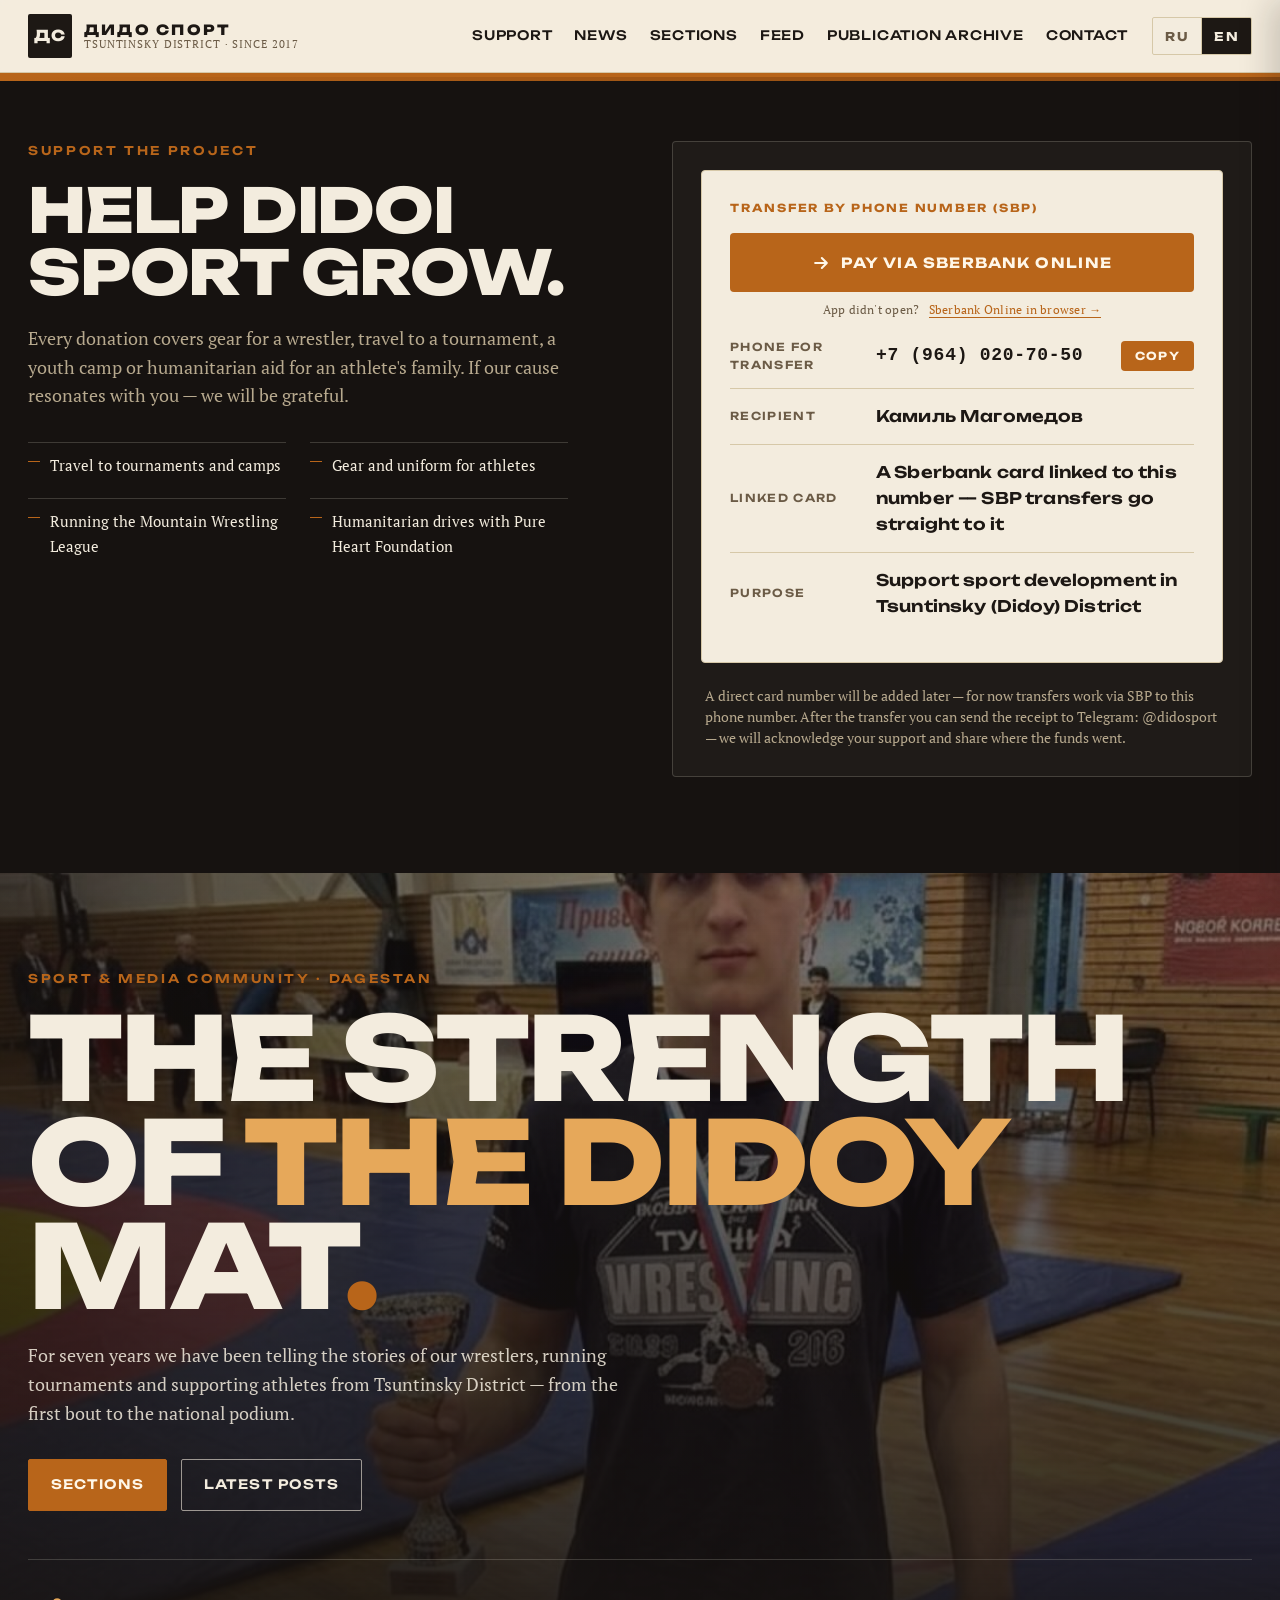
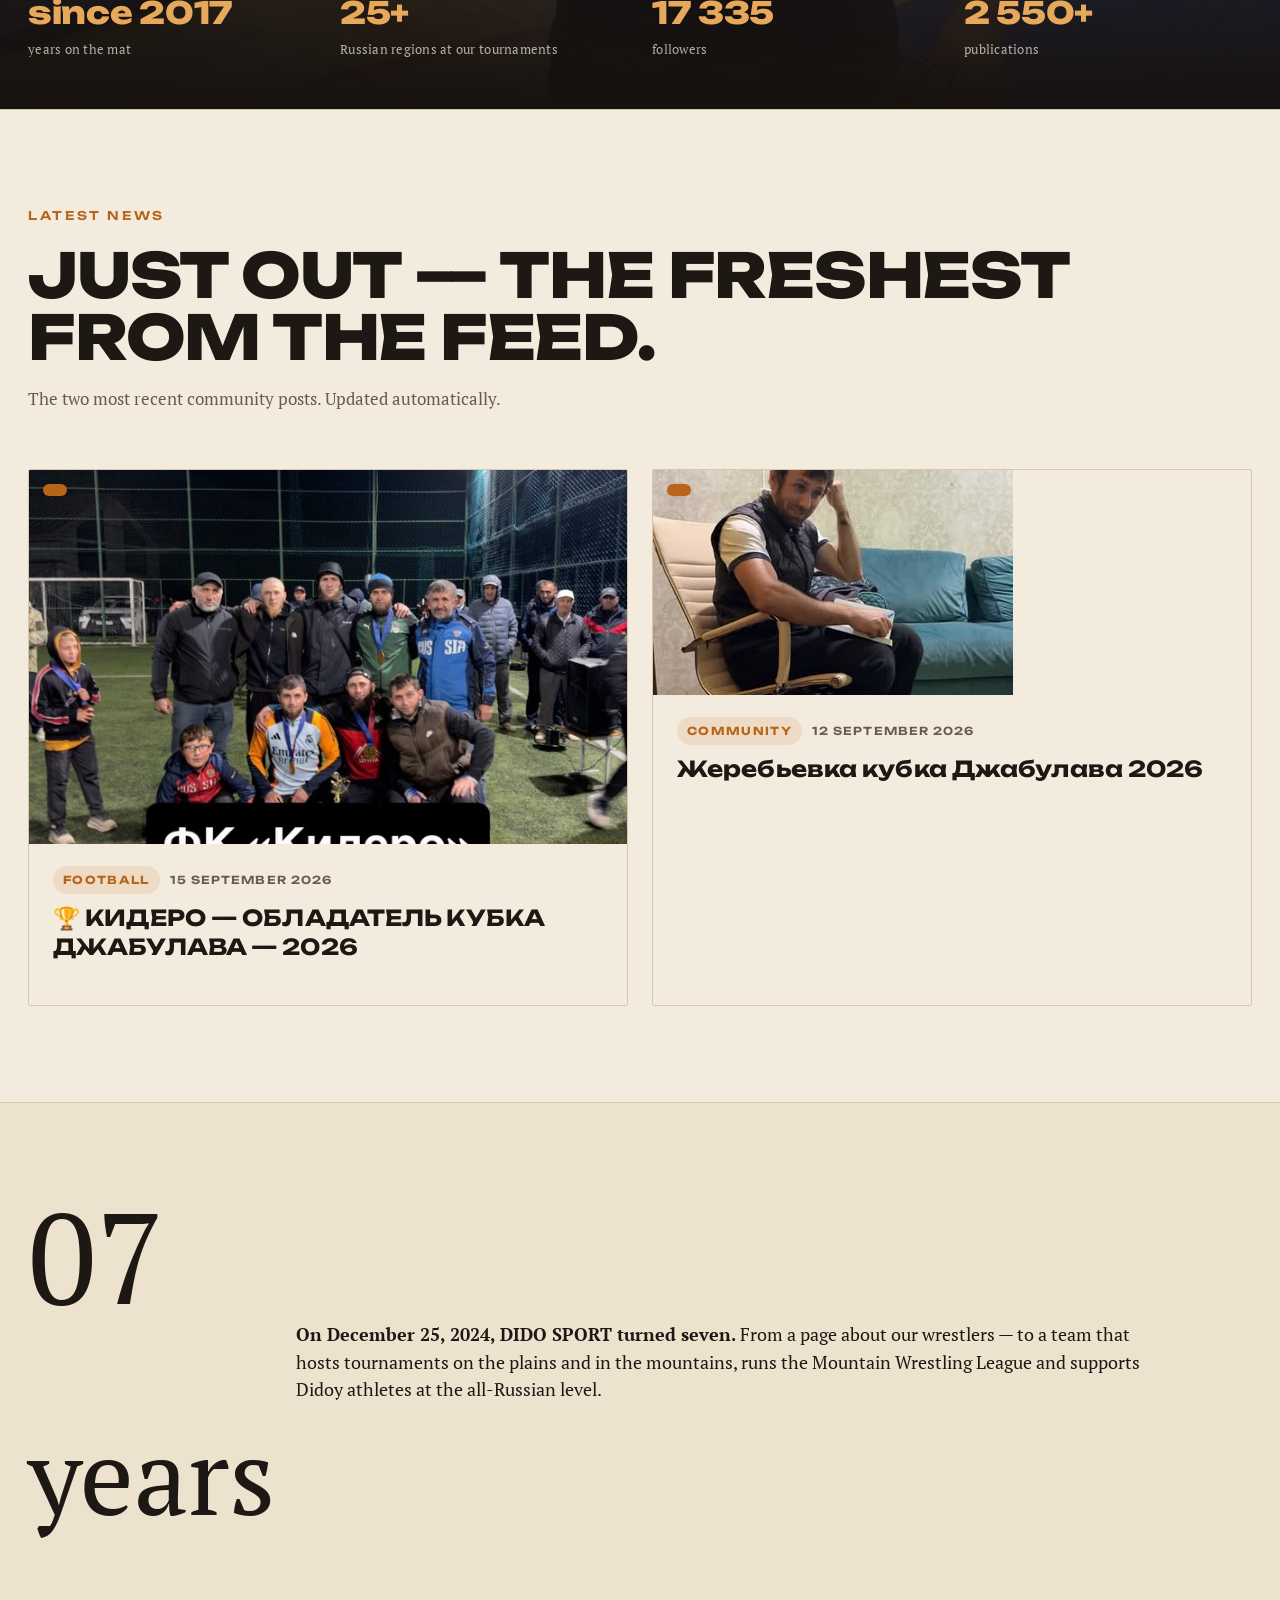
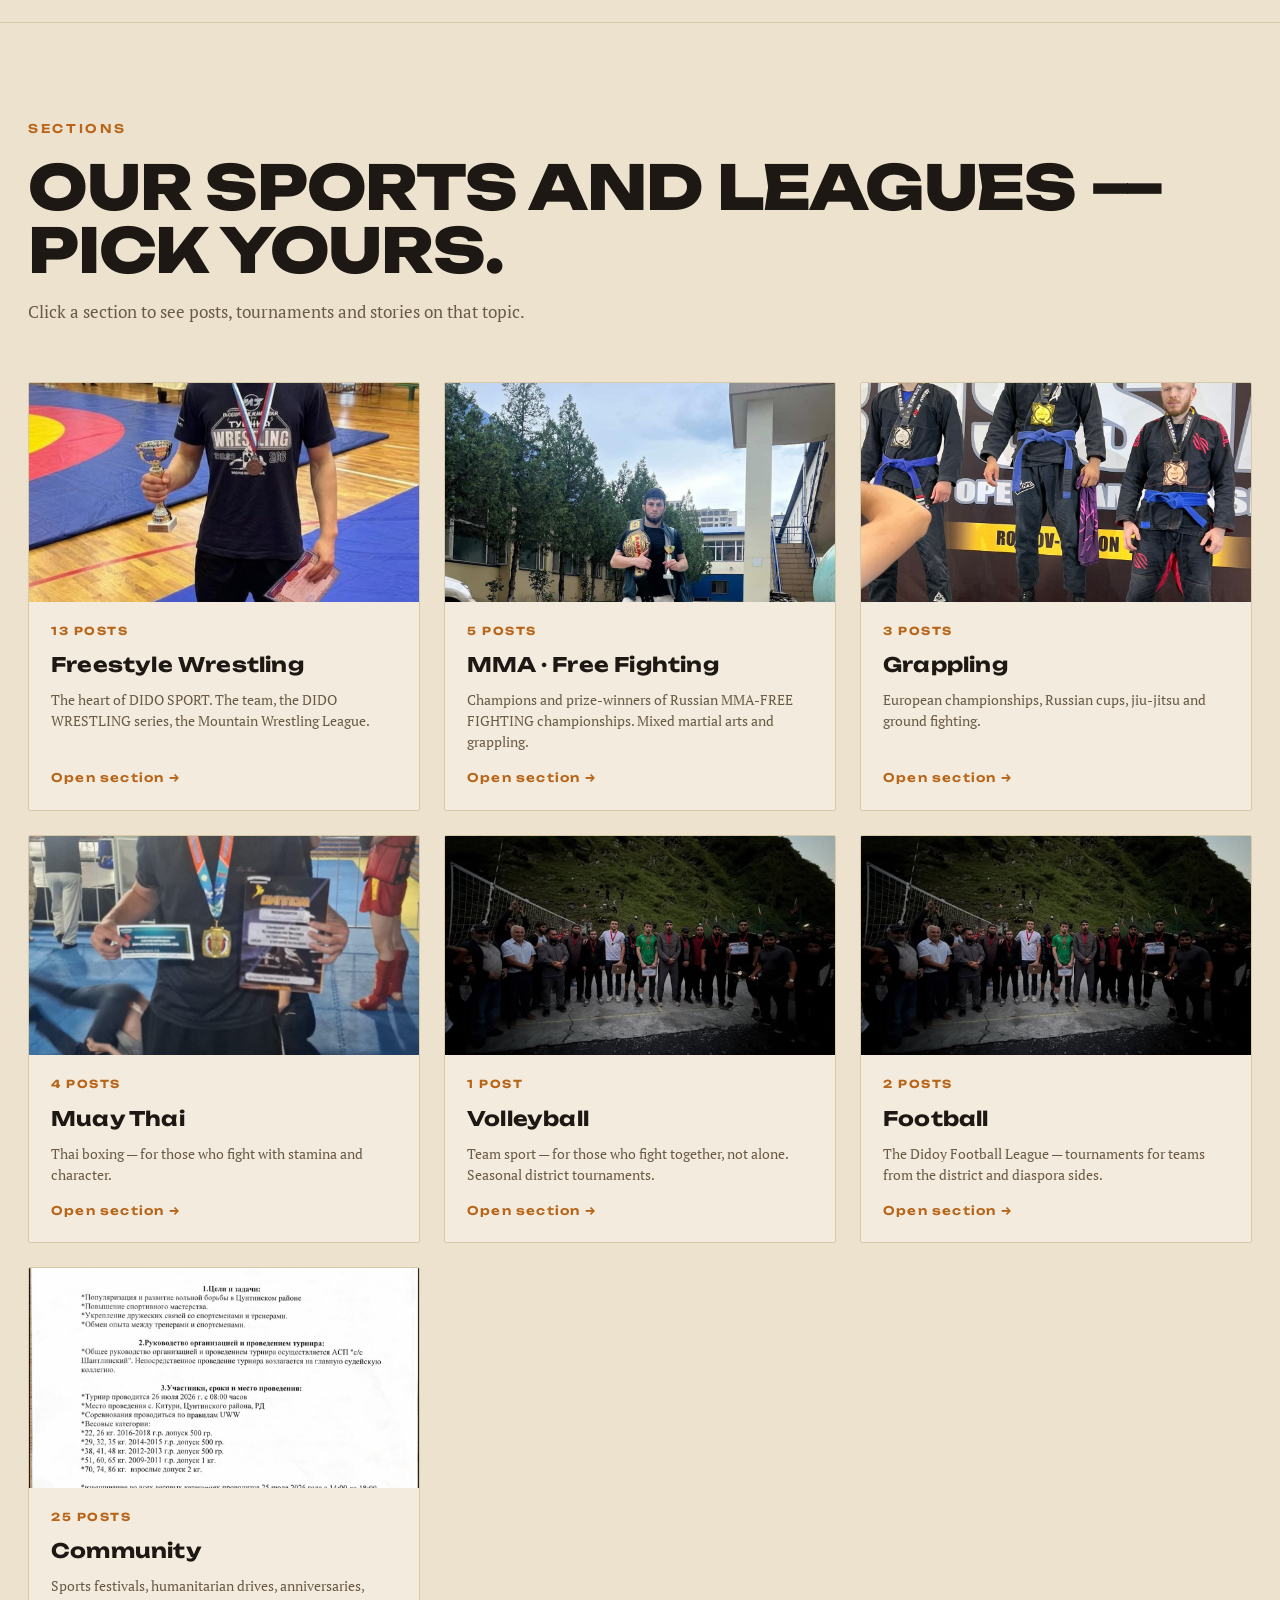
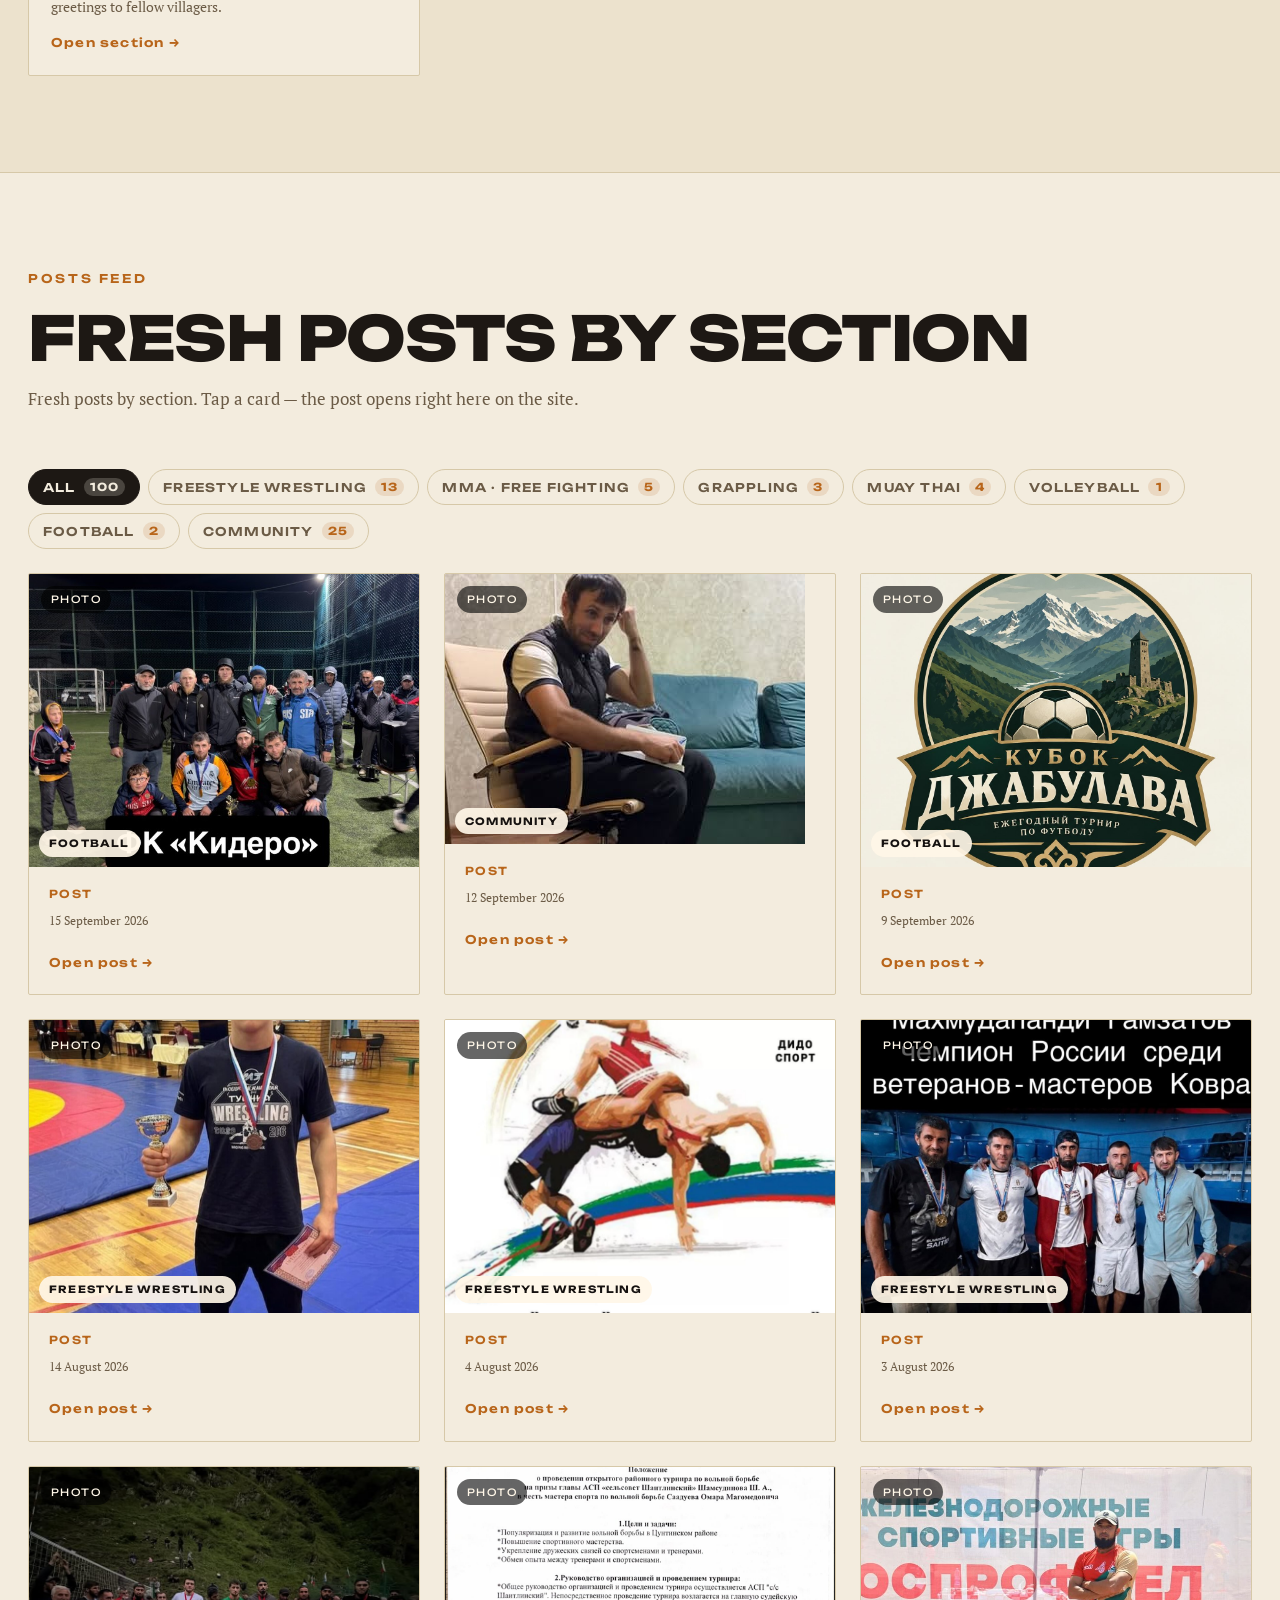
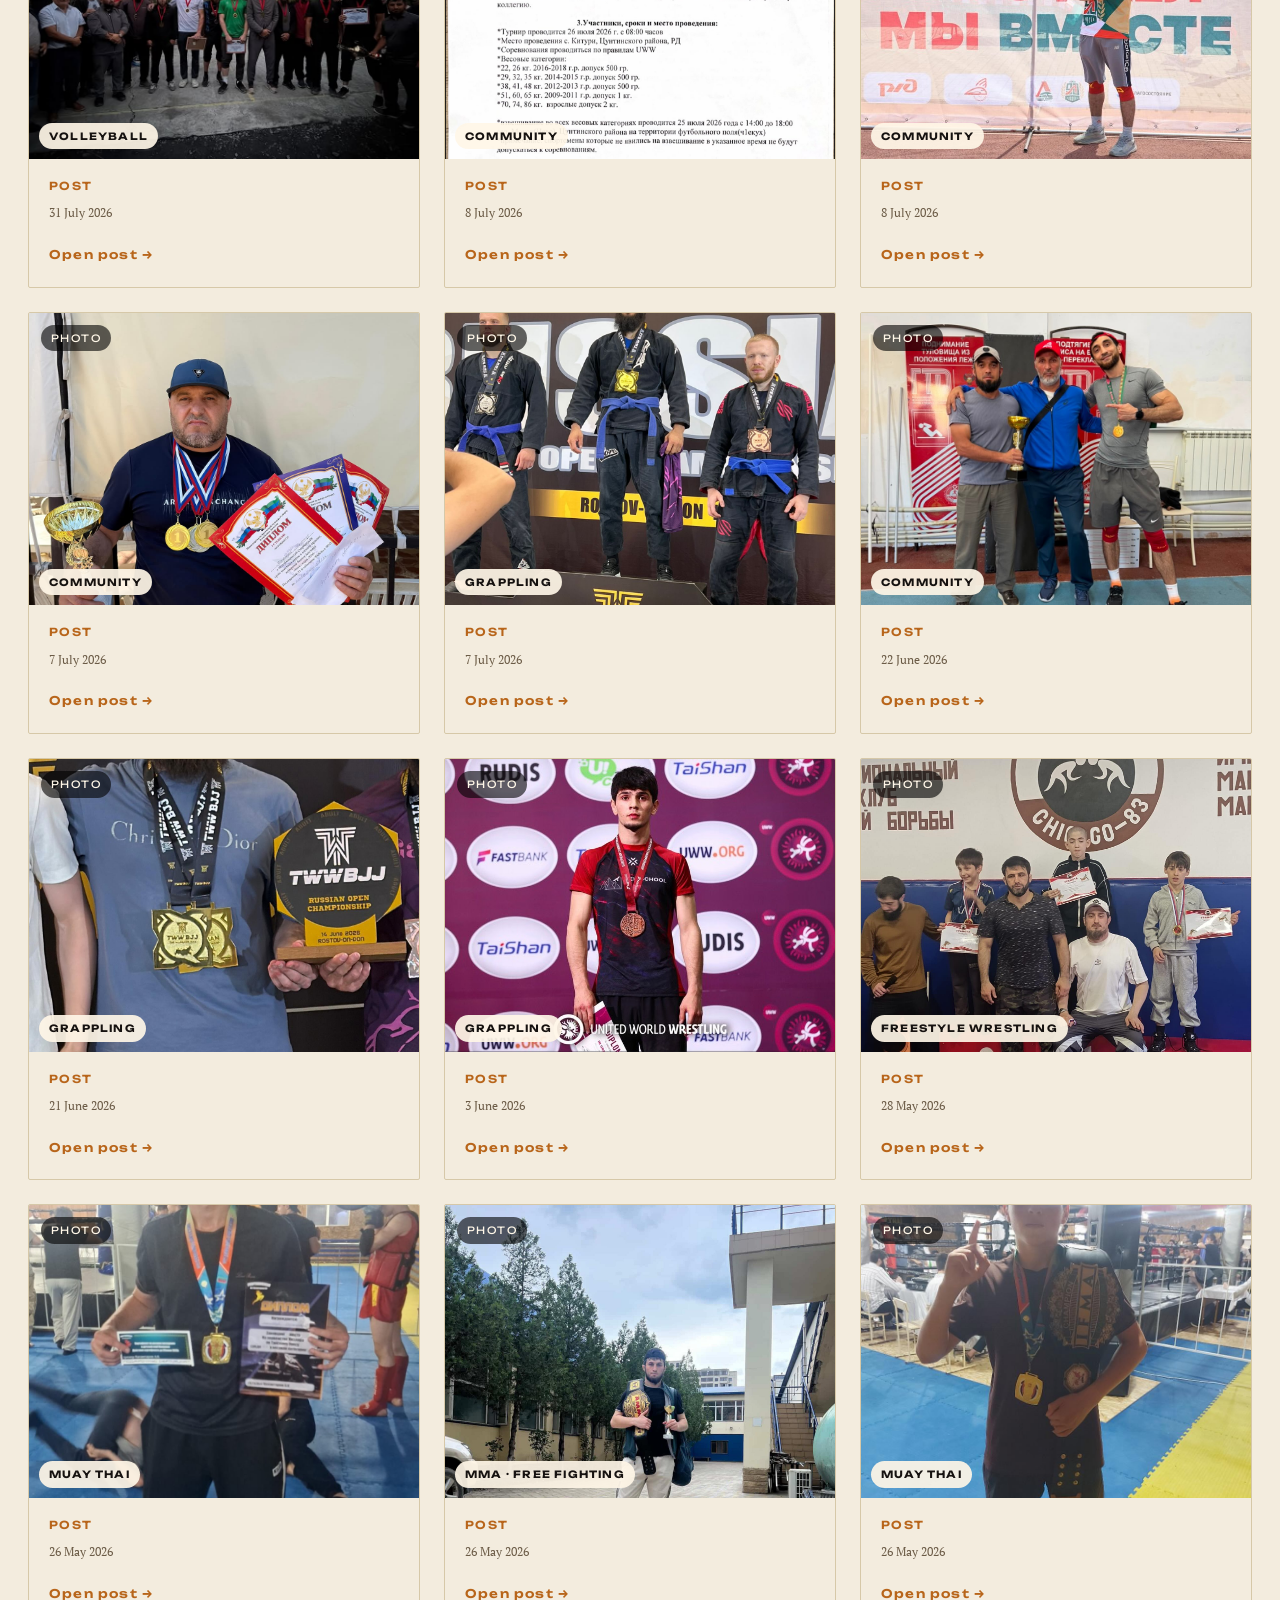
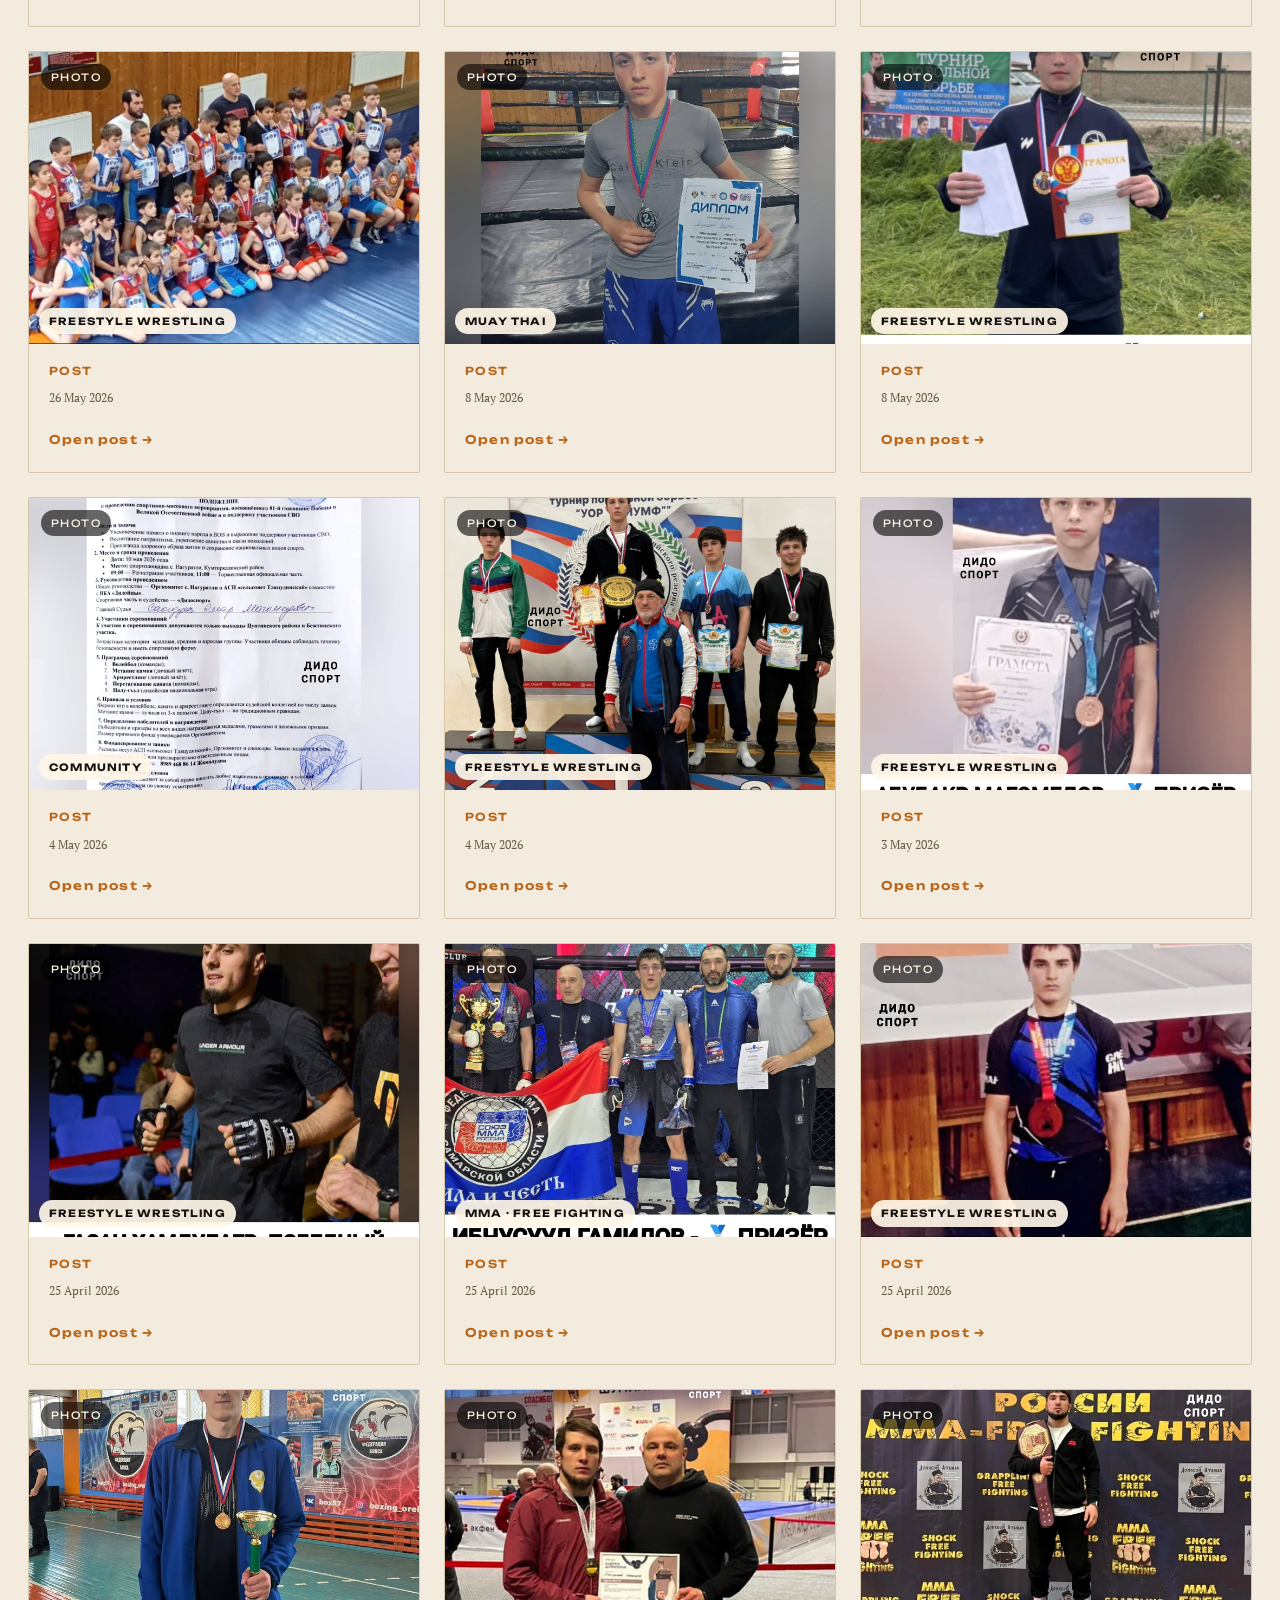
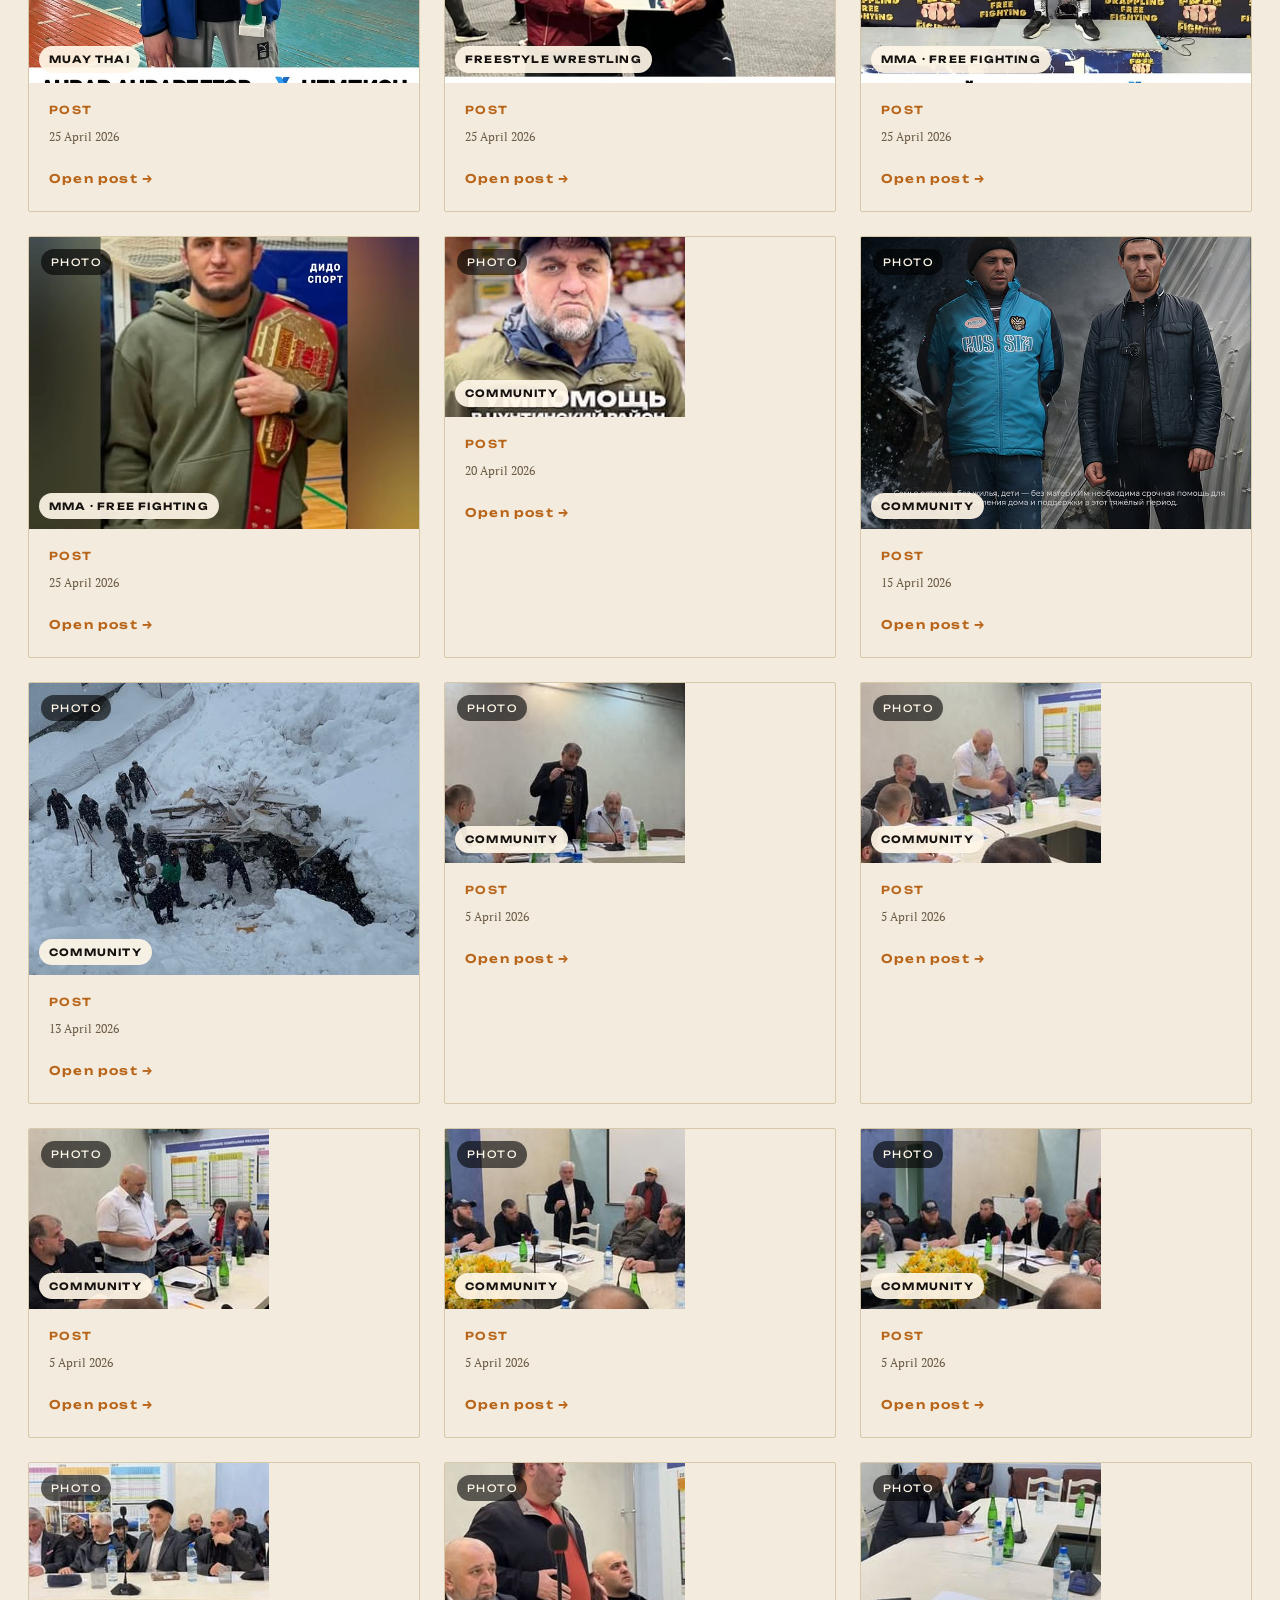
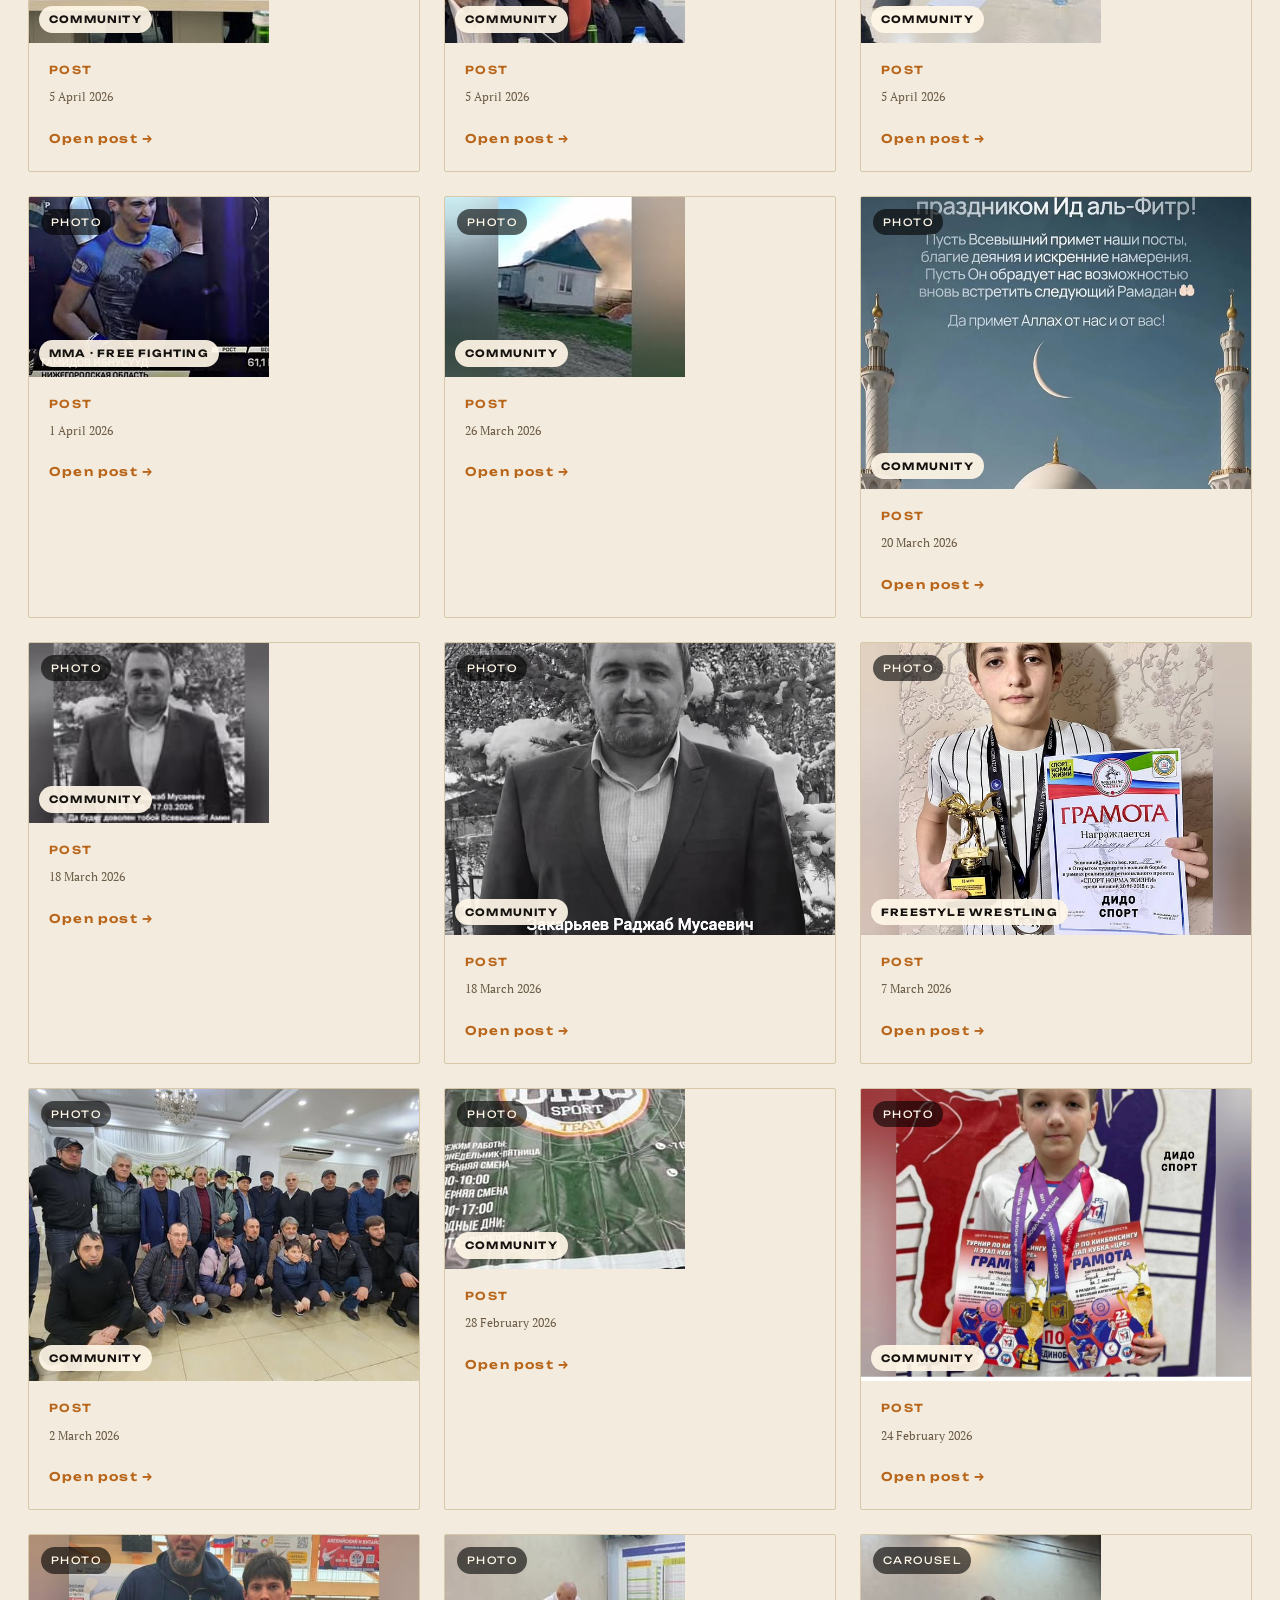
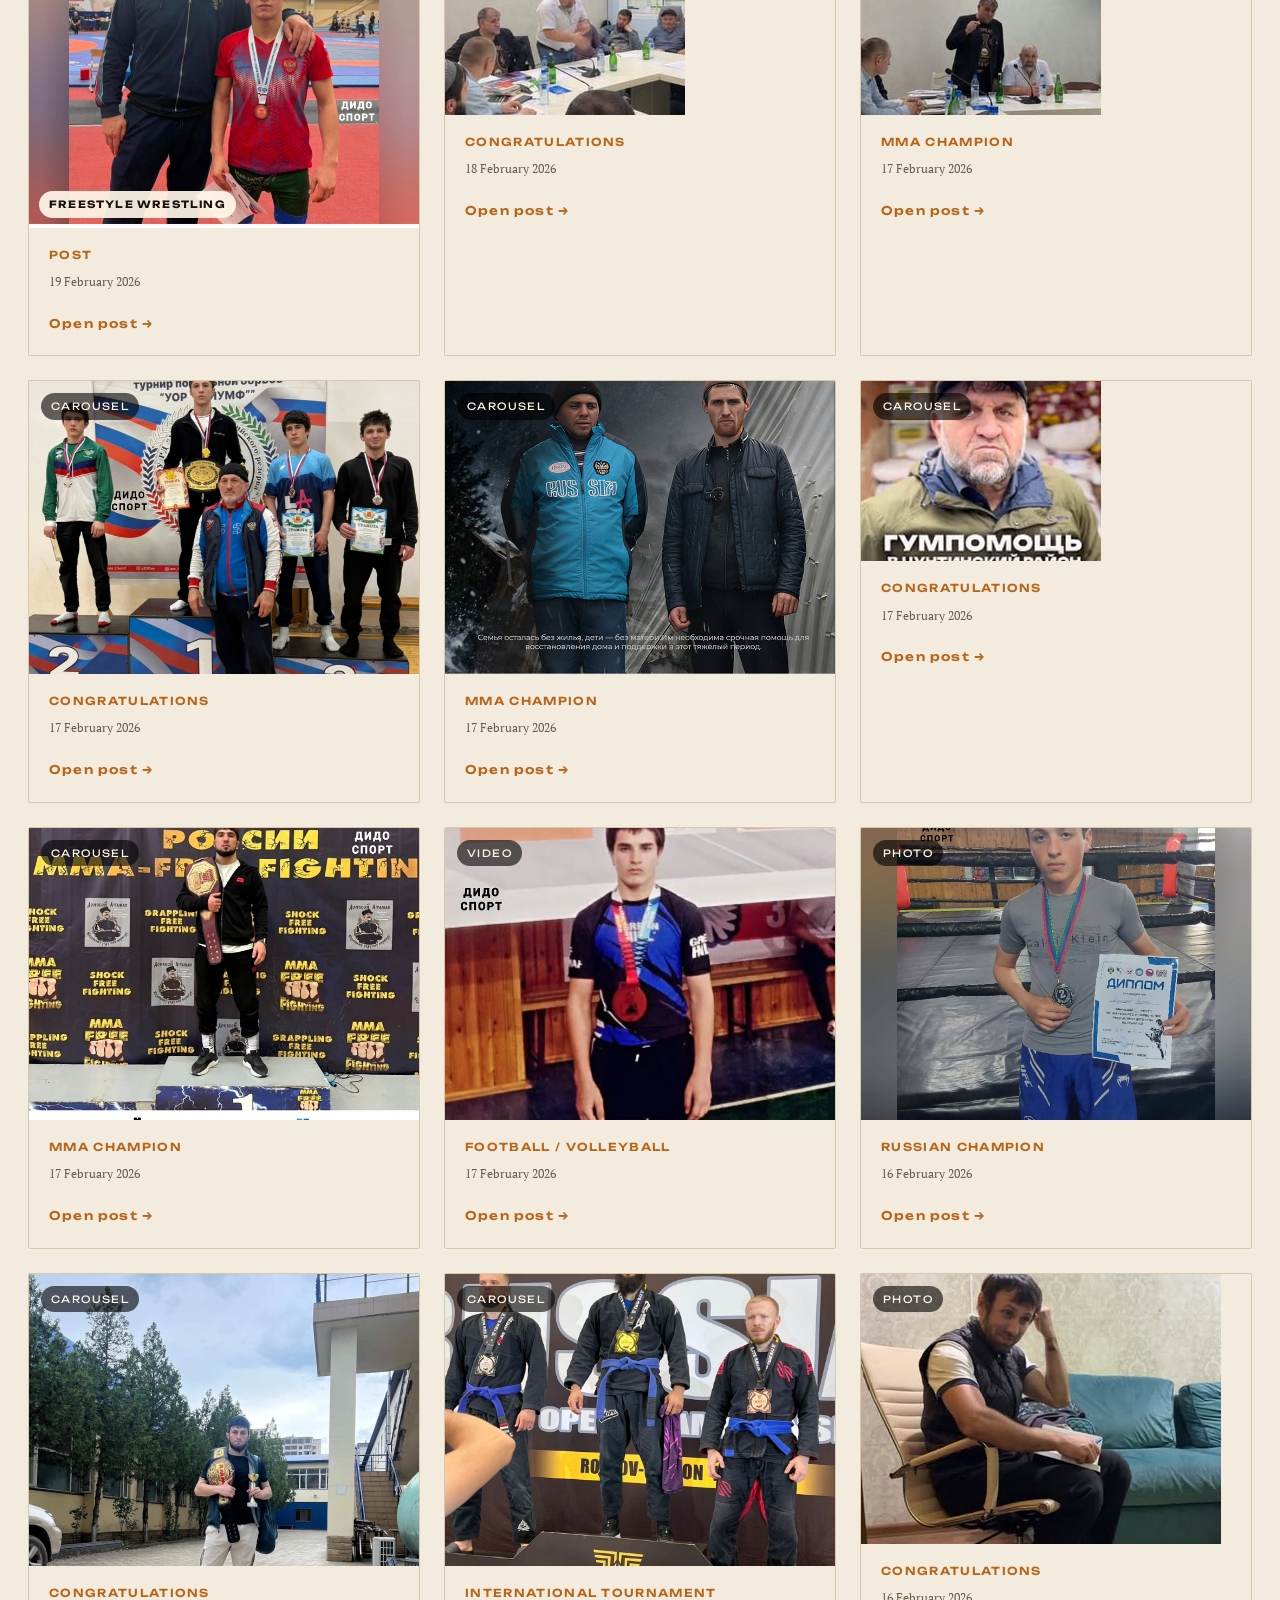
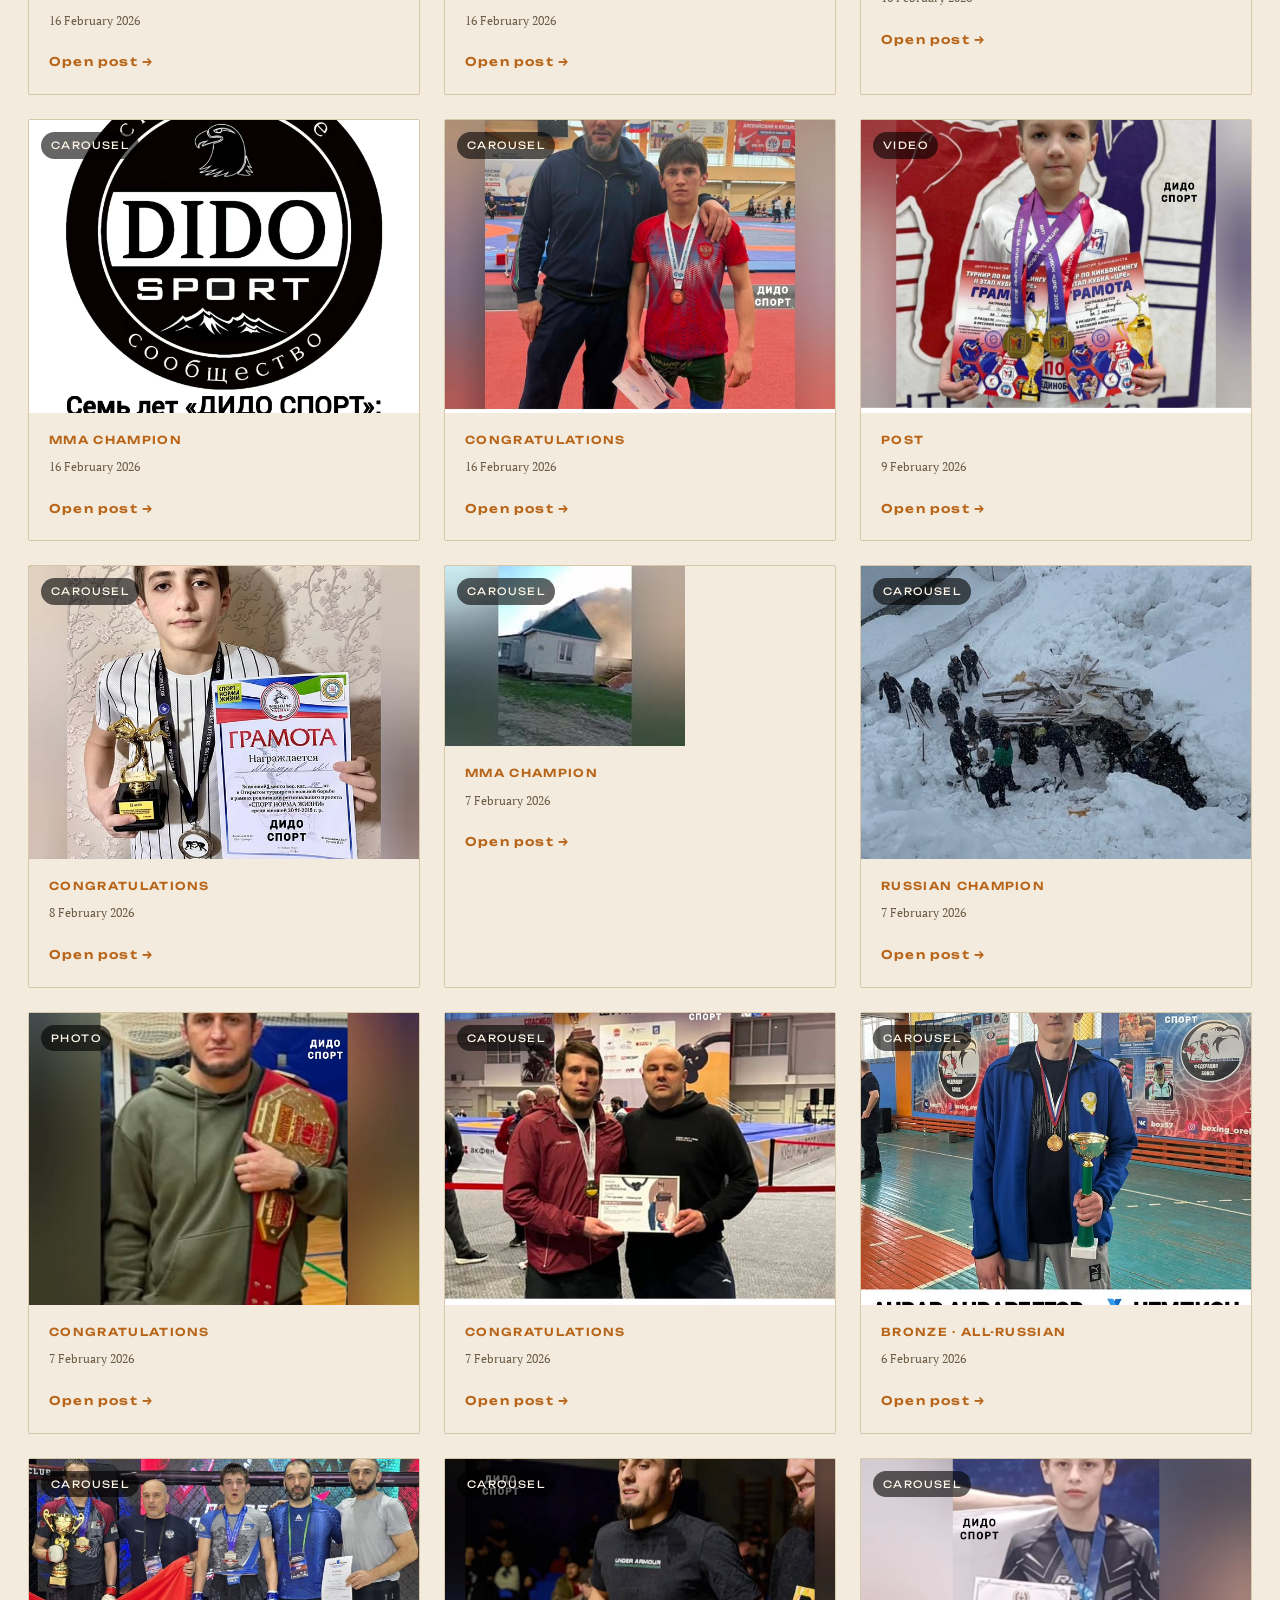
<file: index.html>
<!doctype html>
<html lang="ru">
<head>
<meta charset="utf-8">
<meta name="viewport" content="width=device-width,initial-scale=1,viewport-fit=cover">

<!-- Primary SEO -->
<title>ДИДО СПОРТ — спортивное сообщество Цунтинского района · Дидойский спорт в Дагестане</title>
<meta name="title" content="ДИДО СПОРТ — спортивное сообщество Цунтинского (Дидойского) района Дагестана">
<meta name="description" content="ДИДО СПОРТ — спортивно-информационное сообщество Дидойского района, Республика Дагестан. Вольная борьба, ММА, муай-тай, футбол, волейбол, регби, смешанные единоборства. Новости дагестанских борцов, турниры, истории атлетов, Дидойские Вести. Спорт для дидойцев и цунтинцев с 2017 года.">
<meta name="keywords" content="спорт, дидоспорт, дидойцы, Дидо, спортивные новости, Дидойские Вести, дидоэтия, Дагестан, республика Дагестан, цунтинский район, Дидойский район, спортсмены, дагестанцы, вольная борьба, футбол, воллейбол, регби, смешанные единоборства, муай-тай, дагестанские борцы, борец, Хабиб Нурмагомедов, Ислам Махачев, цези, орёл, Даг, РД, новости РД, спортивное питание, спортивное сообщество, борьба, MMA, free fighting, Цунта, Бежта, Хупри, Шаитли">
<meta name="author" content="ДИДО СПОРТ">
<meta name="robots" content="index, follow, max-image-preview:large, max-snippet:-1, max-video-preview:-1">
<meta name="googlebot" content="index, follow">
<meta name="yandex" content="index, follow">
<!-- Yandex Autoplacement 20092000 -->
<script>window.yaContextCb=window.yaContextCb||[]</script>
<script src="https://yandex.ru/ads/system/context.js" async></script>
<script data-page-id="20092000" src="https://yandex.ru/ads/system/ap-loader.js" async></script>

<meta name="language" content="Russian">
<meta name="geo.region" content="RU-DA">
<meta name="geo.placename" content="Цунтинский район, Республика Дагестан">
<meta name="geo.position" content="42.26297;45.90168">
<meta name="ICBM" content="42.26297, 45.90168">
<meta name="theme-color" content="#1a1814">

<!-- Open Graph -->
<meta property="og:type" content="website">
<meta property="og:url" content="https://www.didosport05.ru/">
<meta property="og:title" content="ДИДО СПОРТ — спортивное сообщество Дидойского района Дагестана">
<meta property="og:description" content="Спортивные новости дидойцев: вольная борьба, ММА, муай-тай, футбол, волейбол, регби. Турниры, истории атлетов, Дидойские Вести. Цунтинский район, Дагестан.">
<meta property="og:image" content="https://www.didosport05.ru/instagram/feed/3963611940679775614_6801557018-10.jpg">
<meta property="og:locale" content="ru_RU">
<meta property="og:locale:alternate" content="en_US">
<meta property="og:site_name" content="ДИДО СПОРТ">

<!-- Twitter Card -->
<meta name="twitter:card" content="summary_large_image">
<meta name="twitter:title" content="ДИДО СПОРТ — спортивное сообщество Дидойского района Дагестана">
<meta name="twitter:description" content="Спортивные новости дидойцев: вольная борьба, ММА, муай-тай, футбол, волейбол, регби. Дидойские Вести.">
<meta name="twitter:image" content="https://www.didosport05.ru/instagram/feed/3963611940679775614_6801557018-10.jpg">

<!-- Verification placeholders (set up later) -->
<meta name="yandex-verification" content="3475c1c5858cd41a">
<meta name="google-site-verification" content="google871089d7b8849f46">

<link rel="canonical" href="https://www.didosport05.ru/">
<link rel="alternate" hreflang="ru" href="https://www.didosport05.ru/">
<link rel="alternate" hreflang="en" href="https://www.didosport05.ru/?lang=en">
<link rel="alternate" hreflang="x-default" href="https://www.didosport05.ru/">

<!-- Schema.org JSON-LD -->
<script type="application/ld+json">
{
  "@context": "https://schema.org",
  "@graph": [
    {
      "@type": "Organization",
      "@id": "https://www.didosport05.ru/#organization",
      "name": "ДИДО СПОРТ",
      "alternateName": ["DIDO SPORT", "Дидоспорт", "Дидойские Вести"],
      "url": "https://www.didosport05.ru/",
      "logo": "https://www.didosport05.ru/instagram/feed/3963611940679775614_6801557018-10.jpg",
      "description": "Спортивно-информационное сообщество Цунтинского (Дидойского) района Республики Дагестан. Спорт, борьба, единоборства, турниры, истории атлетов.",
      "foundingDate": "2017-12-25",
      "areaServed": [
        {"@type": "Place", "name": "Цунтинский район, Республика Дагестан, Россия"},
        {"@type": "Place", "name": "Дидойский район"},
        {"@type": "Place", "name": "Республика Дагестан"}
      ],
      "knowsAbout": [
        "Вольная борьба",
        "MMA",
        "Free Fighting",
        "Муай-тай",
        "Грэпплинг",
        "Футбол",
        "Волейбол",
        "Регби",
        "Смешанные единоборства",
        "Дагестанские борцы"
      ],
      "sameAs": [
        "https://t.me/didosport",
        "https://m.vk.ru/didosport"
      ],
      "contactPoint": [{
        "@type": "ContactPoint",
        "telephone": "+7-964-020-70-50",
        "contactType": "donation support",
        "availableLanguage": ["Russian"]
      }]
    },
    {
      "@type": "WebSite",
      "@id": "https://www.didosport05.ru/#website",
      "url": "https://www.didosport05.ru/",
      "name": "ДИДО СПОРТ",
      "inLanguage": ["ru-RU", "en-US"],
      "publisher": {"@id": "https://www.didosport05.ru/#organization"},
      "potentialAction": {
        "@type": "DonateAction",
        "target": "https://www.didosport05.ru/#help",
        "recipient": {"@id": "https://www.didosport05.ru/#organization"}
      }
    },
    {
      "@type": "SportsOrganization",
      "@id": "https://www.didosport05.ru/#sports",
      "name": "ДИДО СПОРТ",
      "sport": [
        "Вольная борьба",
        "MMA",
        "Free Fighting",
        "Муай-тай",
        "Грэпплинг",
        "Футбол",
        "Волейбол",
        "Регби"
      ],
      "location": {
        "@type": "Place",
        "name": "Цунтинский район, Республика Дагестан",
        "geo": {"@type": "GeoCoordinates", "latitude": 42.26297, "longitude": 45.90168}
      },
      "memberOf": {"@id": "https://www.didosport05.ru/#organization"}
    },
    {
      "@type": "Place",
      "@id": "https://www.didosport05.ru/#place",
      "name": "Цунтинский (Дидойский) район",
      "alternateName": ["Дидойский район", "Tsuntinsky District", "Цунтинский район"],
      "address": {
        "@type": "PostalAddress",
        "addressRegion": "Республика Дагестан",
        "addressCountry": "RU"
      },
      "geo": {"@type": "GeoCoordinates", "latitude": 42.26297, "longitude": 45.90168}
    },
    {
      "@type": "FAQPage",
      "mainEntity": [
        {
          "@type": "Question",
          "name": "Что такое ДИДО СПОРТ?",
          "acceptedAnswer": {
            "@type": "Answer",
            "text": "ДИДО СПОРТ — это спортивно-информационное сообщество Цунтинского (Дидойского) района Республики Дагестан, основанное 25 декабря 2017 года. Мы рассказываем о победах дагестанских борцов из дидойцев, организуем турниры по вольной борьбе, Горную Борцовскую Лигу, поддерживаем молодых атлетов."
          }
        },
        {
          "@type": "Question",
          "name": "Какими видами спорта занимается сообщество?",
          "acceptedAnswer": {
            "@type": "Answer",
            "text": "Вольная борьба, MMA · Free Fighting, грэпплинг, муай-тай, футбол, волейбол, регби, смешанные единоборства, джиу-джитсу. Также проводим гуманитарные сборы с фондом «Чистое Сердце»."
          }
        },
        {
          "@type": "Question",
          "name": "Как поддержать дидойский спорт?",
          "acceptedAnswer": {
            "@type": "Answer",
            "text": "Перевод по СБП на номер +7 (964) 020-70-50 (получатель Камиль Магомедов, карта Сбера). Назначение платежа: поддержка развития спорта в Цунтинском (Дидойском) районе."
          }
        },
        {
          "@type": "Question",
          "name": "Где находится Дидойский район?",
          "acceptedAnswer": {
            "@type": "Answer",
            "text": "Цунтинский (Дидойский) район расположен в Республике Дагестан, Россия. Координаты: 42.26297, 45.90168. Район известен своими традициями вольной борьбы и горных видов спорта."
          }
        }
      ]
    }
  ]
}
</script>

<!-- Yandex.Metrika counter — replace ID after registration at metrika.yandex.com -->
<script type="text/javascript">
  (function(m,e,t,r,i,k,a){m[i]=m[i]||function(){(m[i].a=m[i].a||[]).push(arguments)};
  m[i].l=1*new Date();
  for (var j = 0; j < document.scripts.length; j++) {if (document.scripts[j].src === r) { return; }}
  k=e.createElement(t),a=e.getElementsByTagName(t)[0],k.async=1,k.src=r,a.parentNode.insertBefore(k,a)})
  (window, document, "script", "https://mc.yandex.ru/metrika/tag.js", "ym");

  // ym(XXXXXXXX, "init", { clickmap:true, trackLinks:true, accurateTrackBounce:true });
</script>
<noscript><div><img src="https://mc.yandex.ru/watch/XXXXXXXX" style="position:absolute; left:-9999px;" alt=""/></div></noscript>
<!-- /Yandex.Metrika counter -->

<link rel="preconnect" href="https://fonts.googleapis.com">
<link rel="preconnect" href="https://fonts.gstatic.com" crossorigin>
<link href="https://fonts.googleapis.com/css2?family=Unbounded:wght@500;700;800&family=PT+Serif:ital,wght@0,400;0,700;1,400&display=swap" rel="stylesheet">
<link rel="stylesheet" href="styles.css">
<script type="application/json" id="dido-summary">{"years":[{"y":"2026","c":95,"m":[{"k":"2026-09","c":2},{"k":"2026-08","c":3},{"k":"2026-07","c":4},{"k":"2026-06","c":3},{"k":"2026-05","c":10},{"k":"2026-04","c":10},{"k":"2026-03","c":6},{"k":"2026-02","c":26},{"k":"2026-01","c":31}]},{"y":"2025","c":307,"m":[{"k":"2025-12","c":27},{"k":"2025-11","c":17},{"k":"2025-10","c":25},{"k":"2025-09","c":15},{"k":"2025-08","c":8},{"k":"2025-07","c":5},{"k":"2025-06","c":21},{"k":"2025-05","c":33},{"k":"2025-04","c":33},{"k":"2025-03","c":8},{"k":"2025-02","c":58},{"k":"2025-01","c":57}]},{"y":"2024","c":296,"m":[{"k":"2024-12","c":55},{"k":"2024-11","c":34},{"k":"2024-10","c":43},{"k":"2024-09","c":13},{"k":"2024-08","c":6},{"k":"2024-07","c":10},{"k":"2024-06","c":1},{"k":"2024-05","c":23},{"k":"2024-04","c":17},{"k":"2024-03","c":32},{"k":"2024-02","c":36},{"k":"2024-01","c":26}]},{"y":"2023","c":164,"m":[{"k":"2023-12","c":35},{"k":"2023-11","c":19},{"k":"2023-10","c":43},{"k":"2023-09","c":11},{"k":"2023-08","c":5},{"k":"2023-07","c":20},{"k":"2023-06","c":21},{"k":"2023-05","c":7},{"k":"2023-04","c":1},{"k":"2023-01","c":2}]},{"y":"2022","c":127,"m":[{"k":"2022-12","c":2},{"k":"2022-11","c":5},{"k":"2022-10","c":5},{"k":"2022-09","c":3},{"k":"2022-08","c":8},{"k":"2022-07","c":7},{"k":"2022-06","c":10},{"k":"2022-05","c":20},{"k":"2022-03","c":6},{"k":"2022-02","c":34},{"k":"2022-01","c":27}]},{"y":"2021","c":352,"m":[{"k":"2021-12","c":43},{"k":"2021-11","c":9},{"k":"2021-10","c":20},{"k":"2021-09","c":20},{"k":"2021-08","c":16},{"k":"2021-07","c":23},{"k":"2021-06","c":40},{"k":"2021-05","c":39},{"k":"2021-04","c":45},{"k":"2021-03","c":51},{"k":"2021-02","c":32},{"k":"2021-01","c":14}]},{"y":"2020","c":285,"m":[{"k":"2020-12","c":27},{"k":"2020-11","c":26},{"k":"2020-10","c":17},{"k":"2020-09","c":24},{"k":"2020-08","c":26},{"k":"2020-07","c":20},{"k":"2020-06","c":4},{"k":"2020-05","c":2},{"k":"2020-04","c":14},{"k":"2020-03","c":36},{"k":"2020-02","c":46},{"k":"2020-01","c":43}]},{"y":"2019","c":488,"m":[{"k":"2019-12","c":67},{"k":"2019-11","c":30},{"k":"2019-10","c":35},{"k":"2019-09","c":38},{"k":"2019-08","c":19},{"k":"2019-07","c":16},{"k":"2019-06","c":38},{"k":"2019-05","c":40},{"k":"2019-04","c":55},{"k":"2019-03","c":58},{"k":"2019-02","c":56},{"k":"2019-01","c":36}]},{"y":"2018","c":363,"m":[{"k":"2018-12","c":56},{"k":"2018-11","c":64},{"k":"2018-10","c":70},{"k":"2018-09","c":35},{"k":"2018-08","c":25},{"k":"2018-07","c":24},{"k":"2018-06","c":23},{"k":"2018-05","c":33},{"k":"2018-04","c":8},{"k":"2018-03","c":10},{"k":"2018-02","c":9},{"k":"2018-01","c":6}]},{"y":"2017","c":5,"m":[{"k":"2017-12","c":5}]}]}</script>
</head>
<body>

<a class="skip" href="#main" data-i18n="skip">К содержимому</a>

<header class="topbar">
  <div class="topbar__inner">
    <a class="brand" href="#main">
      <span class="brand__mark">ДС</span>
      <span class="brand__words">
        <span class="brand__line1">ДИДО СПОРТ</span>
        <span class="brand__line2" data-i18n="brand_sub">Цунтинский район · с 2017</span>
      </span>
    </a>
    <nav class="nav" aria-label="Главная навигация" id="primary-nav">
      <a href="#help" data-i18n="nav_help">Помочь</a>
      <a href="#latest" data-i18n="nav_latest">Новости</a>
      <a href="#sections" data-i18n="nav_sections">Разделы</a>
      <a href="#feed" data-i18n="nav_feed">Лента</a>
      <a href="archive.html" data-i18n="archive_kicker">Архив</a>
      <a href="#contact" data-i18n="nav_contact">Связаться</a>
    </nav>
    <div class="lang-switch" role="group" aria-label="Language">
      <button type="button" class="lang-btn is-active" data-lang="ru" aria-pressed="true">RU</button>
      <button type="button" class="lang-btn" data-lang="en" aria-pressed="false">EN</button>
    </div>
    <button type="button" class="hamburger" id="hamburger" aria-label="Меню" aria-expanded="false" aria-controls="mobile-nav">
      <span></span><span></span><span></span>
    </button>
  </div>
</header>

<div class="mobile-nav-backdrop" id="mobile-nav-backdrop" hidden></div>
<aside class="mobile-nav" id="mobile-nav" aria-hidden="true">
  <div class="mobile-nav__header">
    <span class="mobile-nav__title">Меню</span>
    <button type="button" class="mobile-nav__close" id="mobile-nav-close" aria-label="Закрыть">×</button>
  </div>
  <nav class="mobile-nav__list" aria-label="Главная навигация">
    <a href="#help" data-i18n="nav_help">Помочь</a>
    <a href="#latest" data-i18n="nav_latest">Новости</a>
    <a href="#sections" data-i18n="nav_sections">Разделы</a>
    <a href="#feed" data-i18n="nav_feed">Лента</a>
    <details class="nav-archive nav-archive--mobile" id="navArchiveMobile">
      <summary data-i18n="archive_kicker">Архив</summary>
      <div class="nav-archive__years"></div>
    </details>
    <a href="#contact" data-i18n="nav_contact">Связаться</a>
  </nav>
  <div class="mobile-nav__lang" role="group" aria-label="Language">
    <button type="button" class="lang-btn is-active" data-lang="ru" aria-pressed="true">RU</button>
    <button type="button" class="lang-btn" data-lang="en" aria-pressed="false">EN</button>
  </div>
</aside>

<main id="main">

<!-- HELP (top of page - most prominent) -->
<section id="help" class="help help--top">
  <div class="help__inner">
    <div class="help__lead">
      <p class="kicker" data-i18n="help_kicker">Помочь проекту</p>
      <h2 class="h2" data-i18n="help_h2">Поддержите дидойский спорт.</h2>
      <p class="lede" data-i18n="help_lead">
        Каждое пожертвование — это экипировка для борца, поездка на турнир,
        детский лагерь или гуманитарная помощь семье спортсмена.
        Если вам близки наши цели — будем благодарны.
      </p>
      <ul class="help__uses" data-i18n-parent="true">
        <li data-i18n="help_use_1">Поездки на турниры и сборы</li>
        <li data-i18n="help_use_2">Экипировка и форма для атлетов</li>
        <li data-i18n="help_use_3">Организация Горной Борцовской Лиги</li>
        <li data-i18n="help_use_4">Гуманитарные сборы совместно с «Чистым Сердцем»</li>
      </ul>
    </div>

    <div class="help__panel">
      <div class="help__card">
        <p class="help__label" data-i18n="help_card_l">Перевод по номеру телефона (СБП)</p>

        <a class="help__pay-btn" id="help-pay-btn" href="https://online.sberbank.ru/CSAFront/payment.do?templateId=transferByPhone" target="_blank" rel="noopener">
          <svg width="20" height="20" viewBox="0 0 24 24" fill="none" aria-hidden="true"><path d="M5 12h14M13 6l6 6-6 6" stroke="currentColor" stroke-width="2.5" stroke-linecap="round" stroke-linejoin="round"/></svg>
          <span data-i18n="help_pay">Перевести в Сбербанк Онлайн</span>
        </a>
        <p class="help__pay-alt">
          <span data-i18n="help_pay_alt_desktop">Не открылось приложение?</span>
          <a href="https://online.sberbank.ru/" target="_blank" rel="noopener" data-i18n="help_pay_alt_web">Сбербанк Онлайн в браузере →</a>
        </p>

        <div class="help__row">
          <span class="help__key" data-i18n="help_card_phone_l">Телефон для перевода</span>
          <span class="help__val help__val--mono" id="help-phone">+7 (964) 020-70-50</span>
          <button type="button" class="help__copy" data-copy="+79995110902" aria-label="Скопировать номер телефона">
            <span data-i18n="help_copy">Скопировать</span>
          </button>
        </div>
        <div class="help__row">
          <span class="help__key" data-i18n="help_card_recv_l">Получатель</span>
          <span class="help__val">Камиль Магомедов</span>
        </div>
        <div class="help__row">
          <span class="help__key" data-i18n="help_card_card_l">Привязан к карте</span>
          <span class="help__val" data-i18n="help_card_card_v">Карта Сбера, привязанная к этому номеру — перевод по СБП идёт прямо на неё</span>
        </div>
        <div class="help__row">
          <span class="help__key" data-i18n="help_card_purpose_l">Назначение</span>
          <span class="help__val" data-i18n="help_card_purpose_v">Поддержка развития спорта в Цунтинском (Дидойском) районе</span>
        </div>
      </div>

      <p class="help__hint" data-i18n="help_hint">
        Номер карты для прямого перевода добавим позже — пока работает перевод
        по СБП на этот номер. После перевода можно прислать чек в Телеграм:
        <a href="https://t.me/didosport" target="_blank" rel="noopener">@didosport</a>
        — отметим ваше участие и расскажем, на что пошли средства.
      </p>
    </div>
  </div>
</section>

<!-- HERO -->
<section class="hero">
  <div class="hero__media" aria-hidden="true">
    <img src="instagram/feed/3963611940679775614_6801557018-10.jpg" alt="" loading="eager" fetchpriority="high">
    <div class="hero__veil"></div>
  </div>
  <div class="hero__copy">
    <p class="kicker" data-i18n="hero_kicker">Спортивно-информационное сообщество · Дагестан</p>
    <h1 class="display">
      <span data-i18n="hero_title_1">Сила</span> <em data-i18n="hero_title_2">дидойского</em><br>
      <span data-i18n="hero_title_3">ковра</span><span class="dot">.</span>
    </h1>
    <p class="lede" data-i18n="hero_lede">
      Семь лет рассказываем о наших борцах, организуем турниры
      и поддерживаем спортсменов Цунтинского района — от первой
      схватки до пьедестала страны.
    </p>
    <div class="hero__cta">
      <a class="btn btn--primary" href="#sections" data-i18n="hero_cta_sections">Разделы сайта</a>
      <a class="btn btn--ghost" href="#feed" data-i18n="hero_cta_feed">Лента публикаций</a>
    </div>
    <dl class="hero__stats">
      <div><dt data-i18n="stat1_v">с 2017</dt><dd data-i18n="stat1_l">года работаем</dd></div>
      <div><dt data-i18n="stat2_v">25+</dt><dd data-i18n="stat2_l">регионов России на наших турнирах</dd></div>
      <div><dt>17 335</dt><dd data-i18n="stat3_l">подписчиков</dd></div>
      <div><dt>2 550+</dt><dd data-i18n="stat4_l">публикаций</dd></div>
    </dl>
  </div>
</section>

<!-- LATEST -->
<section id="latest" class="latest">
  <header class="section-head">
    <p class="kicker" data-i18n="latest_kicker">Последние новости</p>
    <h2 class="h2" data-i18n="latest_h2">Свежее — только что из ленты.</h2>
    <p class="section-head__sub" data-i18n="latest_sub">Две последние публикации сообщества. Обновляется автоматически.</p>
  </header>

  <div class="latest__grid" id="latest-grid">
    <!-- populated by feed.js -->
  </div>

  <div id="latest-empty" class="ig-empty" hidden>
    <p data-i18n="latest_empty_title">Пока нет новых публикаций</p>
    <p data-i18n="latest_empty_sub">Загляни позже или посмотри ленту ниже.</p>
  </div>
</section>

<!-- ABOUT (compact) -->
<section id="about" class="about about--compact">
  <div class="about__inner">
    <div class="about__num">
      <span>07</span>
      <small data-i18n="about_unit">лет</small>
    </div>
    <p class="about__lead" data-i18n="about_lead">
      <strong>25 декабря 2024 года «ДИДО СПОРТ» исполнилось семь лет.</strong>
      От страницы о наших борцах — до команды, которая собирает турниры
      на равнине и в горах, ведёт Горную Борцовскую Лигу и поддерживает
      дидойских спортсменов на всероссийском уровне.
    </p>
  </div>
</section>

<!-- SECTIONS / CATEGORIES -->
<section id="sections" class="sections">
  <header class="section-head">
    <p class="kicker" data-i18n="sec_kicker">Разделы</p>
    <h2 class="h2" data-i18n="sec_h2">Свои направления и лиги — выбери своё.</h2>
    <p class="section-head__sub" data-i18n="sec_sub">Кликните на раздел — увидите публикации, турниры и истории по теме.</p>
  </header>

  <div class="sections__grid" id="sections-grid">
    <!-- populated by feed.js from categories.json -->
  </div>
</section>

<!-- FEED -->
<section id="feed" class="feed">
  <header class="section-head">
    <p class="kicker" data-i18n="feed_kicker">Лента публикаций</p>
    <h2 class="h2" data-i18n="feed_h2">Свежие материалы по разделам</h2>
    <p class="section-head__sub" data-i18n="feed_sub">Свежие публикации по разделам. Нажмите карточку — публикация откроется здесь, на сайте.</p>
  </header>

  <div class="feed__filters" id="feed-filters" role="tablist" aria-label="Фильтр по разделам">
    <!-- populated by feed.js from categories.json -->
  </div>

  <div id="ig-loader" class="ig-loader" aria-live="polite">
    <span class="ig-loader__dot"></span>
    <span class="ig-loader__dot"></span>
    <span class="ig-loader__dot"></span>
    <p data-i18n="feed_loading">Загружаем посты…</p>
  </div>

  <div id="ig-grid" class="ig-grid" hidden></div>

  <div id="ig-empty" class="ig-empty" hidden>
    <p data-i18n="feed_empty_title">В этом разделе пока нет публикаций</p>
    <p data-i18n="feed_empty_sub">Новые посты появятся здесь, как только будут опубликованы.</p>
  </div>
</section>

<!-- CONTACT -->
<section id="contact" class="contact">
  <div class="contact__inner">
    <div class="contact__lead">
      <p class="kicker" data-i18n="ct_kicker">Связаться с нами</p>
      <h2 class="h2" data-i18n="ct_h2">Сообщество открыто для земляков, тренеров и партнёров.</h2>
      <p class="lede" data-i18n="ct_lede">
        Хотите рассказать о спортсмене из района, предложить поддержку
        или пригласить на турнир — пишите. Отвечаем лично.
      </p>

      <form class="contact__form" id="contact-form">
        <label class="contact__field">
          <span data-i18n="ct_f_name">Ваше имя</span>
          <input type="text" name="name" autocomplete="name" placeholder="Адам">
        </label>
        <label class="contact__field">
          <span data-i18n="ct_f_msg">Сообщение</span>
          <textarea name="message" rows="3" placeholder="Здравствуйте! Хочу предложить историю о спортсмене..."></textarea>
        </label>
        <div class="contact__field">
          <span data-i18n="ct_f_files">Фото и видео</span>
          <label class="contact__drop" id="dropZone">
            <input type="file" id="fileInput" multiple accept="image/*,video/*" hidden>
            <span class="contact__drop-icon" aria-hidden="true">
              <svg viewBox="0 0 24 24" width="32" height="32" fill="none" stroke="currentColor" stroke-width="1.6"><path d="M12 16V4m0 0l-4 4m4-4l4 4"/><path d="M4 16v3a1 1 0 0 0 1 1h14a1 1 0 0 0 1-1v-3"/></svg>
            </span>
            <span class="contact__drop-hint" data-i18n="ct_f_drop">Нажмите или перетащите фото и видео</span>
            <span class="contact__drop-meta" data-i18n="ct_f_drop_meta">До 10 файлов · JPG, PNG, MP4 · до 50 МБ каждый</span>
          </label>
          <div class="contact__previews" id="previews" hidden></div>
        </div>
        <button type="submit" class="contact__send" data-i18n="ct_f_send">Отправить в Телеграм →</button>
        <p class="contact__hint" id="contactHint" hidden></p>
      </form>
    </div>

    <ul class="contact__list">
      <li class="contact__item">
        <span class="contact__label" data-i18n="ct_2_l">Telegram</span>
        <a class="contact__value" href="https://t.me/didosport" target="_blank" rel="noopener">@didosport →</a>
      </li>
      <li class="contact__item">
        <span class="contact__label" data-i18n="ct_3_l">Сообщество ВКонтакте</span>
        <a class="contact__value" href="https://m.vk.ru/didosport" target="_blank" rel="noopener">vk.ru/didosport →</a>
      </li>
      <li class="contact__item">
        <span class="contact__label" data-i18n="ct_4_l">Регион</span>
        <span class="contact__value contact__value--plain" data-i18n="ct_4_v">Цунтинский район, Республика Дагестан</span>
      </li>
    </ul>
  </div>
</section>

</main>

<footer class="footer">
  <div class="footer__inner">
    <div class="footer__brand">
      <span class="brand__mark">ДС</span>
      <div>
        <p class="footer__title">ДИДО СПОРТ</p>
        <p class="footer__sub" data-i18n="footer_sub">Спортивно-информационное сообщество Цунтинского района · с 2017</p>
      </div>
    </div>
    <div class="footer__col">
      <p class="footer__copy" data-i18n="footer_copy">
        Летопись наших атлетов. Материалы сообщества — тексты, фото, истории.
        Сайт ведётся командой ДИДО СПОРТ.
      </p>
      <p class="footer__legal">
        <a href="privacy.html">Политика конфиденциальности</a> ·
        <a href="terms.html">Пользовательское соглашение</a> ·
        <a href="ads.txt" rel="nofollow">ads.txt</a>
      </p>
    </div>
  </div>
</footer>

<script src="i18n.js"></script>
<script src="post-modal.js"></script>
<script src="feed.js"></script>
<script src="mobile-nav.js"></script>
<script src="nav-archive.js"></script>
<script src="contact-form.js"></script>
</html>
</file>
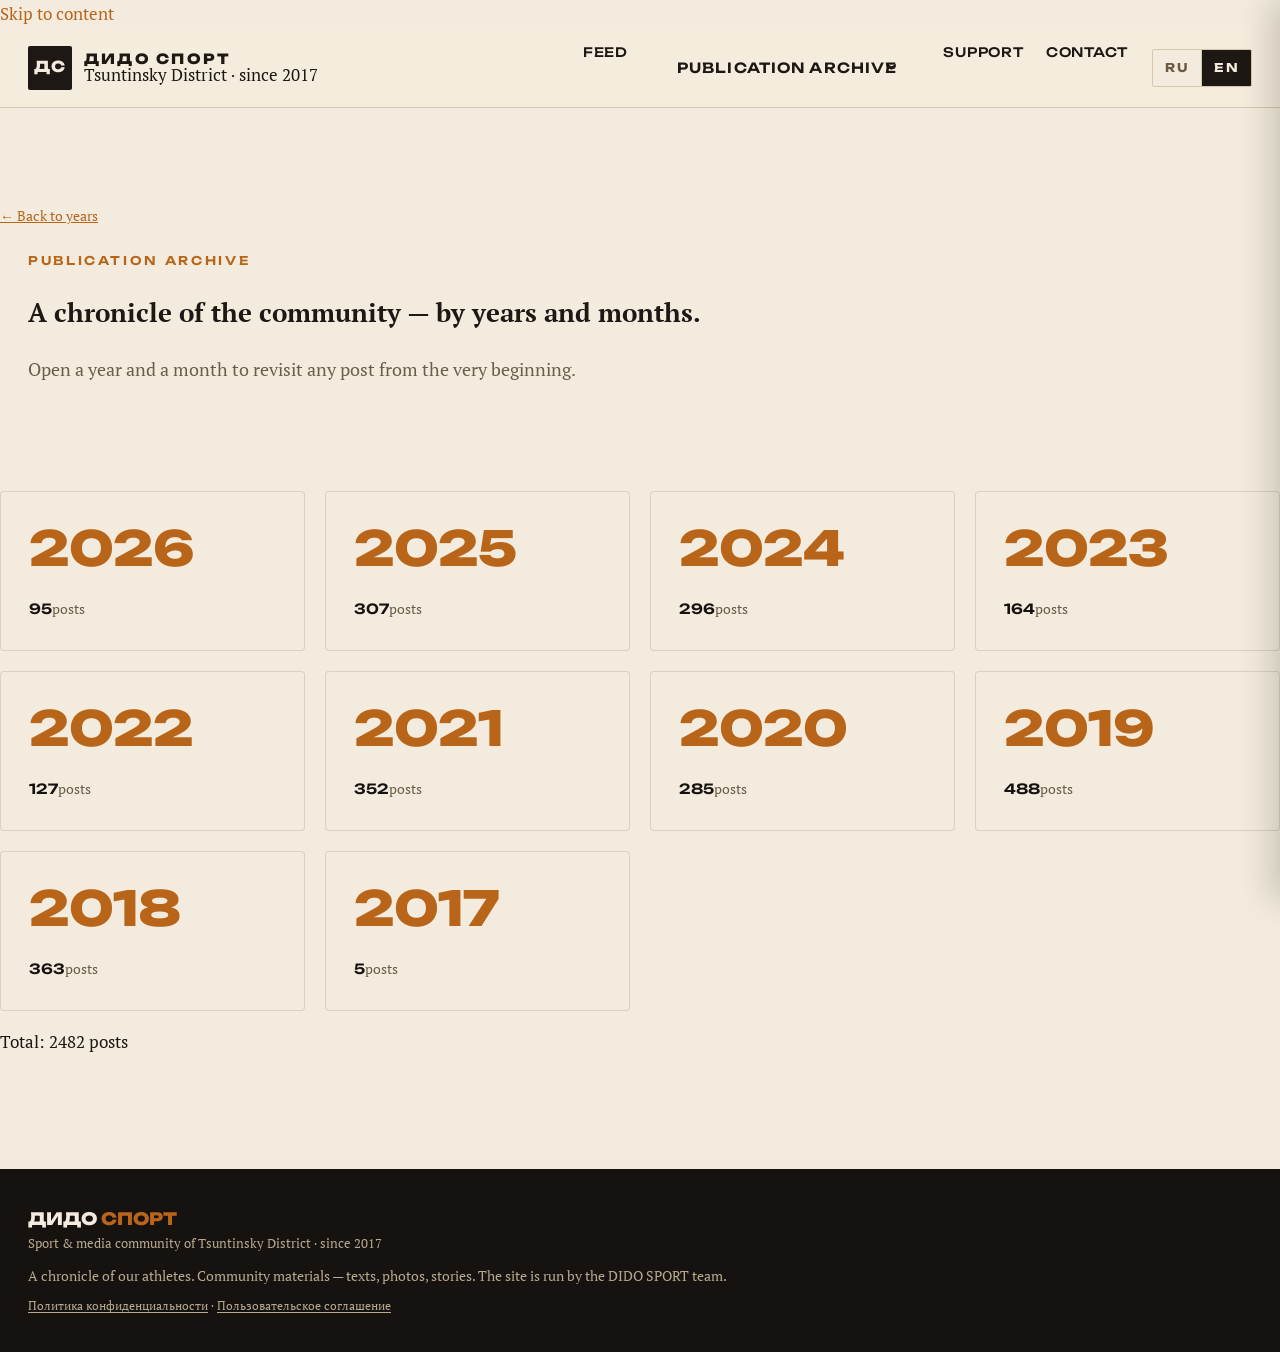
<file: archive.html>
<!DOCTYPE html>
<html lang="ru">
<head>
<meta charset="UTF-8">
<meta name="viewport" content="width=device-width, initial-scale=1, viewport-fit=cover">
<meta name="theme-color" content="#161210">
<meta name="yandex-verification" content="3475c1c5858cd41a">
<meta name="google-site-verification" content="google871089d7b8849f46">
<meta name="description" content="Архив публикаций спортивного сообщества ДИДО СПОРТ — по годам и месяцам с 2017 года." data-i18n-attr="description">
<link rel="canonical" href="https://www.didosport05.ru/archive.html">
<link rel="alternate" hreflang="ru" href="https://www.didosport05.ru/archive.html">
<link rel="alternate" hreflang="en" href="https://www.didosport05.ru/archive.html">
<link rel="alternate" hreflang="x-default" href="https://www.didosport05.ru/archive.html">
<title>Архив публикаций · ДИДО СПОРТ</title>
<link rel="preconnect" href="https://fonts.googleapis.com">
<link rel="preconnect" href="https://fonts.gstatic.com" crossorigin>
<link rel="stylesheet" href="https://fonts.googleapis.com/css2?family=Unbounded:wght@400;600;800&family=PT+Serif:ital,wght@0,400;0,700;1,400&display=swap">
<link rel="stylesheet" href="styles.css">
<style>
  /* Archive-specific styles */
  .archive-page { padding: 96px 0 96px; min-height: 60vh; }
  .archive-crumbs {
    display: flex; gap: 8px; align-items: center;
    margin-bottom: 24px; font-size: 14px;
    color: var(--color-ink-soft, #6a5e4a);
  }
  .archive-crumbs button {
    background: none; border: 0; padding: 0;
    color: var(--color-amber, #b8651a); cursor: pointer;
    text-decoration: underline;
    font: inherit;
  }
  .archive-crumbs .crumb-sep { color: var(--color-ink-soft, #6a5e4a); opacity: 0.5; }

  .archive-grid {
    display: grid;
    grid-template-columns: repeat(auto-fill, minmax(280px, 1fr));
    gap: 20px;
    margin-top: 32px;
  }
  .archive-tile {
    display: flex; flex-direction: column;
    justify-content: space-between;
    padding: 32px 28px;
    background: var(--color-bg, #f3ecde);
    border: 1px solid rgba(22, 18, 16, 0.12);
    border-radius: 4px;
    text-decoration: none;
    color: inherit;
    cursor: pointer;
    transition: transform 160ms ease, border-color 160ms ease, box-shadow 160ms ease;
    min-height: 160px;
  }
  .archive-tile:hover {
    transform: translateY(-2px);
    border-color: var(--color-amber, #b8651a);
    box-shadow: 0 6px 24px rgba(22, 18, 16, 0.08);
  }
  .archive-tile .tile-year {
    font-family: 'Unbounded', system-ui, sans-serif;
    font-size: 48px; line-height: 1;
    font-weight: 800;
    color: var(--color-amber, #b8651a);
    letter-spacing: -0.02em;
  }
  .archive-tile .tile-meta {
    display: flex; justify-content: space-between; align-items: baseline;
    margin-top: 16px;
    font-size: 14px;
    color: var(--color-ink-soft, #6a5e4a);
  }
  .archive-tile .tile-meta strong {
    color: var(--color-ink, #161210);
    font-family: 'Unbounded', sans-serif;
    font-weight: 600;
  }

  /* Smaller month tiles */
  .archive-grid--months .archive-tile { min-height: 110px; padding: 20px 24px; }
  .archive-grid--months .tile-year { font-size: 32px; }
  .archive-grid--months .tile-sub {
    font-size: 13px;
    color: var(--color-ink-soft, #6a5e4a);
    margin-top: 4px;
  }

  /* Posts grid inside archive */
  .archive-posts {
    display: grid;
    grid-template-columns: repeat(auto-fill, minmax(280px, 1fr));
    gap: 24px;
    margin-top: 32px;
  }
  .archive-post {
    cursor: pointer;
    border: 1px solid rgba(22, 18, 16, 0.1);
    border-radius: 4px;
    overflow: hidden;
    background: var(--color-bg, #f3ecde);
    transition: transform 160ms ease, box-shadow 160ms ease;
  }
  .archive-post:hover {
    transform: translateY(-2px);
    box-shadow: 0 8px 28px rgba(22, 18, 16, 0.1);
  }
  .archive-post .post-image {
    aspect-ratio: 4/5;
    overflow: hidden;
    background: rgba(22, 18, 16, 0.06);
    border: 0;
    padding: 0;
    margin: 0;
    width: 100%;
    display: block;
    cursor: pointer;
  }
  .archive-post .post-image img {
    width: 100%; height: 100%;
    object-fit: cover; display: block;
    transition: transform 240ms ease;
  }
  .archive-post .post-image:hover img {
    transform: scale(1.03);
  }
  .archive-post .post-body {
    padding: 14px 18px 18px;
  }
  .archive-post .post-title {
    font-family: 'Unbounded', sans-serif;
    font-size: 17px;
    font-weight: 800;
    line-height: 1.25;
    color: #161210;
    margin: 0 0 8px 0;
    display: -webkit-box;
    -webkit-line-clamp: 2;
    -webkit-box-orient: vertical;
    overflow: hidden;
  }
  .archive-post .post-meta {
    display: flex;
    flex-wrap: wrap;
    gap: 6px 12px;
    align-items: center;
    margin-bottom: 8px;
  }
  .archive-post .post-date {
    font-size: 11px;
    color: var(--color-ink-soft, #6a5e4a);
    font-family: 'Unbounded', sans-serif;
    text-transform: uppercase;
    letter-spacing: 0.05em;
  }
  .archive-post .post-tag {
    display: inline-block;
    font-size: 11px;
    color: var(--color-amber, #b8651a);
    font-weight: 600;
    text-transform: uppercase;
    letter-spacing: 0.05em;
  }
  .archive-post .post-excerpt {
    font-family: 'PT Serif', serif;
    font-size: 14px;
    line-height: 1.5;
    color: var(--color-ink, #161210);
    margin: 0 0 12px 0;
    display: -webkit-box;
    -webkit-line-clamp: 2;
    -webkit-box-orient: vertical;
    overflow: hidden;
  }
  .archive-post .post-readmore {
    appearance: none;
    border: 1px solid var(--color-amber, #b8651a);
    background: transparent;
    color: var(--color-amber, #b8651a);
    font-family: 'Unbounded', sans-serif;
    font-size: 12px;
    font-weight: 700;
    text-transform: uppercase;
    letter-spacing: 0.05em;
    padding: 8px 14px;
    border-radius: 4px;
    cursor: pointer;
    transition: background 160ms ease, color 160ms ease;
  }
  .archive-post .post-readmore:hover,
  .archive-post .post-readmore:focus-visible {
    background: var(--color-amber, #b8651a);
    color: #fff;
    outline: none;
  }
  .archive-post .post-image__fallback {
    width: 100%; height: 100%;
    display: flex; align-items: center; justify-content: center;
    background: linear-gradient(135deg, #2a221a 0%, #1a1410 100%);
    color: #b8651a;
    font-size: 48px;
  }
  .archive-post .post-image__fallback::after {
    content: '📷';
    opacity: 0.4;
  }

  /* Мобильная версия карточки — компактнее */
  @media (max-width: 640px) {
    .archive-post .post-image { aspect-ratio: 1/1; max-height: 320px; }
    .archive-post .post-body { padding: 12px 14px 14px; }
    .archive-post .post-title { font-size: 15px; margin-bottom: 6px; }
    .archive-post .post-excerpt { font-size: 13px; margin-bottom: 10px; }
    .archive-post .post-readmore { padding: 7px 12px; font-size: 11px; }
  }

  .archive-empty {
    text-align: center;
    padding: 64px 24px;
    color: var(--color-ink-soft, #6a5e4a);
    font-style: italic;
  }

  .archive-summary {
    font-family: 'PT Serif', serif;
    font-size: 18px;
    color: var(--color-ink-soft, #6a5e4a);
    margin-top: 16px;
    max-width: 720px;
  }
</style>
</head>
<body class="page-archive">

<a class="skip-link" href="#main" data-i18n="skip">К содержимому</a>

<header class="topbar">
  <div class="topbar__inner">
    <a class="brand" href="index.html">
      <span class="brand__mark">ДС</span>
      <span class="brand__words">
        <span class="brand__line1">ДИДО СПОРТ</span>
        <span class="brand__sub" data-i18n="brand_sub">Цунтинский район · с 2017</span>
      </span>
    </a>
    <nav class="nav" aria-label="Главная навигация" id="primary-nav">
      <a href="index.html#feed" data-i18n="nav_feed">Лента</a>
      <details class="nav-archive nav-archive--desktop" id="navArchiveDesktop">
        <summary data-i18n="archive_kicker">Архив</summary>
        <div class="nav-archive__years"></div>
      </details>
      <a href="index.html#help" data-i18n="nav_help">Помочь</a>
      <a href="index.html#contact" data-i18n="nav_contact">Связаться</a>
    </nav>
    <div class="lang-switch" role="group" aria-label="Язык">
      <button class="lang-btn is-active" type="button" data-lang="ru" aria-pressed="true">RU</button>
      <button class="lang-btn" type="button" data-lang="en" aria-pressed="false">EN</button>
    </div>
    <button type="button" class="hamburger" id="hamburger" aria-label="Меню" aria-expanded="false" aria-controls="mobile-nav">
      <span></span><span></span><span></span>
    </button>
  </div>
</header>

<div class="mobile-nav-backdrop" id="mobile-nav-backdrop" hidden></div>
<aside class="mobile-nav" id="mobile-nav" aria-hidden="true">
  <div class="mobile-nav__header">
    <span class="mobile-nav__title">Меню</span>
    <button type="button" class="mobile-nav__close" id="mobile-nav-close" aria-label="Закрыть">×</button>
  </div>
  <nav class="mobile-nav__list" aria-label="Главная навигация">
    <a href="index.html#feed" data-i18n="nav_feed">Лента</a>
    <details class="nav-archive nav-archive--mobile" id="navArchiveMobile">
      <summary data-i18n="archive_kicker">Архив</summary>
      <div class="nav-archive__years"></div>
    </details>
    <a href="index.html#help" data-i18n="nav_help">Помочь</a>
    <a href="index.html#contact" data-i18n="nav_contact">Связаться</a>
  </nav>
  <div class="mobile-nav__lang" role="group" aria-label="Язык">
    <button type="button" class="lang-btn is-active" data-lang="ru" aria-pressed="true">RU</button>
    <button type="button" class="lang-btn" data-lang="en" aria-pressed="false">EN</button>
  </div>
</aside>

<main id="main" class="archive-page">
  <div class="container">

    <div class="archive-crumbs" id="archiveCrumbs" hidden>
      <button type="button" id="crumbYears" data-i18n="archive_back_years">← К годам</button>
      <span class="crumb-sep" id="crumbYearSep" hidden>·</span>
      <button type="button" id="crumbMonths" hidden></button>
    </div>

    <header class="section-head">
      <p class="kicker" data-i18n="archive_kicker">Архив публикаций</p>
      <h2 class="display-h2" data-i18n="archive_h2">Летопись сообщества — по годам и месяцам.</h2>
      <p class="archive-summary" data-i18n="archive_sub">Откройте нужный год и месяц, чтобы перечитать любую публикацию с самого начала.</p>
    </header>

    <!-- View: years -->
    <section id="view-years" class="view">
      <div class="archive-grid" id="yearsGrid"></div>
    </section>

    <!-- View: months -->
    <section id="view-months" class="view" hidden>
      <div class="archive-grid archive-grid--months" id="monthsGrid"></div>
    </section>

    <!-- View: posts -->
    <section id="view-posts" class="view" hidden>
      <div class="archive-posts" id="postsGrid"></div>
      <p class="archive-empty" id="postsEmpty" hidden data-i18n="archive_empty">В этом месяце пока нет публикаций.</p>
    </section>

  </div>
</main>

<footer class="site-footer">
  <div class="container site-footer__inner">
    <div>
      <p class="footer-brand">ДИДО <em>СПОРТ</em></p>
      <p class="footer-sub" data-i18n="footer_sub">Спортивно-информационное сообщество Цунтинского района · с 2017</p>
    </div>
    <p class="footer-copy" data-i18n="footer_copy">Летопись наших атлетов. Материалы сообщества — тексты, фото, истории. Сайт ведётся командой ДИДО СПОРТ.</p>
    <p class="footer-legal">
      <a href="privacy.html">Политика конфиденциальности</a> ·
      <a href="terms.html">Пользовательское соглашение</a>
    </p>
  </div>
</footer>

<script src="i18n.js"></script>
<script src="post-modal.js"></script>
<script src="mobile-nav.js"></script>
<script src="nav-archive.js"></script>
<script type="application/json" id="dido-summary">{"years":[{"y":"2026","c":95,"m":[{"k":"2026-09","c":2},{"k":"2026-08","c":3},{"k":"2026-07","c":4},{"k":"2026-06","c":3},{"k":"2026-05","c":10},{"k":"2026-04","c":10},{"k":"2026-03","c":6},{"k":"2026-02","c":26},{"k":"2026-01","c":31}]},{"y":"2025","c":307,"m":[{"k":"2025-12","c":27},{"k":"2025-11","c":17},{"k":"2025-10","c":25},{"k":"2025-09","c":15},{"k":"2025-08","c":8},{"k":"2025-07","c":5},{"k":"2025-06","c":21},{"k":"2025-05","c":33},{"k":"2025-04","c":33},{"k":"2025-03","c":8},{"k":"2025-02","c":58},{"k":"2025-01","c":57}]},{"y":"2024","c":296,"m":[{"k":"2024-12","c":55},{"k":"2024-11","c":34},{"k":"2024-10","c":43},{"k":"2024-09","c":13},{"k":"2024-08","c":6},{"k":"2024-07","c":10},{"k":"2024-06","c":1},{"k":"2024-05","c":23},{"k":"2024-04","c":17},{"k":"2024-03","c":32},{"k":"2024-02","c":36},{"k":"2024-01","c":26}]},{"y":"2023","c":164,"m":[{"k":"2023-12","c":35},{"k":"2023-11","c":19},{"k":"2023-10","c":43},{"k":"2023-09","c":11},{"k":"2023-08","c":5},{"k":"2023-07","c":20},{"k":"2023-06","c":21},{"k":"2023-05","c":7},{"k":"2023-04","c":1},{"k":"2023-01","c":2}]},{"y":"2022","c":127,"m":[{"k":"2022-12","c":2},{"k":"2022-11","c":5},{"k":"2022-10","c":5},{"k":"2022-09","c":3},{"k":"2022-08","c":8},{"k":"2022-07","c":7},{"k":"2022-06","c":10},{"k":"2022-05","c":20},{"k":"2022-03","c":6},{"k":"2022-02","c":34},{"k":"2022-01","c":27}]},{"y":"2021","c":352,"m":[{"k":"2021-12","c":43},{"k":"2021-11","c":9},{"k":"2021-10","c":20},{"k":"2021-09","c":20},{"k":"2021-08","c":16},{"k":"2021-07","c":23},{"k":"2021-06","c":40},{"k":"2021-05","c":39},{"k":"2021-04","c":45},{"k":"2021-03","c":51},{"k":"2021-02","c":32},{"k":"2021-01","c":14}]},{"y":"2020","c":285,"m":[{"k":"2020-12","c":27},{"k":"2020-11","c":26},{"k":"2020-10","c":17},{"k":"2020-09","c":24},{"k":"2020-08","c":26},{"k":"2020-07","c":20},{"k":"2020-06","c":4},{"k":"2020-05","c":2},{"k":"2020-04","c":14},{"k":"2020-03","c":36},{"k":"2020-02","c":46},{"k":"2020-01","c":43}]},{"y":"2019","c":488,"m":[{"k":"2019-12","c":67},{"k":"2019-11","c":30},{"k":"2019-10","c":35},{"k":"2019-09","c":38},{"k":"2019-08","c":19},{"k":"2019-07","c":16},{"k":"2019-06","c":38},{"k":"2019-05","c":40},{"k":"2019-04","c":55},{"k":"2019-03","c":58},{"k":"2019-02","c":56},{"k":"2019-01","c":36}]},{"y":"2018","c":363,"m":[{"k":"2018-12","c":56},{"k":"2018-11","c":64},{"k":"2018-10","c":70},{"k":"2018-09","c":35},{"k":"2018-08","c":25},{"k":"2018-07","c":24},{"k":"2018-06","c":23},{"k":"2018-05","c":33},{"k":"2018-04","c":8},{"k":"2018-03","c":10},{"k":"2018-02","c":9},{"k":"2018-01","c":6}]},{"y":"2017","c":5,"m":[{"k":"2017-12","c":5}]}]}</script>
<script src="archive.js"></script>
</body>
</html>
</file>
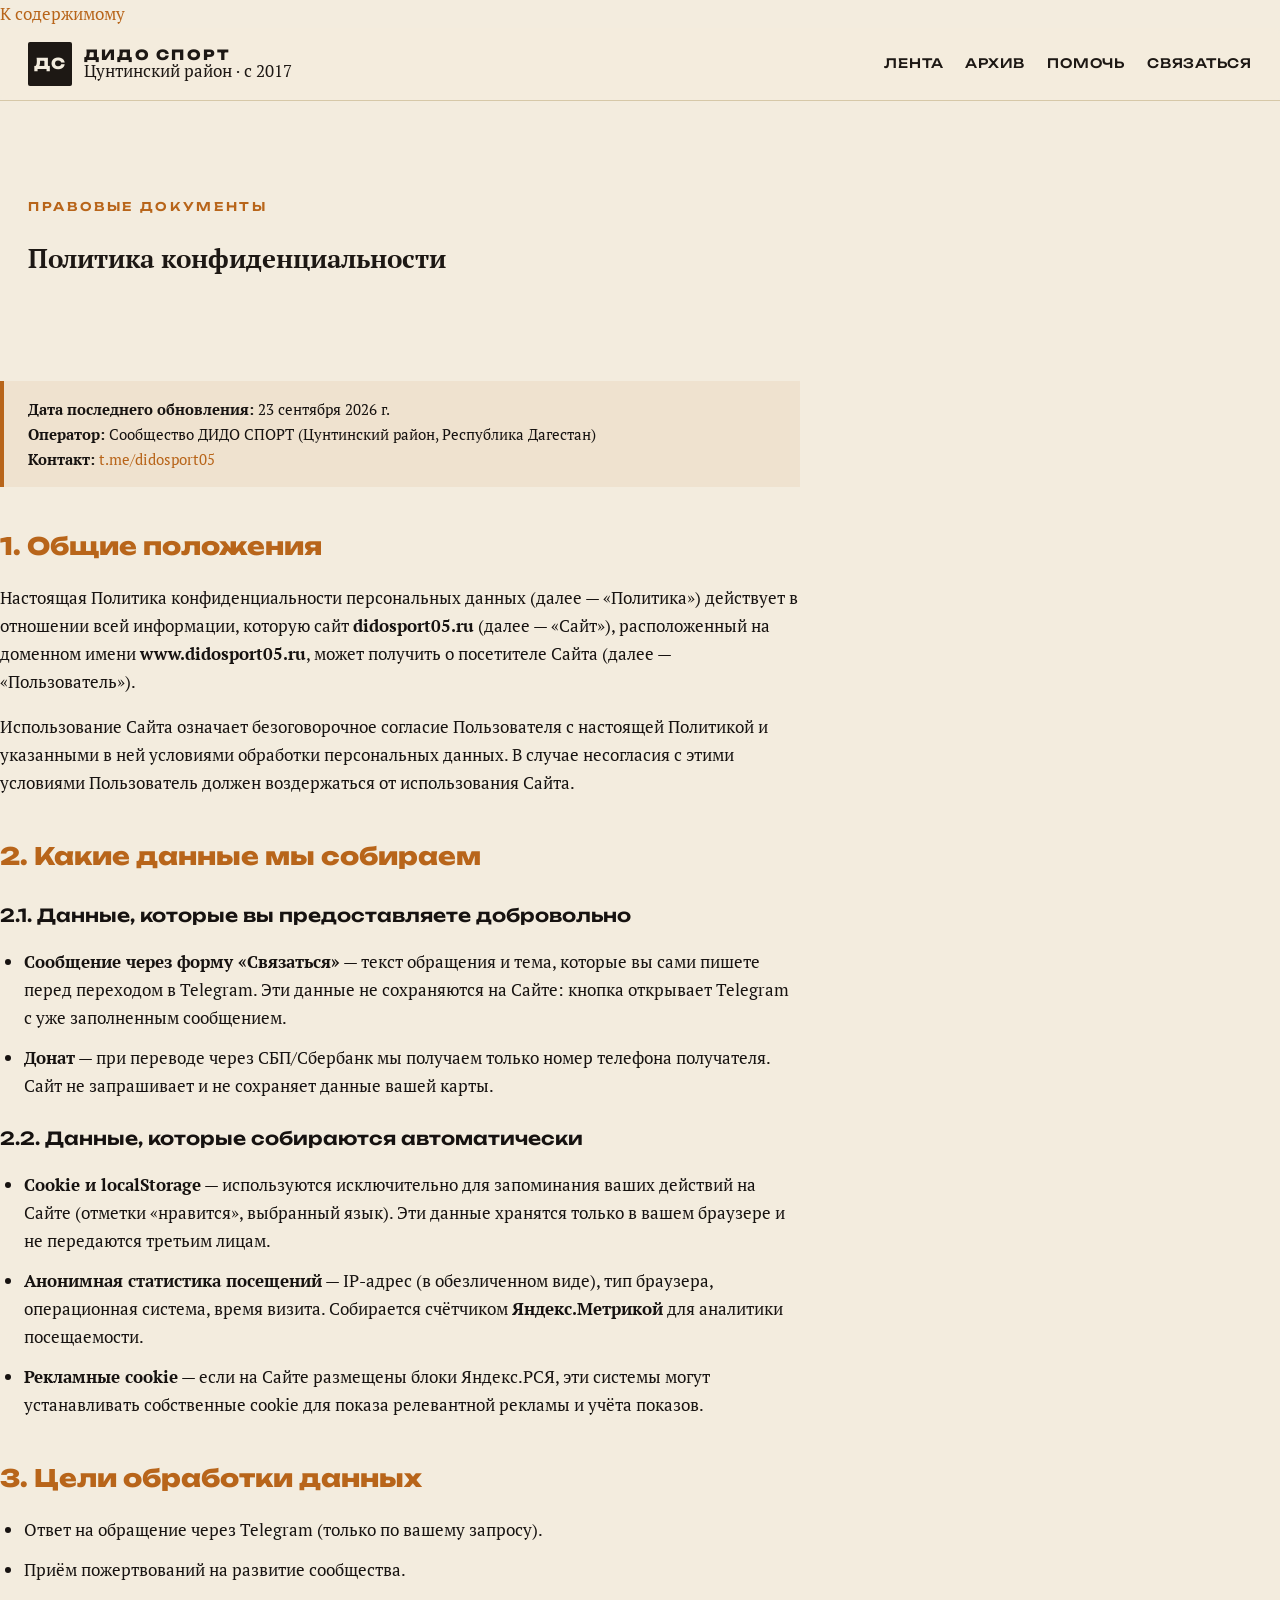
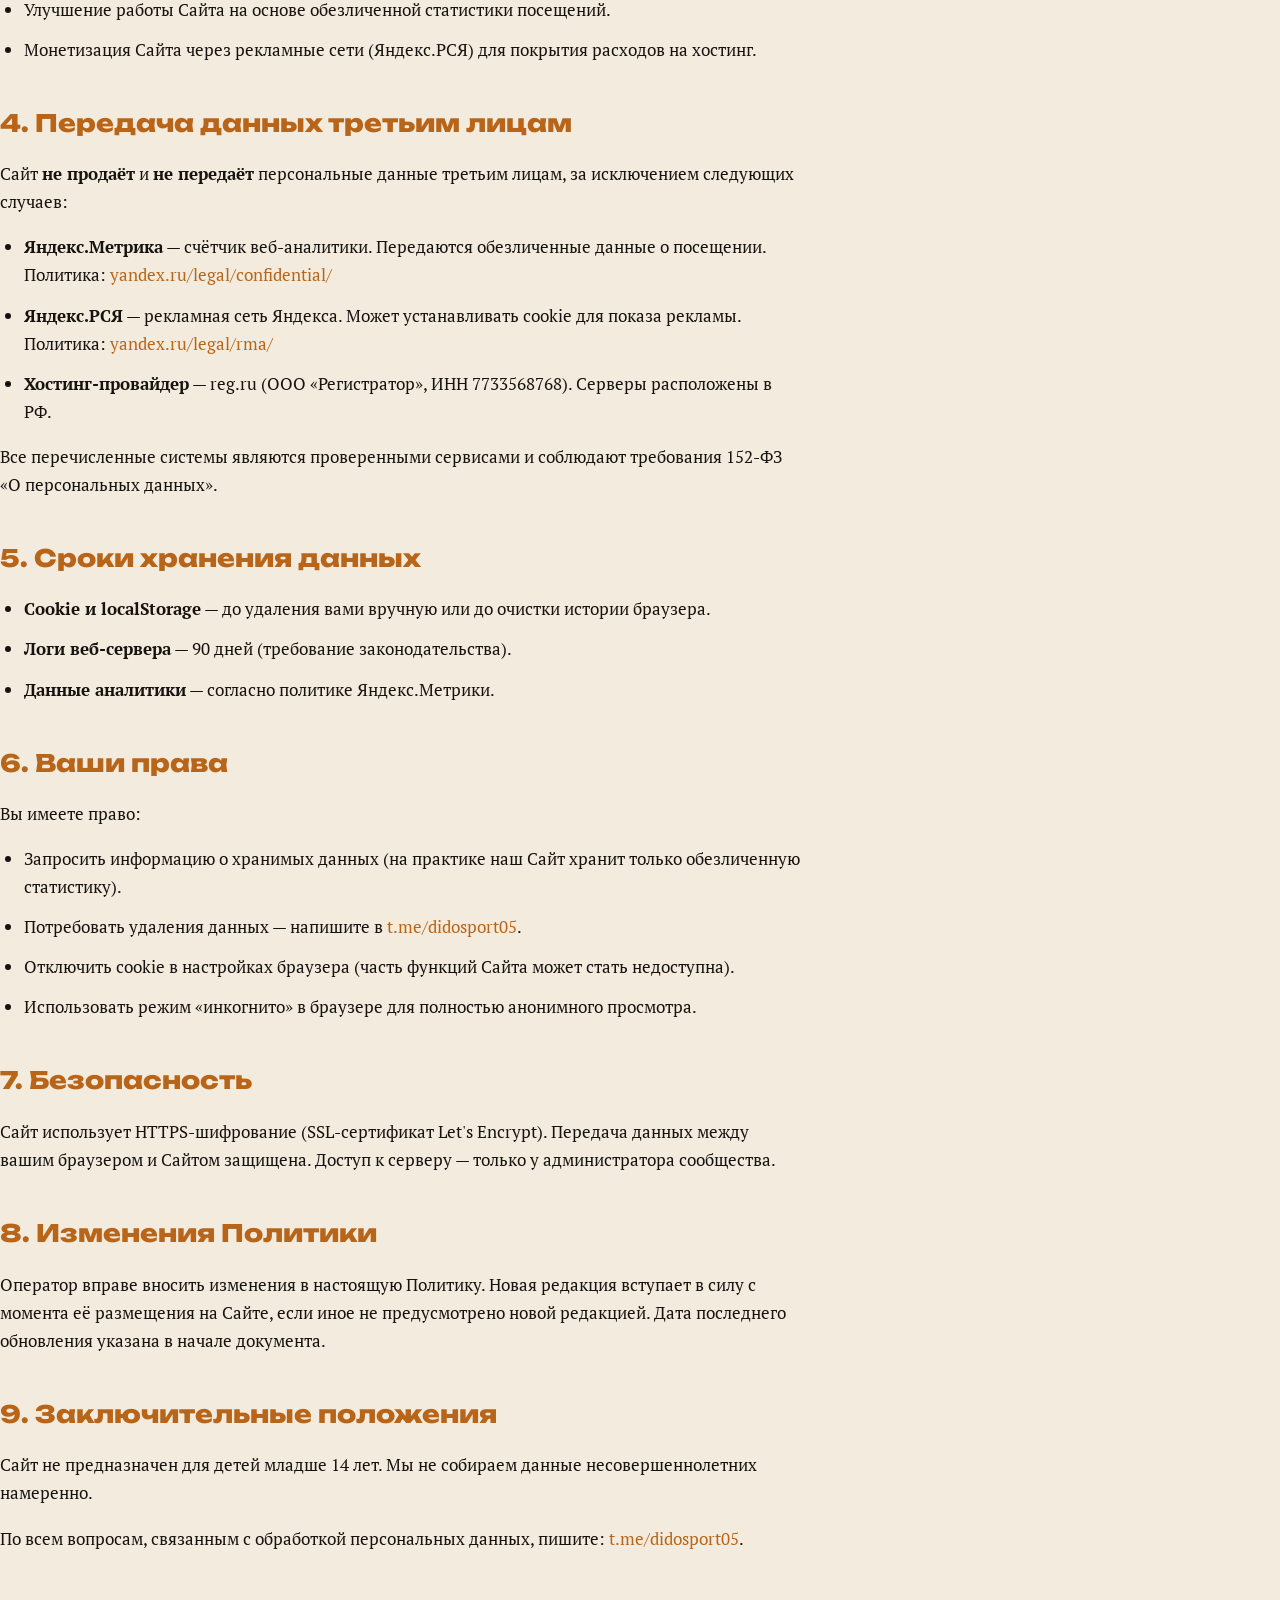
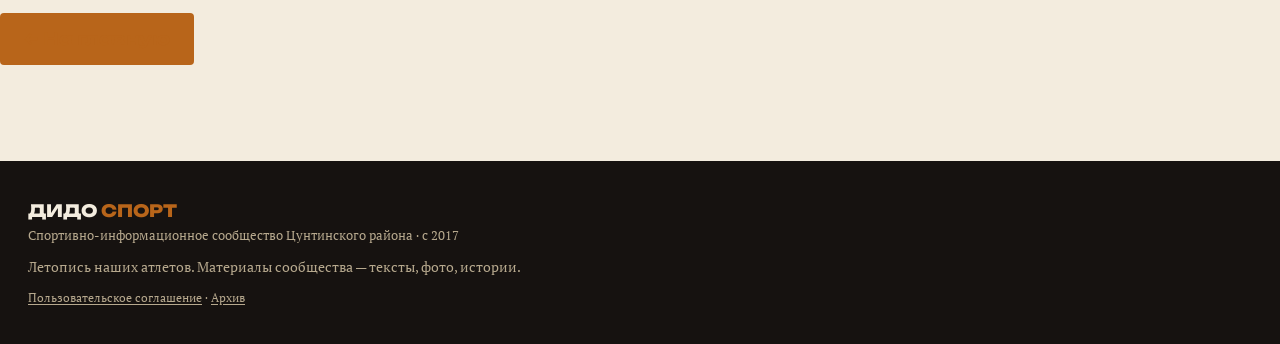
<file: privacy.html>
<!DOCTYPE html>
<html lang="ru">
<head>
<meta charset="UTF-8">
<meta name="viewport" content="width=device-width, initial-scale=1, viewport-fit=cover">
<meta name="theme-color" content="#161210">
<meta name="description" content="Политика конфиденциальности спортивного сообщества ДИДО СПОРТ — порядок обработки персональных данных, cookie, контактные данные оператора.">
<meta name="robots" content="index,follow">
<link rel="canonical" href="https://www.didosport05.ru/privacy.html">
<title>Политика конфиденциальности · ДИДО СПОРТ</title>
<link rel="preconnect" href="https://fonts.googleapis.com">
<link rel="preconnect" href="https://fonts.gstatic.com" crossorigin>
<link rel="stylesheet" href="https://fonts.googleapis.com/css2?family=Unbounded:wght@400;600;800&family=PT+Serif:ital,wght@0,400;0,700;1,400&display=swap">
<link rel="stylesheet" href="styles.css">
<style>
  .legal-page { padding: 96px 0 96px; min-height: 60vh; }
  .legal-content {
    font-family: 'PT Serif', Georgia, serif;
    font-size: 17px;
    line-height: 1.65;
    color: var(--color-ink, #161210);
    max-width: 800px;
  }
  .legal-content h2 {
    font-family: 'Unbounded', system-ui, sans-serif;
    font-size: 24px;
    font-weight: 800;
    margin: 40px 0 16px;
    color: var(--color-amber, #b8651a);
  }
  .legal-content h3 {
    font-family: 'Unbounded', system-ui, sans-serif;
    font-size: 18px;
    font-weight: 600;
    margin: 24px 0 12px;
  }
  .legal-content p, .legal-content li {
    margin-bottom: 12px;
  }
  .legal-content ul, .legal-content ol {
    padding-left: 24px;
    margin-bottom: 16px;
  }
  .legal-content strong { font-weight: 700; }
  .legal-content a { color: var(--color-amber, #b8651a); }
  .legal-meta {
    background: rgba(184, 101, 26, 0.08);
    border-left: 4px solid var(--color-amber, #b8651a);
    padding: 16px 24px;
    margin: 24px 0;
    font-size: 15px;
  }
  .legal-back {
    display: inline-block;
    margin-top: 48px;
    padding: 12px 24px;
    background: var(--color-amber, #b8651a);
    color: white;
    text-decoration: none;
    border-radius: 4px;
    font-family: 'Unbounded', sans-serif;
    font-weight: 600;
  }
  .legal-back:hover { background: #9c5213; }
</style>
</head>
<body class="page-legal">

<a class="skip-link" href="#main">К содержимому</a>

<header class="topbar">
  <div class="topbar__inner">
    <a class="brand" href="index.html">
      <span class="brand__mark">ДС</span>
      <span class="brand__words">
        <span class="brand__line1">ДИДО СПОРТ</span>
        <span class="brand__sub">Цунтинский район · с 2017</span>
      </span>
    </a>
    <nav class="nav" aria-label="Главная навигация">
      <a href="index.html#feed">Лента</a>
      <a href="archive.html">Архив</a>
      <a href="index.html#help">Помочь</a>
      <a href="index.html#contact">Связаться</a>
    </nav>
  </div>
</header>

<main id="main" class="legal-page">
  <div class="container">
    <header class="section-head">
      <p class="kicker">Правовые документы</p>
      <h2 class="display-h2">Политика конфиденциальности</h2>
    </header>

    <div class="legal-content">

      <div class="legal-meta">
        <strong>Дата последнего обновления:</strong> 23 сентября 2026 г.<br>
        <strong>Оператор:</strong> Сообщество ДИДО СПОРТ (Цунтинский район, Республика Дагестан)<br>
        <strong>Контакт:</strong> <a href="https://t.me/didosport05">t.me/didosport05</a>
      </div>

      <h2>1. Общие положения</h2>
      <p>Настоящая Политика конфиденциальности персональных данных (далее — «Политика») действует в отношении всей информации, которую сайт <strong>didosport05.ru</strong> (далее — «Сайт»), расположенный на доменном имени <strong>www.didosport05.ru</strong>, может получить о посетителе Сайта (далее — «Пользователь»).</p>
      <p>Использование Сайта означает безоговорочное согласие Пользователя с настоящей Политикой и указанными в ней условиями обработки персональных данных. В случае несогласия с этими условиями Пользователь должен воздержаться от использования Сайта.</p>

      <h2>2. Какие данные мы собираем</h2>
      <h3>2.1. Данные, которые вы предоставляете добровольно</h3>
      <ul>
        <li><strong>Сообщение через форму «Связаться»</strong> — текст обращения и тема, которые вы сами пишете перед переходом в Telegram. Эти данные не сохраняются на Сайте: кнопка открывает Telegram с уже заполненным сообщением.</li>
        <li><strong>Донат</strong> — при переводе через СБП/Сбербанк мы получаем только номер телефона получателя. Сайт не запрашивает и не сохраняет данные вашей карты.</li>
      </ul>

      <h3>2.2. Данные, которые собираются автоматически</h3>
      <ul>
        <li><strong>Cookie и localStorage</strong> — используются исключительно для запоминания ваших действий на Сайте (отметки «нравится», выбранный язык). Эти данные хранятся только в вашем браузере и не передаются третьим лицам.</li>
        <li><strong>Анонимная статистика посещений</strong> — IP-адрес (в обезличенном виде), тип браузера, операционная система, время визита. Собирается счётчиком <strong>Яндекс.Метрикой</strong> для аналитики посещаемости.</li>
        <li><strong>Рекламные cookie</strong> — если на Сайте размещены блоки Яндекс.РСЯ, эти системы могут устанавливать собственные cookie для показа релевантной рекламы и учёта показов.</li>
      </ul>

      <h2>3. Цели обработки данных</h2>
      <ul>
        <li>Ответ на обращение через Telegram (только по вашему запросу).</li>
        <li>Приём пожертвований на развитие сообщества.</li>
        <li>Улучшение работы Сайта на основе обезличенной статистики посещений.</li>
        <li>Монетизация Сайта через рекламные сети (Яндекс.РСЯ) для покрытия расходов на хостинг.</li>
      </ul>

      <h2>4. Передача данных третьим лицам</h2>
      <p>Сайт <strong>не продаёт</strong> и <strong>не передаёт</strong> персональные данные третьим лицам, за исключением следующих случаев:</p>
      <ul>
        <li><strong>Яндекс.Метрика</strong> — счётчик веб-аналитики. Передаются обезличенные данные о посещении. Политика: <a href="https://yandex.ru/legal/confidential/" target="_blank" rel="noopener">yandex.ru/legal/confidential/</a></li>
        <li><strong>Яндекс.РСЯ</strong> — рекламная сеть Яндекса. Может устанавливать cookie для показа рекламы. Политика: <a href="https://yandex.ru/legal/rma/" target="_blank" rel="noopener">yandex.ru/legal/rma/</a></li>
        <li><strong>Хостинг-провайдер</strong> — reg.ru (ООО «Регистратор», ИНН 7733568768). Серверы расположены в РФ.</li>
      </ul>
      <p>Все перечисленные системы являются проверенными сервисами и соблюдают требования 152-ФЗ «О персональных данных».</p>

      <h2>5. Сроки хранения данных</h2>
      <ul>
        <li><strong>Cookie и localStorage</strong> — до удаления вами вручную или до очистки истории браузера.</li>
        <li><strong>Логи веб-сервера</strong> — 90 дней (требование законодательства).</li>
        <li><strong>Данные аналитики</strong> — согласно политике Яндекс.Метрики.</li>
      </ul>

      <h2>6. Ваши права</h2>
      <p>Вы имеете право:</p>
      <ul>
        <li>Запросить информацию о хранимых данных (на практике наш Сайт хранит только обезличенную статистику).</li>
        <li>Потребовать удаления данных — напишите в <a href="https://t.me/didosport05">t.me/didosport05</a>.</li>
        <li>Отключить cookie в настройках браузера (часть функций Сайта может стать недоступна).</li>
        <li>Использовать режим «инкогнито» в браузере для полностью анонимного просмотра.</li>
      </ul>

      <h2>7. Безопасность</h2>
      <p>Сайт использует HTTPS-шифрование (SSL-сертификат Let's Encrypt). Передача данных между вашим браузером и Сайтом защищена. Доступ к серверу — только у администратора сообщества.</p>

      <h2>8. Изменения Политики</h2>
      <p>Оператор вправе вносить изменения в настоящую Политику. Новая редакция вступает в силу с момента её размещения на Сайте, если иное не предусмотрено новой редакцией. Дата последнего обновления указана в начале документа.</p>

      <h2>9. Заключительные положения</h2>
      <p>Сайт не предназначен для детей младше 14 лет. Мы не собираем данные несовершеннолетних намеренно.</p>
      <p>По всем вопросам, связанным с обработкой персональных данных, пишите: <a href="https://t.me/didosport05">t.me/didosport05</a>.</p>

      <a class="legal-back" href="index.html">← На главную</a>

    </div>
  </div>
</main>

<footer class="site-footer">
  <div class="container site-footer__inner">
    <div>
      <p class="footer-brand">ДИДО <em>СПОРТ</em></p>
      <p class="footer-sub">Спортивно-информационное сообщество Цунтинского района · с 2017</p>
    </div>
    <p class="footer-copy">Летопись наших атлетов. Материалы сообщества — тексты, фото, истории.</p>
    <p class="footer-legal">
      <a href="terms.html">Пользовательское соглашение</a> ·
      <a href="archive.html">Архив</a>
    </p>
  </div>
</footer>

</body>
</html>
</file>
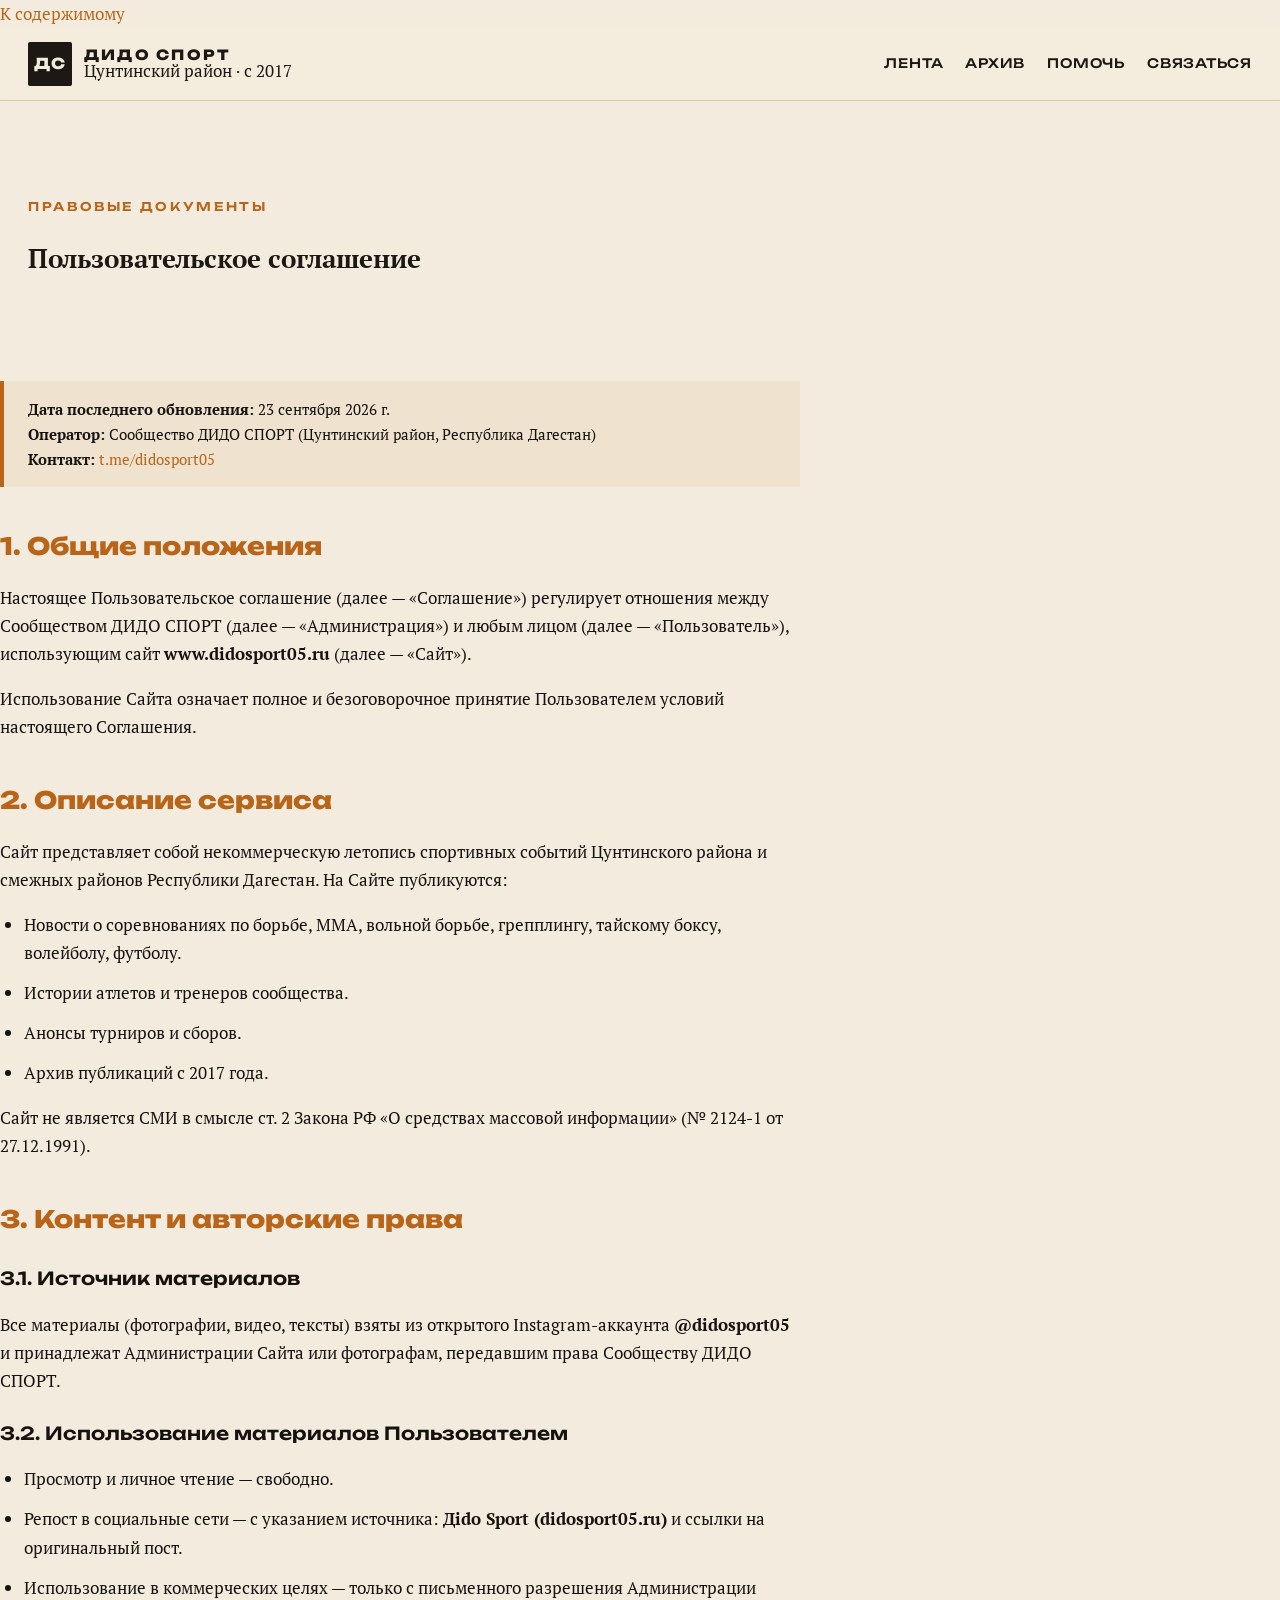
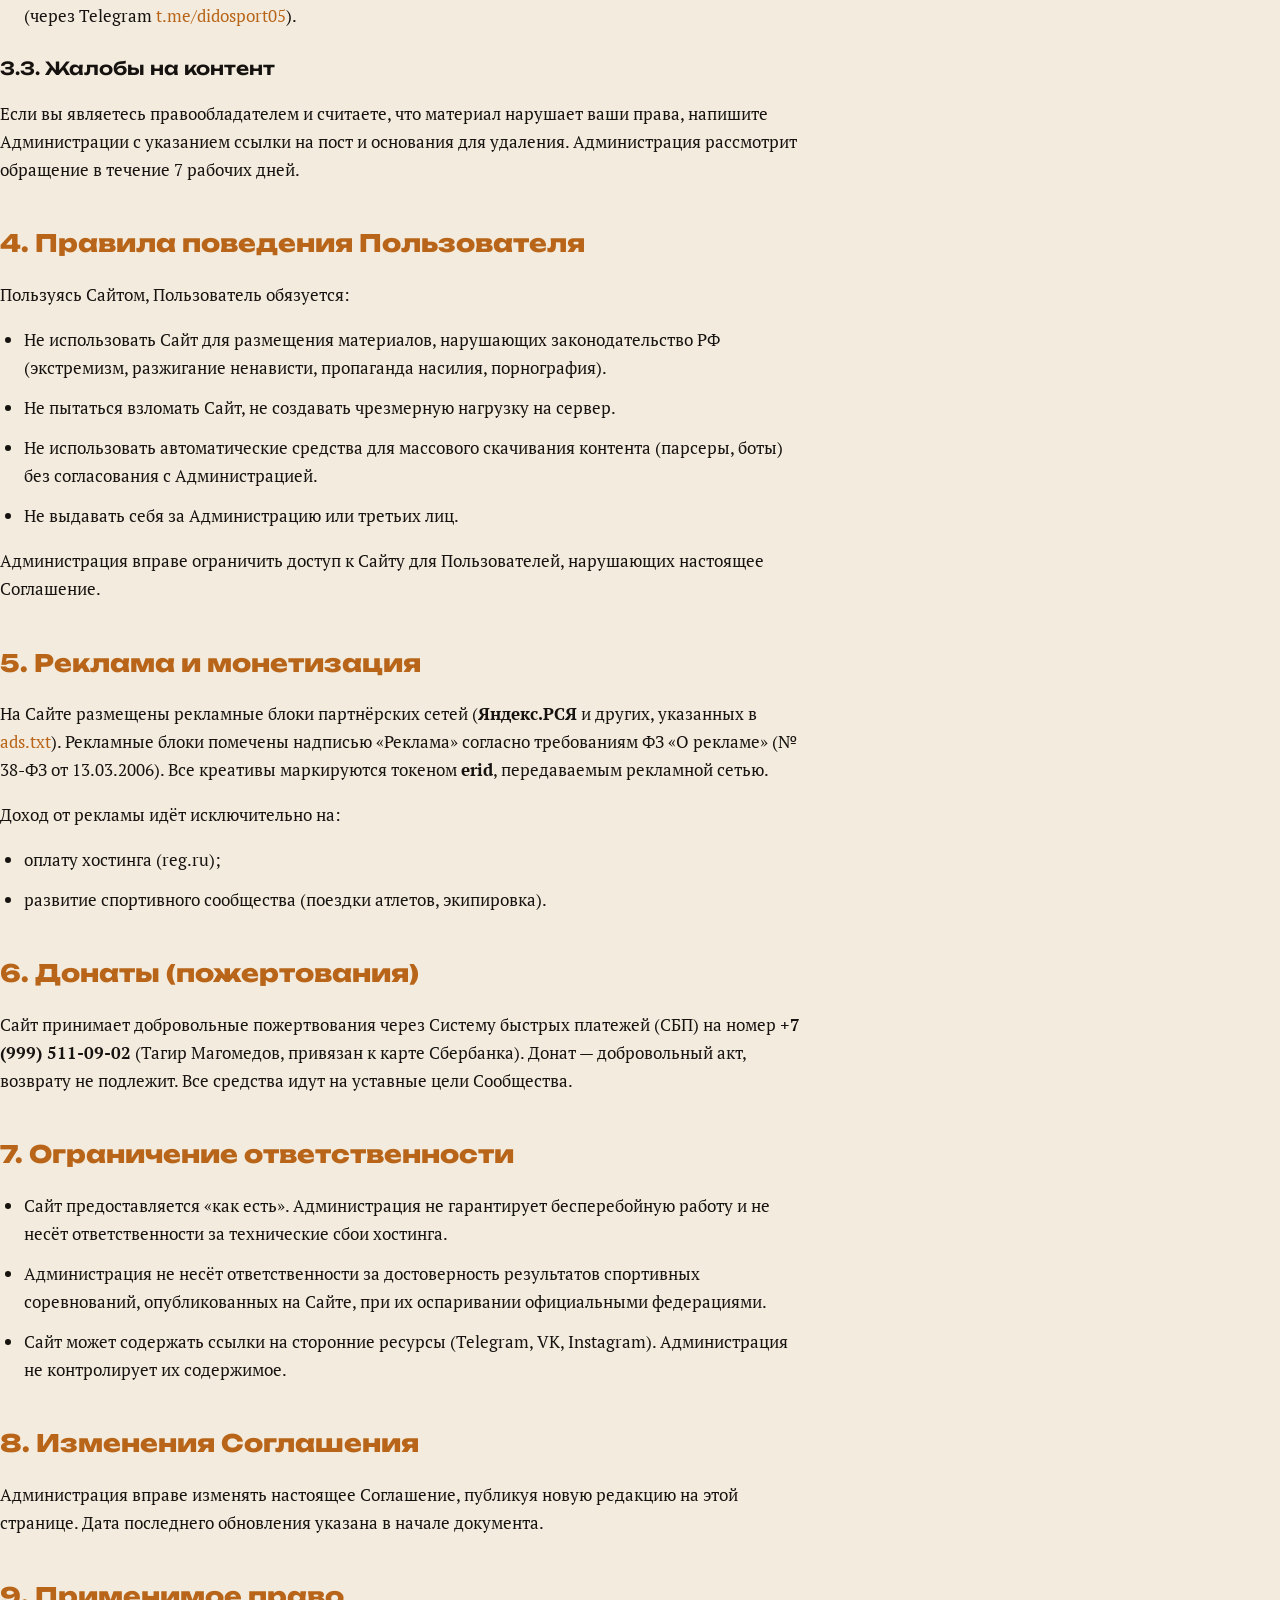
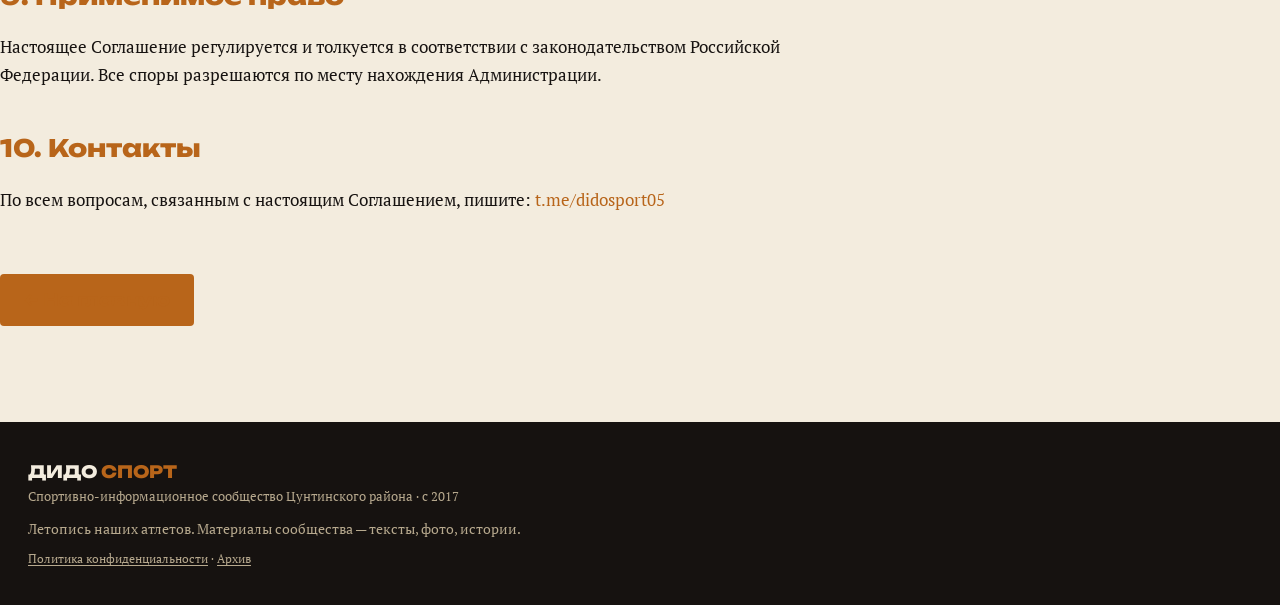
<file: terms.html>
<!DOCTYPE html>
<html lang="ru">
<head>
<meta charset="UTF-8">
<meta name="viewport" content="width=device-width, initial-scale=1, viewport-fit=cover">
<meta name="theme-color" content="#161210">
<meta name="description" content="Пользовательское соглашение спортивного сообщества ДИДО СПОРТ — правила использования сайта, авторские права, контактные данные оператора.">
<meta name="robots" content="index,follow">
<link rel="canonical" href="https://www.didosport05.ru/terms.html">
<title>Пользовательское соглашение · ДИДО СПОРТ</title>
<link rel="preconnect" href="https://fonts.googleapis.com">
<link rel="preconnect" href="https://fonts.gstatic.com" crossorigin>
<link rel="stylesheet" href="https://fonts.googleapis.com/css2?family=Unbounded:wght@400;600;800&family=PT+Serif:ital,wght@0,400;0,700;1,400&display=swap">
<link rel="stylesheet" href="styles.css">
<style>
  .legal-page { padding: 96px 0 96px; min-height: 60vh; }
  .legal-content {
    font-family: 'PT Serif', Georgia, serif;
    font-size: 17px;
    line-height: 1.65;
    color: var(--color-ink, #161210);
    max-width: 800px;
  }
  .legal-content h2 {
    font-family: 'Unbounded', system-ui, sans-serif;
    font-size: 24px;
    font-weight: 800;
    margin: 40px 0 16px;
    color: var(--color-amber, #b8651a);
  }
  .legal-content h3 {
    font-family: 'Unbounded', system-ui, sans-serif;
    font-size: 18px;
    font-weight: 600;
    margin: 24px 0 12px;
  }
  .legal-content p, .legal-content li {
    margin-bottom: 12px;
  }
  .legal-content ul, .legal-content ol {
    padding-left: 24px;
    margin-bottom: 16px;
  }
  .legal-content strong { font-weight: 700; }
  .legal-content a { color: var(--color-amber, #b8651a); }
  .legal-meta {
    background: rgba(184, 101, 26, 0.08);
    border-left: 4px solid var(--color-amber, #b8651a);
    padding: 16px 24px;
    margin: 24px 0;
    font-size: 15px;
  }
  .legal-back {
    display: inline-block;
    margin-top: 48px;
    padding: 12px 24px;
    background: var(--color-amber, #b8651a);
    color: white;
    text-decoration: none;
    border-radius: 4px;
    font-family: 'Unbounded', sans-serif;
    font-weight: 600;
  }
  .legal-back:hover { background: #9c5213; }
</style>
</head>
<body class="page-legal">

<a class="skip-link" href="#main">К содержимому</a>

<header class="topbar">
  <div class="topbar__inner">
    <a class="brand" href="index.html">
      <span class="brand__mark">ДС</span>
      <span class="brand__words">
        <span class="brand__line1">ДИДО СПОРТ</span>
        <span class="brand__sub">Цунтинский район · с 2017</span>
      </span>
    </a>
    <nav class="nav" aria-label="Главная навигация">
      <a href="index.html#feed">Лента</a>
      <a href="archive.html">Архив</a>
      <a href="index.html#help">Помочь</a>
      <a href="index.html#contact">Связаться</a>
    </nav>
  </div>
</header>

<main id="main" class="legal-page">
  <div class="container">
    <header class="section-head">
      <p class="kicker">Правовые документы</p>
      <h2 class="display-h2">Пользовательское соглашение</h2>
    </header>

    <div class="legal-content">

      <div class="legal-meta">
        <strong>Дата последнего обновления:</strong> 23 сентября 2026 г.<br>
        <strong>Оператор:</strong> Сообщество ДИДО СПОРТ (Цунтинский район, Республика Дагестан)<br>
        <strong>Контакт:</strong> <a href="https://t.me/didosport05">t.me/didosport05</a>
      </div>

      <h2>1. Общие положения</h2>
      <p>Настоящее Пользовательское соглашение (далее — «Соглашение») регулирует отношения между Сообществом ДИДО СПОРТ (далее — «Администрация») и любым лицом (далее — «Пользователь»), использующим сайт <strong>www.didosport05.ru</strong> (далее — «Сайт»).</p>
      <p>Использование Сайта означает полное и безоговорочное принятие Пользователем условий настоящего Соглашения.</p>

      <h2>2. Описание сервиса</h2>
      <p>Сайт представляет собой некоммерческую летопись спортивных событий Цунтинского района и смежных районов Республики Дагестан. На Сайте публикуются:</p>
      <ul>
        <li>Новости о соревнованиях по борьбе, ММА, вольной борьбе, грепплингу, тайскому боксу, волейболу, футболу.</li>
        <li>Истории атлетов и тренеров сообщества.</li>
        <li>Анонсы турниров и сборов.</li>
        <li>Архив публикаций с 2017 года.</li>
      </ul>
      <p>Сайт не является СМИ в смысле ст. 2 Закона РФ «О средствах массовой информации» (№ 2124-1 от 27.12.1991).</p>

      <h2>3. Контент и авторские права</h2>
      <h3>3.1. Источник материалов</h3>
      <p>Все материалы (фотографии, видео, тексты) взяты из открытого Instagram-аккаунта <strong>@didosport05</strong> и принадлежат Администрации Сайта или фотографам, передавшим права Сообществу ДИДО СПОРТ.</p>

      <h3>3.2. Использование материалов Пользователем</h3>
      <ul>
        <li>Просмотр и личное чтение — свободно.</li>
        <li>Репост в социальные сети — с указанием источника: <strong>Дido Sport (didosport05.ru)</strong> и ссылки на оригинальный пост.</li>
        <li>Использование в коммерческих целях — только с письменного разрешения Администрации (через Telegram <a href="https://t.me/didosport05">t.me/didosport05</a>).</li>
      </ul>

      <h3>3.3. Жалобы на контент</h3>
      <p>Если вы являетесь правообладателем и считаете, что материал нарушает ваши права, напишите Администрации с указанием ссылки на пост и основания для удаления. Администрация рассмотрит обращение в течение 7 рабочих дней.</p>

      <h2>4. Правила поведения Пользователя</h2>
      <p>Пользуясь Сайтом, Пользователь обязуется:</p>
      <ul>
        <li>Не использовать Сайт для размещения материалов, нарушающих законодательство РФ (экстремизм, разжигание ненависти, пропаганда насилия, порнография).</li>
        <li>Не пытаться взломать Сайт, не создавать чрезмерную нагрузку на сервер.</li>
        <li>Не использовать автоматические средства для массового скачивания контента (парсеры, боты) без согласования с Администрацией.</li>
        <li>Не выдавать себя за Администрацию или третьих лиц.</li>
      </ul>
      <p>Администрация вправе ограничить доступ к Сайту для Пользователей, нарушающих настоящее Соглашение.</p>

      <h2>5. Реклама и монетизация</h2>
      <p>На Сайте размещены рекламные блоки партнёрских сетей (<strong>Яндекс.РСЯ</strong> и других, указанных в <a href="/ads.txt">ads.txt</a>). Рекламные блоки помечены надписью «Реклама» согласно требованиям ФЗ «О рекламе» (№ 38-ФЗ от 13.03.2006). Все креативы маркируются токеном <strong>erid</strong>, передаваемым рекламной сетью.</p>
      <p>Доход от рекламы идёт исключительно на:</p>
      <ul>
        <li>оплату хостинга (reg.ru);</li>
        <li>развитие спортивного сообщества (поездки атлетов, экипировка).</li>
      </ul>

      <h2>6. Донаты (пожертования)</h2>
      <p>Сайт принимает добровольные пожертвования через Систему быстрых платежей (СБП) на номер <strong>+7 (999) 511-09-02</strong> (Тагир Магомедов, привязан к карте Сбербанка). Донат — добровольный акт, возврату не подлежит. Все средства идут на уставные цели Сообщества.</p>

      <h2>7. Ограничение ответственности</h2>
      <ul>
        <li>Сайт предоставляется «как есть». Администрация не гарантирует бесперебойную работу и не несёт ответственности за технические сбои хостинга.</li>
        <li>Администрация не несёт ответственности за достоверность результатов спортивных соревнований, опубликованных на Сайте, при их оспаривании официальными федерациями.</li>
        <li>Сайт может содержать ссылки на сторонние ресурсы (Telegram, VK, Instagram). Администрация не контролирует их содержимое.</li>
      </ul>

      <h2>8. Изменения Соглашения</h2>
      <p>Администрация вправе изменять настоящее Соглашение, публикуя новую редакцию на этой странице. Дата последнего обновления указана в начале документа.</p>

      <h2>9. Применимое право</h2>
      <p>Настоящее Соглашение регулируется и толкуется в соответствии с законодательством Российской Федерации. Все споры разрешаются по месту нахождения Администрации.</p>

      <h2>10. Контакты</h2>
      <p>По всем вопросам, связанным с настоящим Соглашением, пишите: <a href="https://t.me/didosport05">t.me/didosport05</a></p>

      <a class="legal-back" href="index.html">← На главную</a>

    </div>
  </div>
</main>

<footer class="site-footer">
  <div class="container site-footer__inner">
    <div>
      <p class="footer-brand">ДИДО <em>СПОРТ</em></p>
      <p class="footer-sub">Спортивно-информационное сообщество Цунтинского района · с 2017</p>
    </div>
    <p class="footer-copy">Летопись наших атлетов. Материалы сообщества — тексты, фото, истории.</p>
    <p class="footer-legal">
      <a href="privacy.html">Политика конфиденциальности</a> ·
      <a href="archive.html">Архив</a>
    </p>
  </div>
</footer>

</body>
</html>
</file>
<file: styles.css>
/* =========================================
   ДИДО СПОРТ — editorial + warm tactility
   Direction: editorial warm; accent hue 28° (amber/ochre);
   type: Unbounded (display) + PT Serif (body)
   ========================================= */

:root {
  --bg: #f3ecde;
  --surface: #ece2cd;
  --fg: #1d1814;
  --muted: #6b5b46;
  --border: #d6c8a8;
  --accent: #b8651a;
  --accent-deep: #8a4810;
  --accent-on: #fff7e8;
  --invert-bg: #161210;
  --invert-fg: #f3ecde;
  --invert-muted: #b7a98e;

  --font-display: 'Unbounded', 'PT Serif', Georgia, serif;
  --font-body: 'PT Serif', Georgia, 'Times New Roman', serif;

  --radius: 2px;
  --space-section: 96px;
}

* { box-sizing: border-box; }
html, body { margin: 0; padding: 0; }
html { -webkit-text-size-adjust: 100%; }
body {
  font-family: var(--font-body);
  font-size: 17px;
  line-height: 1.65;
  color: var(--fg);
  background: var(--bg);
  -webkit-font-smoothing: antialiased;
  text-rendering: optimizeLegibility;
}
img { display: block; max-width: 100%; height: auto; }
a { color: var(--accent); text-decoration: none; transition: color .2s ease; }
a:hover { color: var(--accent-deep); }
button { font-family: inherit; }

.skip {
  position: absolute; left: -9999px; top: 0;
  background: var(--accent); color: var(--accent-on);
  padding: 12px 18px; z-index: 100;
}
.skip:focus { left: 16px; top: 16px; }

/* =========== TOPBAR =========== */
.topbar {
  position: sticky; top: 0; z-index: 30;
  background: rgba(243,236,222,0.92);
  backdrop-filter: saturate(140%) blur(8px);
  border-bottom: 1px solid var(--border);
}
.topbar__inner {
  max-width: 1280px; margin: 0 auto;
  padding: 14px 28px;
  display: flex; align-items: center; gap: 24px;
}
.brand {
  display: inline-flex; align-items: center; gap: 12px;
  color: var(--fg); text-decoration: none;
  flex-shrink: 0;
}
.brand__mark {
  width: 44px; height: 44px;
  display: inline-flex; align-items: center; justify-content: center;
  font-family: var(--font-display);
  font-weight: 800; font-size: 15px; letter-spacing: 0.04em;
  background: var(--fg); color: var(--bg);
  border-radius: var(--radius);
}
.brand__words { display: flex; flex-direction: column; line-height: 1.1; }
.brand__line1 {
  font-family: var(--font-display);
  font-weight: 800; font-size: 14px; letter-spacing: 0.16em;
}
.brand__line2 {
  font-size: 11px; letter-spacing: 0.08em;
  color: var(--muted); text-transform: uppercase;
}
.nav {
  display: flex; gap: 22px; margin-left: auto;
  font-family: var(--font-display); font-weight: 500;
  font-size: 13px; letter-spacing: 0.06em; text-transform: uppercase;
}
.nav a { color: var(--fg); }
.nav a:hover { color: var(--accent); }

/* Hamburger — visible only on small screens */
.hamburger {
  display: none;
  appearance: none;
  background: transparent;
  border: 1px solid var(--border);
  border-radius: var(--radius);
  padding: 0;
  width: 44px; height: 44px;
  cursor: pointer;
  flex-direction: column;
  align-items: center;
  justify-content: center;
  gap: 4px;
  margin-left: auto;
}
.hamburger span {
  display: block;
  width: 20px;
  height: 2px;
  background: var(--fg);
  border-radius: 2px;
  transition: transform .25s ease, opacity .2s ease;
}
.hamburger[aria-expanded="true"] span:nth-child(1) {
  transform: translateY(6px) rotate(45deg);
}
.hamburger[aria-expanded="true"] span:nth-child(2) {
  opacity: 0;
}
.hamburger[aria-expanded="true"] span:nth-child(3) {
  transform: translateY(-6px) rotate(-45deg);
}

/* Off-canvas mobile menu */
.mobile-nav-backdrop {
  position: fixed; inset: 0;
  background: rgba(22, 18, 16, 0.55);
  z-index: 39;
  opacity: 0;
  transition: opacity .25s ease;
}
.mobile-nav-backdrop.is-open { opacity: 1; }

.mobile-nav {
  position: fixed;
  top: 0; right: 0; bottom: 0;
  width: min(320px, 88vw);
  background: var(--bg);
  z-index: 40;
  display: flex;
  flex-direction: column;
  padding: 16px 0;
  transform: translateX(100%);
  transition: transform .28s ease;
  box-shadow: -10px 0 30px rgba(22, 18, 16, 0.18);
}
.mobile-nav.is-open { transform: translateX(0); }

.mobile-nav__header {
  display: flex;
  align-items: center;
  justify-content: space-between;
  padding: 4px 20px 16px;
  border-bottom: 1px solid var(--border);
}
.mobile-nav__title {
  font-family: var(--font-display);
  font-weight: 800;
  font-size: 13px;
  letter-spacing: 0.16em;
  text-transform: uppercase;
}
.mobile-nav__close {
  appearance: none;
  background: transparent;
  border: 0;
  font-size: 28px;
  line-height: 1;
  width: 44px; height: 44px;
  cursor: pointer;
  color: var(--fg);
  border-radius: var(--radius);
}
.mobile-nav__list {
  display: flex;
  flex-direction: column;
  padding: 8px 0;
  flex: 1;
  overflow-y: auto;
}
.mobile-nav__list a {
  display: block;
  padding: 14px 24px;
  font-family: var(--font-display);
  font-weight: 600;
  font-size: 14px;
  letter-spacing: 0.08em;
  text-transform: uppercase;
  color: var(--fg);
  border-left: 3px solid transparent;
}
.mobile-nav__list a:hover,
.mobile-nav__list a:active {
  color: var(--accent);
  border-left-color: var(--accent);
  background: rgba(184, 101, 26, 0.06);
}
.mobile-nav__lang {
  display: flex;
  gap: 8px;
  padding: 16px 20px 0;
  border-top: 1px solid var(--border);
}
.mobile-nav__lang .lang-btn {
  flex: 1;
}

.lang-switch {
  display: inline-flex;
  border: 1px solid var(--border);
  border-radius: var(--radius);
  overflow: hidden;
  background: var(--bg);
  flex-shrink: 0;
}
.lang-btn {
  appearance: none;
  background: transparent;
  border: 0;
  padding: 9px 12px;
  font-family: var(--font-display);
  font-weight: 700;
  font-size: 12px;
  letter-spacing: 0.12em;
  color: var(--muted);
  cursor: pointer;
  transition: background .15s ease, color .15s ease;
  min-width: 44px;
  min-height: 36px;
}
.lang-btn + .lang-btn { border-left: 1px solid var(--border); }
.lang-btn:hover { color: var(--fg); }
.lang-btn.is-active { background: var(--fg); color: var(--bg); }

.cta {
  display: inline-flex; align-items: center; gap: 8px;
  padding: 11px 16px;
  background: var(--accent); color: var(--accent-on);
  font-family: var(--font-display);
  font-weight: 600; font-size: 13px; letter-spacing: 0.06em;
  text-transform: uppercase; border-radius: var(--radius);
  border: 1px solid var(--accent);
  transition: background .2s ease, transform .2s ease;
  flex-shrink: 0;
}
.cta:hover { background: var(--accent-deep); color: var(--accent-on); transform: translateY(-1px); }

/* =========== HERO =========== */
.hero {
  position: relative;
  min-height: 92vh;
  display: grid;
  grid-template-rows: 1fr auto;
  overflow: hidden;
  background: var(--invert-bg);
  color: var(--invert-fg);
  border-bottom: 1px solid var(--invert-bg);
}
.hero__media { position: absolute; inset: 0; z-index: 0; }
.hero__media img {
  width: 100%; height: 100%;
  object-fit: cover; object-position: center 30%;
  filter: contrast(1.05) saturate(0.95);
}
.hero__veil {
  position: absolute; inset: 0;
  background:
    linear-gradient(180deg, rgba(22,18,16,0.45) 0%, rgba(22,18,16,0.85) 80%, rgba(22,18,16,1) 100%),
    linear-gradient(90deg, rgba(22,18,16,0.55) 0%, rgba(22,18,16,0.05) 60%);
}
.hero__copy {
  position: relative; z-index: 2;
  align-self: end;
  max-width: 1280px;
  width: 100%;
  margin: 0 auto;
  padding: 96px 28px 48px;
}
.kicker {
  font-family: var(--font-display);
  font-weight: 600; font-size: 12px;
  letter-spacing: 0.22em; text-transform: uppercase;
  color: var(--accent);
  margin: 0 0 18px;
}
.kicker--invert { color: #e6a85a; }
.display {
  font-family: var(--font-display);
  font-weight: 800;
  font-size: clamp(48px, 9vw, 140px);
  line-height: 0.9;
  letter-spacing: -0.025em;
  margin: 0 0 24px;
  text-transform: uppercase;
}
.display em { font-style: normal; color: #e6a85a; }
.display .dot { color: var(--accent); }
.lede {
  max-width: 620px;
  font-size: clamp(17px, 1.4vw, 19px);
  line-height: 1.6;
  color: rgba(243,236,222,0.85);
  margin: 0 0 32px;
}
.lede--invert { color: rgba(243,236,222,0.78); }
.hero__cta { display: flex; flex-wrap: wrap; gap: 14px; margin-bottom: 48px; }

.btn {
  display: inline-flex; align-items: center; justify-content: center;
  padding: 14px 22px;
  font-family: var(--font-display);
  font-weight: 600; font-size: 13px;
  letter-spacing: 0.08em; text-transform: uppercase;
  border-radius: var(--radius);
  border: 1px solid currentColor;
  transition: background .2s ease, color .2s ease, transform .2s ease;
}
.btn--primary { background: var(--accent); color: var(--accent-on); border-color: var(--accent); }
.btn--primary:hover { background: var(--accent-deep); color: var(--accent-on); transform: translateY(-1px); }
.btn--ghost { color: var(--invert-fg); border-color: rgba(243,236,222,0.6); }
.btn--ghost:hover { background: rgba(243,236,222,0.1); color: var(--invert-fg); }

.hero__stats {
  display: grid;
  grid-template-columns: repeat(4, minmax(0,1fr));
  gap: 24px;
  margin: 0;
  padding-top: 28px;
  border-top: 1px solid rgba(243,236,222,0.18);
}
.hero__stats > div { display: flex; flex-direction: column; }
.hero__stats dt {
  font-family: var(--font-display);
  font-weight: 800;
  font-size: clamp(22px, 2.4vw, 32px);
  color: #e6a85a;
  letter-spacing: -0.01em;
}
.hero__stats dd {
  margin: 0;
  font-size: 13px;
  color: rgba(243,236,222,0.7);
  letter-spacing: 0.02em;
}

.hero__ticker {
  position: relative; z-index: 2;
  background: var(--accent);
  color: var(--accent-on);
  border-top: 1px solid var(--accent-deep);
  overflow: hidden;
}
.ticker__track {
  display: flex; gap: 28px;
  white-space: nowrap;
  padding: 12px 0;
  font-family: var(--font-display);
  font-weight: 700;
  font-size: 13px;
  letter-spacing: 0.18em;
  text-transform: uppercase;
  animation: ticker 28s linear infinite;
}
.ticker__btn,
.ticker__track span:not(.ticker__sep) {
  appearance: none;
  background: transparent;
  border: 0;
  padding: 4px 0;
  font: inherit;
  color: inherit;
  letter-spacing: inherit;
  text-transform: inherit;
  cursor: pointer;
  transition: color .2s ease;
}
.ticker__btn:hover,
.ticker__btn:focus-visible {
  color: var(--accent);
  outline: none;
}
.ticker__sep { opacity: 0.6; }
@keyframes ticker {
  from { transform: translateX(0); }
  to   { transform: translateX(-50%); }
}

/* =========== SECTION HEADS =========== */
.section-head {
  max-width: 1280px;
  margin: 0 auto;
  padding: 0 28px 56px;
}
.section-head__sub {
  max-width: 640px;
  font-size: 17px;
  color: var(--muted);
  margin: 16px 0 0;
}
.h2 {
  font-family: var(--font-display);
  font-weight: 800;
  font-size: clamp(32px, 4.8vw, 64px);
  line-height: 1.02;
  letter-spacing: -0.02em;
  margin: 0;
  text-transform: uppercase;
}
.h2--invert { color: var(--invert-fg); }

/* =========== ABOUT =========== */
.about {
  padding: var(--space-section) 0;
  background: var(--bg);
}
.about--compact {
  padding: 48px 0;
  border-top: 1px solid var(--border);
  background: var(--surface);
}
.about__inner {
  max-width: 1280px;
  margin: 0 auto;
  padding: 0 28px;
  display: grid;
  grid-template-columns: 220px 1fr;
  gap: 48px;
  align-items: center;
}
.about--compact .about__num { position: static; font-size: clamp(80px, 10vw, 140px); }
.about__lead { margin: 0; font-size: 18px; line-height: 1.55; max-width: 880px; color: var(--fg); }
.about__lead strong { color: var(--fg); font-weight: 700; }
@media (max-width: 720px) {
  .about__inner { grid-template-columns: 1fr; gap: 16px; }
  .about--compact .about__num { font-size: 72px; }
}

/* =========== ATHLETES =========== */
.cards {
  list-style: none; padding: 0; margin: 0 auto;
  max-width: 1280px;
  padding: 0 28px;
  display: grid;
  grid-template-columns: repeat(3, 1fr);
  gap: 32px;
}
.card {
  display: flex; flex-direction: column;
  background: var(--bg);
  border: 1px solid var(--border);
  border-radius: var(--radius);
  overflow: hidden;
  transition: transform .25s ease, border-color .25s ease;
}
.card:hover { transform: translateY(-3px); border-color: var(--accent); }
.card__media {
  aspect-ratio: 4/3;
  background: var(--invert-bg);
  overflow: hidden;
}
.card__media img {
  width: 100%; height: 100%;
  object-fit: cover;
  transition: transform .6s ease;
}
.card:hover .card__media img { transform: scale(1.04); }
.card__body { padding: 22px 22px 26px; }
.card__tag {
  font-family: var(--font-display);
  font-size: 11px; font-weight: 600;
  letter-spacing: 0.12em; text-transform: uppercase;
  color: var(--accent);
  margin: 0 0 10px;
}
.card__body h3 {
  font-family: var(--font-display);
  font-weight: 700;
  font-size: 19px;
  line-height: 1.2;
  margin: 0 0 10px;
}
.card__body p { margin: 0; font-size: 14.5px; color: var(--muted); line-height: 1.55; }

/* =========== INSTAGRAM FEED =========== */
.feed {
  padding: var(--space-section) 0;
  background: var(--bg);
  border-top: 1px solid var(--border);
}
.ig-loader {
  max-width: 1280px;
  margin: 0 auto;
  padding: 32px 28px;
  display: flex; gap: 10px; align-items: center;
  color: var(--muted);
}
.ig-loader p { margin: 0 0 0 12px; font-size: 14px; }
.ig-loader[hidden] { display: none; }
.ig-loader__dot {
  width: 8px; height: 8px; border-radius: 50%;
  background: var(--accent);
  animation: igPulse 1.2s infinite ease-in-out;
}
.ig-loader__dot:nth-child(2) { animation-delay: .15s; }
.ig-loader__dot:nth-child(3) { animation-delay: .3s; }
@keyframes igPulse {
  0%, 80%, 100% { opacity: .25; transform: scale(0.8); }
  40%           { opacity: 1;   transform: scale(1.1); }
}
.ig-grid {
  max-width: 1280px;
  margin: 0 auto;
  padding: 0 28px;
  display: grid;
  grid-template-columns: repeat(3, 1fr);
  gap: 24px;
}
.ig-card {
  display: flex; flex-direction: column;
  background: var(--bg);
  border: 1px solid var(--border);
  border-radius: var(--radius);
  overflow: hidden;
  text-decoration: none;
  color: inherit;
  transition: transform .25s ease, border-color .25s ease;
  /* <button> reset — cards stay link-styled, no native button chrome. */
  appearance: none;
  font: inherit;
  text-align: left;
  width: 100%;
  padding: 0;
  cursor: pointer;
  -webkit-tap-highlight-color: transparent;
}
.ig-card:focus-visible {
  outline: 2px solid var(--accent);
  outline-offset: 3px;
}
.ig-card:hover { transform: translateY(-3px); border-color: var(--accent); }
.ig-card__media {
  position: relative;
  aspect-ratio: 4/3;
  background: var(--invert-bg);
  overflow: hidden;
}
.ig-card__media img {
  width: 100%; height: 100%;
  object-fit: cover;
  transition: transform .6s ease;
}
.ig-card:hover .ig-card__media img { transform: scale(1.04); }
.ig-card__badge {
  position: absolute; top: 12px; left: 12px;
  background: rgba(0,0,0,0.6); color: #fff7e8;
  font-family: var(--font-display);
  font-size: 10px; letter-spacing: 0.14em;
  padding: 5px 10px;
  border-radius: 999px;
  text-transform: uppercase;
}
.ig-card__placeholder {
  width: 100%; height: 100%;
  display: flex; align-items: center; justify-content: center;
  color: var(--invert-fg);
  font-family: var(--font-display); letter-spacing: 0.14em;
  text-transform: uppercase; font-size: 12px;
}
.ig-card__body { padding: 18px 20px 22px; display: flex; flex-direction: column; gap: 8px; }
.ig-card__tag {
  margin: 0;
  font-family: var(--font-display);
  font-weight: 600;
  font-size: 11px;
  letter-spacing: 0.12em;
  text-transform: uppercase;
  color: var(--accent);
}
.ig-card__date {
  margin: 0;
  font-size: 12px;
  color: var(--muted);
}
.ig-card__caption {
  margin: 0;
  font-size: 14.5px;
  line-height: 1.5;
  color: var(--fg);
  display: -webkit-box;
  -webkit-line-clamp: 4;
  -webkit-box-orient: vertical;
  overflow: hidden;
}
.ig-card__open {
  margin-top: 6px;
  font-family: var(--font-display);
  font-weight: 600;
  font-size: 12px;
  letter-spacing: 0.1em;
  color: var(--accent);
}
.ig-card__cat {
  position: absolute;
  bottom: 10px; left: 10px;
  background: rgba(255, 247, 232, 0.92);
  color: var(--invert-bg);
  font-family: var(--font-display);
  font-size: 10px;
  font-weight: 700;
  letter-spacing: 0.12em;
  padding: 5px 10px;
  border-radius: 999px;
  text-transform: uppercase;
  max-width: calc(100% - 20px);
  white-space: nowrap;
  overflow: hidden;
  text-overflow: ellipsis;
}
.ig-card__heart {
  position: absolute;
  top: 10px; right: 10px;
  width: 32px; height: 32px;
  display: inline-flex; align-items: center; justify-content: center;
  background: rgba(255, 247, 232, 0.95);
  color: var(--accent);
  font-size: 16px;
  border-radius: 999px;
  box-shadow: 0 4px 12px rgba(0,0,0,0.15);
  pointer-events: none;
  z-index: 2;
  animation: heartPop 0.4s cubic-bezier(.34,1.56,.64,1);
}
@keyframes heartPop {
  0% { transform: scale(0); }
  60% { transform: scale(1.25); }
  100% { transform: scale(1); }
}
.feed__cta {
  display: table;
  margin: 56px auto 0;
}

/* =========== FEED FILTERS =========== */
.feed__filters {
  max-width: 1280px; margin: 0 auto 24px;
  padding: 0 28px;
  display: flex; flex-wrap: wrap;
  gap: 8px;
}
.filter-pill {
  appearance: none;
  display: inline-flex; align-items: center; gap: 8px;
  background: var(--bg);
  border: 1px solid var(--border);
  border-radius: 999px;
  padding: 8px 14px;
  font-family: var(--font-display);
  font-size: 12px; font-weight: 600;
  letter-spacing: 0.1em;
  text-transform: uppercase;
  color: var(--muted);
  cursor: pointer;
  transition: color .2s ease, background .2s ease, border-color .2s ease;
}
.filter-pill:hover { color: var(--fg); border-color: var(--fg); }
.filter-pill.is-active {
  background: var(--fg);
  color: var(--bg);
  border-color: var(--fg);
}
.filter-pill__count {
  display: inline-flex; align-items: center; justify-content: center;
  min-width: 22px; height: 18px; padding: 0 6px;
  border-radius: 999px;
  background: rgba(184, 101, 26, 0.14);
  color: var(--accent);
  font-size: 11px; font-weight: 700;
}
.filter-pill.is-active .filter-pill__count {
  background: rgba(255, 247, 232, 0.2);
  color: var(--bg);
}

.ig-empty {
  max-width: 1280px; margin: 0 auto;
  padding: 32px 28px 48px;
  text-align: center;
  color: var(--muted);
}
.ig-empty p { margin: 0 0 6px; }
.ig-empty p:first-child {
  font-family: var(--font-display);
  font-size: 18px; font-weight: 700;
  color: var(--fg);
  letter-spacing: 0.04em;
}

/* =========== SECTIONS GRID =========== */
.sections {
  padding: var(--space-section) 0;
  background: var(--surface);
  border-top: 1px solid var(--border);
}

/* =========== LATEST (top 2) =========== */
.latest {
  padding: var(--space-section) 0;
  background: var(--bg);
  border-top: 1px solid var(--border);
}
.latest__grid {
  max-width: 1280px; margin: 0 auto;
  padding: 0 28px;
  display: grid;
  grid-template-columns: 1fr 1fr;
  gap: 24px;
}
.latest-card {
  appearance: none;
  display: flex; flex-direction: column;
  background: var(--bg);
  border: 1px solid var(--border);
  border-radius: var(--radius);
  overflow: hidden;
  text-align: left;
  font: inherit;
  color: inherit;
  padding: 0;
  cursor: pointer;
  transition: transform .25s ease, border-color .25s ease, box-shadow .25s ease;
  position: relative;
}
.latest-card:hover {
  transform: translateY(-3px);
  border-color: var(--accent);
  box-shadow: 0 12px 28px -16px rgba(29, 24, 20, 0.4);
}
.latest-card:focus-visible {
  outline: 2px solid var(--accent);
  outline-offset: 3px;
}
.latest-card__media {
  position: relative;
  aspect-ratio: 16 / 10;
  background: var(--invert-bg);
  overflow: hidden;
}
.latest-card__media img {
  width: 100%; height: 100%;
  object-fit: cover;
  transition: transform .6s ease;
}
.latest-card:hover .latest-card__media img { transform: scale(1.04); }
.latest-card__badge {
  position: absolute; top: 14px; left: 14px;
  background: var(--accent);
  color: var(--accent-on);
  font-family: var(--font-display);
  font-size: 10px; font-weight: 700;
  letter-spacing: 0.14em;
  text-transform: uppercase;
  padding: 6px 12px;
  border-radius: 999px;
  box-shadow: 0 4px 12px -4px rgba(0,0,0,0.3);
}
.latest-card__body {
  padding: 22px 24px 26px;
  display: flex; flex-direction: column;
  gap: 10px;
  flex: 1;
}
.latest-card__meta {
  display: flex; align-items: center;
  gap: 10px;
  flex-wrap: wrap;
}
.latest-card__cat {
  background: rgba(184, 101, 26, 0.12);
  color: var(--accent);
  font-family: var(--font-display);
  font-size: 11px; font-weight: 700;
  letter-spacing: 0.12em;
  text-transform: uppercase;
  padding: 5px 10px;
  border-radius: 999px;
}
.latest-card__date {
  font-family: var(--font-display);
  font-size: 11px; font-weight: 600;
  letter-spacing: 0.1em;
  text-transform: uppercase;
  color: var(--muted);
}
.latest-card__title {
  margin: 0;
  font-family: var(--font-display);
  font-size: 22px; font-weight: 700;
  line-height: 1.3;
  letter-spacing: 0.005em;
  color: var(--fg);
  display: -webkit-box;
  -webkit-line-clamp: 3;
  -webkit-box-orient: vertical;
  overflow: hidden;
  flex: 1;
}
.latest-card__open {
  margin-top: 8px;
  font-family: var(--font-display);
  font-weight: 600;
  font-size: 12px;
  letter-spacing: 0.1em;
  color: var(--accent);
}
.sections__grid {
  max-width: 1280px; margin: 0 auto;
  padding: 0 28px;
  display: grid;
  grid-template-columns: repeat(3, 1fr);
  gap: 24px;
}
.section-card {
  appearance: none;
  display: flex; flex-direction: column;
  background: var(--bg);
  border: 1px solid var(--border);
  border-radius: var(--radius);
  overflow: hidden;
  text-align: left;
  font: inherit;
  color: inherit;
  padding: 0;
  cursor: pointer;
  transition: transform .25s ease, border-color .25s ease, box-shadow .25s ease;
}
.section-card:hover {
  transform: translateY(-3px);
  border-color: var(--accent);
  box-shadow: 0 12px 28px -16px rgba(29, 24, 20, 0.4);
}
.section-card:focus-visible {
  outline: 2px solid var(--accent);
  outline-offset: 3px;
}
.section-card__media {
  position: relative;
  aspect-ratio: 16 / 9;
  background: var(--invert-bg);
  overflow: hidden;
}
.section-card__media img {
  width: 100%; height: 100%;
  object-fit: cover;
  transition: transform .6s ease;
}
.section-card:hover .section-card__media img { transform: scale(1.04); }
.section-card__placeholder {
  width: 100%; height: 100%;
  display: flex; align-items: center; justify-content: center;
  color: var(--invert-fg);
  font-family: var(--font-display);
  font-size: 36px; font-weight: 800;
  letter-spacing: 0.1em;
  text-transform: uppercase;
}
.section-card__body {
  padding: 20px 22px 22px;
  display: flex; flex-direction: column;
  gap: 8px;
  flex: 1;
}
.section-card__count {
  margin: 0;
  font-family: var(--font-display);
  font-size: 11px; font-weight: 700;
  letter-spacing: 0.14em;
  text-transform: uppercase;
  color: var(--accent);
}
.section-card__title {
  margin: 0;
  font-family: var(--font-display);
  font-size: 20px; font-weight: 700;
  letter-spacing: 0.01em;
  color: var(--fg);
}
.section-card__desc {
  margin: 0;
  font-size: 14px; line-height: 1.5;
  color: var(--muted);
  flex: 1;
}
.section-card__open {
  margin-top: 8px;
  font-family: var(--font-display);
  font-weight: 600;
  font-size: 12px;
  letter-spacing: 0.1em;
  color: var(--accent);
}

/* POST MODAL */
.post-modal {
  position: fixed;
  inset: 0;
  z-index: 100;
  display: flex;
  align-items: center;
  justify-content: center;
  padding: 24px;
  background: rgba(10, 8, 6, 0.86);
  backdrop-filter: blur(8px);
  -webkit-backdrop-filter: blur(8px);
  opacity: 0;
  visibility: hidden;
  transition: opacity .25s ease, visibility .25s ease;
}
.post-modal[aria-hidden="false"] {
  opacity: 1;
  visibility: visible;
}
body.post-modal-open { overflow: hidden; }

.post-modal__panel {
  position: relative;
  width: 100%;
  max-width: 1024px;
  max-height: 92vh;
  background: var(--bg);
  border: 1px solid var(--border);
  border-radius: var(--radius-lg, 16px);
  display: grid;
  grid-template-columns: minmax(0, 1.4fr) minmax(360px, 1fr);
  overflow: hidden;
  box-shadow: 0 30px 80px rgba(0, 0, 0, 0.6);
  transform: translateY(10px) scale(0.99);
  transition: transform .25s ease;
}
.post-modal[aria-hidden="false"] .post-modal__panel {
  transform: translateY(0) scale(1);
}

.post-modal__close {
  position: absolute;
  top: 12px; right: 12px;
  z-index: 5;
  width: 40px; height: 40px;
  display: flex; align-items: center; justify-content: center;
  background: rgba(20, 18, 14, 0.7);
  color: #fff7e8;
  border: 1px solid rgba(255, 247, 232, 0.18);
  border-radius: 999px;
  cursor: pointer;
  font-size: 22px;
  line-height: 1;
  transition: background .15s ease, transform .15s ease;
}
.post-modal__close:hover { background: rgba(40, 32, 22, 0.95); transform: rotate(90deg); }
.post-modal__close:focus-visible { outline: 2px solid var(--accent); outline-offset: 2px; }

.post-modal__viewer {
  position: relative;
  background: #000;
  min-height: 360px;
  max-height: 92vh;
  overflow: hidden;
  display: flex; align-items: center; justify-content: center;
}
.post-modal__track {
  display: flex;
  width: 100%;
  height: 100%;
  overflow-x: auto;
  overflow-y: hidden;
  scroll-snap-type: x mandatory;
  scroll-behavior: smooth;
  scrollbar-width: none;
  -ms-overflow-style: none;
}
.post-modal__track::-webkit-scrollbar { display: none; }
.post-modal__slide {
  flex: 0 0 100%;
  width: 100%;
  height: 100%;
  scroll-snap-align: start;
  display: flex; align-items: center; justify-content: center;
  position: relative;
}
.post-modal__slide img,
.post-modal__slide video {
  max-width: 100%;
  max-height: 92vh;
  width: 100%;
  height: auto;
  object-fit: contain;
  display: block;
}
.post-modal__placeholder {
  width: 100%;
  min-height: 360px;
  background: linear-gradient(135deg, #1a1410 0%, #2a221a 100%);
  display: flex; flex-direction: column; align-items: center; justify-content: center;
  gap: 12px;
}
.post-modal__placeholder-icon { font-size: 64px; opacity: 0.4; }
.post-modal__placeholder-text { font-size: 14px; color: var(--muted); }
.post-modal__nav {
  position: absolute;
  top: 50%;
  transform: translateY(-50%);
  width: 44px; height: 44px;
  border-radius: 999px;
  background: rgba(20, 18, 14, 0.7);
  color: #fff7e8;
  border: 1px solid rgba(255, 247, 232, 0.18);
  font-size: 18px;
  line-height: 1;
  cursor: pointer;
  display: flex; align-items: center; justify-content: center;
  transition: background .15s ease;
}
.post-modal__nav:hover { background: rgba(40, 32, 22, 0.95); }
.post-modal__nav[hidden] { display: none; }
.post-modal__nav--prev { left: 12px; }
.post-modal__nav--next { right: 12px; }
.post-modal__counter {
  position: absolute;
  bottom: 14px; right: 14px;
  background: rgba(20, 18, 14, 0.7);
  color: #fff7e8;
  font-family: var(--font-display);
  font-size: 11px;
  letter-spacing: 0.12em;
  padding: 6px 12px;
  border-radius: 999px;
  pointer-events: none;
}
.post-modal__counter[hidden] { display: none; }

.post-modal__info {
  padding: 0;
  border-top: 0;
  border-left: 1px solid var(--border);
  max-height: 92vh;
  display: flex; flex-direction: column;
  overflow: hidden;
  background: var(--bg);
}
.post-modal__info::-webkit-scrollbar { width: 0; }

/* Author header (Instagram-style) */
.post-modal__author {
  display: flex; align-items: center; gap: 12px;
  padding: 14px 16px;
  border-bottom: 1px solid var(--border);
  flex: 0 0 auto;
}
.post-modal__avatar {
  width: 36px; height: 36px;
  border-radius: 50%;
  background: linear-gradient(135deg, var(--accent) 0%, var(--accent-deep) 100%);
  color: #fff;
  display: flex; align-items: center; justify-content: center;
  font-family: var(--font-display);
  font-size: 13px; font-weight: 800;
  flex-shrink: 0;
}
.post-modal__name {
  font-family: var(--font-display);
  font-size: 14px; font-weight: 700;
  flex: 1;
}
.post-modal__name a { color: var(--fg); text-decoration: none; }
.post-modal__name a:hover { color: var(--accent); }
.post-modal__loc {
  font-size: 12px;
  color: var(--muted);
  font-weight: 400;
}

/* Scrollable content (caption, comments) */
.post-modal__content {
  flex: 1 1 auto;
  overflow-y: auto;
  -webkit-overflow-scrolling: touch;
  padding: 12px 16px 0;
}

/* Caption with "ещё" */
.post-modal__caption {
  margin: 0 0 12px;
  font-size: 14px;
  line-height: 1.5;
  color: var(--fg);
  white-space: pre-wrap;
  word-wrap: break-word;
}
.post-modal__caption.is-clamped {
  display: -webkit-box;
  -webkit-line-clamp: 3;
  line-clamp: 3;
  -webkit-box-orient: vertical;
  overflow: hidden;
}
.post-modal__caption a { color: var(--accent); text-decoration: none; }
.post-modal__caption a:hover { text-decoration: underline; }
.post-modal__more {
  appearance: none;
  background: transparent;
  border: 0;
  padding: 0;
  margin: -4px 0 12px;
  color: var(--muted);
  font: inherit;
  font-size: 13px;
  cursor: pointer;
}
.post-modal__more:hover { color: var(--fg); }

/* Meta stats (likes, views, date) */
.post-modal__meta-stats {
  padding: 0 0 8px;
  margin: 0 0 4px;
  border-top: 1px solid var(--border);
  border-bottom: 1px solid var(--border);
  padding: 8px 0;
  display: flex; flex-direction: column; gap: 4px;
}
.post-modal__like-count {
  font-family: var(--font-display);
  font-size: 14px; font-weight: 700;
  color: var(--fg);
}
.post-modal__views {
  font-size: 12px;
  color: var(--muted);
}
.post-modal__date-short {
  font-family: var(--font-display);
  font-size: 10px;
  font-weight: 600;
  letter-spacing: 0.08em;
  text-transform: uppercase;
  color: var(--muted);
  margin-top: 4px;
}

/* Prev/Next post navigation (in info panel) */
.post-modal__nav-arrows {
  display: flex;
  gap: 8px;
  padding: 14px 0 4px;
  border-top: 1px solid var(--border);
  margin-top: 14px;
}
.post-modal__nav-arrow {
  flex: 1;
  background: transparent;
  border: 1px solid var(--border);
  border-radius: 8px;
  padding: 9px 12px;
  font-family: inherit;
  font-size: 13px;
  font-weight: 600;
  color: var(--fg);
  cursor: pointer;
  transition: background 0.15s;
}
.post-modal__nav-arrow:hover:not(:disabled) { background: var(--surface); }
.post-modal__nav-arrow:disabled { opacity: 0.4; cursor: default; }
.post-modal__nav-arrow--prev { text-align: left; }
.post-modal__nav-arrow--next { text-align: right; }

/* Action bar (Instagram-style icons) */
.post-modal__actions {
  flex: 0 0 auto;
  display: flex; align-items: center;
  padding: 8px 8px 8px 4px;
  gap: 4px;
  border-bottom: 1px solid var(--border);
}
.post-modal__action {
  appearance: none;
  background: transparent;
  border: 0;
  padding: 8px;
  cursor: pointer;
  display: flex; align-items: center; justify-content: center;
  border-radius: 8px;
  transition: background .15s ease, transform .1s ease;
}
.post-modal__action:hover { background: rgba(184, 101, 26, 0.08); }
.post-modal__action:active { transform: scale(0.92); }
.post-modal__action svg { display: block; }
.post-modal__action.is-on.post-modal__action--heart svg path { fill: #ed4956; stroke: #ed4956; }
.post-modal__action.is-on.post-modal__action--save svg path { fill: var(--fg); stroke: var(--fg); }
.post-modal__actions-spacer { flex: 1; }

/* Share popover */
.share-menu__pop {
  position: absolute;
  bottom: calc(100% + 8px);
  right: 16px;
  background: var(--surface);
  border: 1px solid var(--border);
  border-radius: 12px;
  box-shadow: 0 8px 24px rgba(0, 0, 0, 0.18);
  padding: 6px;
  display: none;
  flex-direction: column;
  min-width: 220px;
  z-index: 10;
}
.share-menu__pop.is-open { display: flex; }
.post-modal__info { position: relative; }
.post-modal__title {
  margin: 0 0 12px;
  font-family: var(--font-display);
  font-size: 22px;
  line-height: 1.25;
  font-weight: 800;
  color: var(--fg);
}
.reaction-summary {
  display: inline-flex;
  align-items: center;
  gap: 8px;
  margin-right: 12px;
}
.reaction-summary__total {
  font-family: var(--font-display);
  font-size: 16px;
  font-weight: 800;
  color: var(--accent);
  min-width: 22px;
}
.reaction-summary__label {
  font-family: var(--font-display);
  font-size: 11px;
  font-weight: 600;
  letter-spacing: 0.1em;
  text-transform: uppercase;
  color: var(--muted);
}
.reaction-picker {
  display: inline-flex;
  flex-direction: column;
  gap: 6px;
  margin-right: 12px;
}
.reaction-picker__label {
  font-family: var(--font-display);
  font-size: 10px;
  font-weight: 600;
  letter-spacing: 0.1em;
  text-transform: uppercase;
  color: var(--muted);
}
.reaction-picker__row {
  display: inline-flex;
  gap: 6px;
}
.reaction-picker__btn {
  appearance: none;
  cursor: pointer;
  background: var(--surface);
  border: 1px solid var(--border);
  border-radius: 999px;
  padding: 6px 12px;
  display: inline-flex;
  align-items: center;
  gap: 6px;
  font: inherit;
  font-family: var(--font-display);
  font-size: 14px;
  color: var(--fg);
  transition: transform 0.15s ease, background 0.2s ease, border-color 0.2s ease;
}
.reaction-picker__btn:hover { transform: translateY(-1px); border-color: var(--accent); }
.reaction-picker__btn.is-on {
  background: var(--accent);
  border-color: var(--accent);
  color: #fff;
}
.reaction-picker__emoji { font-size: 18px; line-height: 1; }
.reaction-picker__cnt {
  font-size: 12px;
  font-weight: 700;
  opacity: 0.85;
  min-width: 12px;
  text-align: left;
}
.reaction-picker__btn.is-on .reaction-picker__cnt { color: #fff; opacity: 1; }
.share-menu { position: relative; display: inline-block; }
.share-menu__pop {
  position: absolute;
  bottom: calc(100% + 8px);
  right: 0;
  background: var(--surface);
  border: 1px solid var(--border);
  border-radius: 12px;
  box-shadow: 0 8px 24px rgba(0, 0, 0, 0.18);
  padding: 6px;
  display: none;
  flex-direction: column;
  min-width: 220px;
  z-index: 10;
}
.share-menu__pop.is-open { display: flex; }
.share-menu__item {
  appearance: none;
  background: transparent;
  border: 0;
  padding: 10px 12px;
  border-radius: 8px;
  display: flex;
  align-items: center;
  gap: 10px;
  cursor: pointer;
  font: inherit;
  font-size: 14px;
  color: var(--fg);
  text-align: left;
  transition: background 0.15s ease;
}
.share-menu__item:hover { background: rgba(184, 101, 26, 0.12); }
.share-menu__icon {
  width: 24px; height: 24px;
  display: inline-flex; align-items: center; justify-content: center;
  background: var(--accent);
  color: #fff;
  border-radius: 50%;
  font-size: 12px; font-weight: 700;
  flex-shrink: 0;
}
.share-menu__label { font-weight: 500; }
.comments {
  margin-top: 0;
  padding-top: 8px;
}
.comments__list {
  display: flex;
  flex-direction: column;
  gap: 12px;
  margin-bottom: 12px;
}
.comment {
  display: flex; gap: 10px;
  padding: 4px 0;
  align-items: flex-start;
}
.comment__head {
  display: flex; gap: 10px;
  align-items: flex-start;
  min-width: 0;
}
.comment__avatar {
  width: 28px; height: 28px;
  border-radius: 50%;
  background: var(--accent);
  color: #fff;
  display: flex; align-items: center; justify-content: center;
  font-family: var(--font-display);
  font-size: 12px; font-weight: 700;
  flex-shrink: 0;
}
.comment__head-text { display: flex; flex-direction: column; gap: 2px; min-width: 0; }
.comment__author {
  font-family: var(--font-display);
  font-size: 13px; font-weight: 700;
  color: var(--fg);
}
.comment__time {
  font-size: 11px;
  color: var(--muted);
  font-weight: 400;
}
.comment__body {
  font-family: var(--font-body, 'PT Serif', serif);
  font-size: 14px;
  line-height: 1.45;
  color: var(--fg);
  white-space: pre-wrap;
  word-wrap: break-word;
}
.comment__body a { color: var(--accent); text-decoration: none; }
.comment__body a:hover { text-decoration: underline; }
.comments__form {
  display: flex; gap: 10px; align-items: flex-start;
  padding: 8px 0 16px;
  border-top: 1px solid var(--border);
}
.comments__form-avatar {
  width: 28px; height: 28px;
  border-radius: 50%;
  background: var(--fg);
  color: var(--bg);
  display: flex; align-items: center; justify-content: center;
  font-family: var(--font-display);
  font-size: 12px; font-weight: 700;
  flex-shrink: 0;
}
.comments__form-fields { flex: 1; display: flex; flex-direction: column; gap: 6px; }
.comments__name {
  font: inherit;
  font-size: 13px;
  padding: 6px 10px;
  border: 1px solid var(--border);
  border-radius: 6px;
  background: var(--surface);
  color: var(--fg);
}
.comments__text {
  font: inherit;
  font-size: 14px;
  padding: 8px 10px;
  border: 1px solid var(--border);
  border-radius: 6px;
  background: var(--surface);
  color: var(--fg);
  resize: none;
  min-height: 36px;
  max-height: 100px;
  font-family: inherit;
}
.comments__name:focus,
.comments__text:focus {
  outline: none;
  border-color: var(--accent);
}
.comments__send {
  appearance: none;
  font: inherit;
  font-family: var(--font-display);
  font-size: 12px;
  font-weight: 700;
  color: var(--accent);
  background: transparent;
  border: 0;
  cursor: pointer;
  padding: 4px 8px;
  align-self: flex-end;
}
.comments__send:hover { color: var(--accent-deep); }
.comments__send:disabled { opacity: 0.5; cursor: wait; }
.post-modal__meta {
  display: flex; flex-wrap: wrap; gap: 10px;
  align-items: center;
  margin-bottom: 12px;
}
.post-modal__tag {
  font-family: var(--font-display);
  font-size: 11px;
  letter-spacing: 0.12em;
  text-transform: uppercase;
  color: var(--accent);
  font-weight: 600;
}
.post-modal__cat {
  font-family: var(--font-display);
  font-size: 11px;
  font-weight: 700;
  letter-spacing: 0.12em;
  text-transform: uppercase;
  background: rgba(184, 101, 26, 0.12);
  color: var(--accent);
  padding: 4px 10px;
  border-radius: 999px;
}
.post-modal__date {
  font-size: 12px;
  color: var(--muted);
}
.post-modal__stats {
  display: flex; gap: 16px;
  margin-left: auto;
  font-size: 13px;
  color: var(--muted);
}
.post-modal__stats span { display: inline-flex; align-items: center; gap: 6px; }
.post-modal__reactions {
  display: flex; flex-wrap: wrap; gap: 10px;
  margin-left: auto;
  align-items: center;
}
.reaction-btn {
  display: inline-flex; align-items: center; gap: 8px;
  font: inherit;
  font-size: 13px; font-weight: 600;
  padding: 8px 14px;
  border-radius: 999px;
  border: 1px solid var(--border);
  background: var(--surface);
  color: var(--fg);
  cursor: pointer;
  text-decoration: none;
  transition: transform 0.15s ease, background 0.2s ease, border-color 0.2s ease, color 0.2s ease;
}
.reaction-btn:hover { transform: translateY(-1px); border-color: var(--accent); }
.reaction-btn:active { transform: translateY(0); }
.reaction-btn__icon { font-size: 16px; line-height: 1; }
.reaction-btn--like.is-on {
  background: var(--accent);
  border-color: var(--accent);
  color: #fff;
}
.reaction-btn--like.is-on .reaction-btn__icon { color: #fff; }
.reaction-btn--tg {
  background: #2AABEE;
  border-color: #2AABEE;
  color: #fff;
}
.reaction-btn--tg:hover { background: #229ED9; border-color: #229ED9; }
.reaction-btn--share {
  background: transparent;
  border-color: var(--border);
  color: var(--fg);
}
.post-modal__react-hint {
  flex-basis: 100%;
  margin: 6px 0 0;
  font-size: 12px;
  font-weight: 400;
  line-height: 1.45;
  color: var(--muted);
}
@media (max-width: 600px) {
  .post-modal__reactions { margin-left: 0; }
  .reaction-btn { padding: 7px 12px; font-size: 12.5px; }
  .post-modal__react-hint { font-size: 11.5px; }
}
.post-modal__caption {
  margin: 0;
  font-size: 14.5px;
  line-height: 1.6;
  color: var(--fg);
  white-space: pre-wrap;
  word-wrap: break-word;
}
.post-modal__caption a {
  color: var(--accent);
  text-decoration: none;
}
.post-modal__caption a:hover { text-decoration: underline; }

/* Native reactions + comments + share */

@media (max-width: 720px) {
  .post-modal { padding: 0; }
  .post-modal__panel {
    max-width: 100%;
    max-height: 100vh;
    height: 100vh;
    height: 100dvh;
    border-radius: 0;
    border: 0;
    display: flex;
    flex-direction: column;
    grid-template-columns: none;
  }
  .post-modal__viewer {
    flex: 0 0 auto;
    max-height: 38vh;
    min-height: 0;
  }
  .post-modal__slide img,
  .post-modal__slide video { max-height: 38vh; }
  .post-modal__info {
    flex: 1 1 auto;
    min-height: 0;
    max-height: none;
    border-left: 0;
    border-top: 1px solid var(--border);
    display: flex;
    flex-direction: column;
    overflow: hidden;
  }
  .post-modal__author {
    flex: 0 0 auto;
    padding: 10px 14px;
    border-bottom: 1px solid var(--border);
  }
  .post-modal__actions {
    flex: 0 0 auto;
    padding: 6px 6px 6px 2px;
    border-bottom: 1px solid var(--border);
  }
  .post-modal__content {
    flex: 1 1 auto;
    min-height: 0;
    padding: 12px 14px 90px;
    overflow-y: auto;
    -webkit-overflow-scrolling: touch;
  }
  .post-modal__nav--prev { left: 8px; }
  .post-modal__nav--next { right: 8px; }
  .post-modal__close { top: 8px; right: 8px; }
  .share-menu__pop {
    right: 8px;
    left: auto;
    min-width: 200px;
    bottom: auto;
    top: calc(100% + 8px);
  }
}
@media (max-width: 560px) {
  .post-modal__nav { width: 38px; height: 38px; }
  .post-modal__nav--prev { left: 8px; }
  .post-modal__nav--next { right: 8px; }
}

/* =========== HELP (donate) =========== */
.help {
  padding: var(--space-section) 0;
  background: var(--invert-bg);
  color: var(--invert-fg);
  border-top: 4px solid var(--accent);
}
.help--top {
  padding: 64px 0 var(--space-section);
  position: relative;
}
.help--top::before {
  content: '';
  position: absolute;
  top: 0; left: 0; right: 0; height: 4px;
  background: linear-gradient(90deg, var(--accent) 0%, var(--accent-deep) 100%);
}
.help__inner {
  max-width: 1280px; margin: 0 auto;
  padding: 0 28px;
  display: grid;
  grid-template-columns: 1fr 1fr;
  gap: 64px;
  align-items: start;
}
.help .kicker { color: var(--accent); }
.help .h2 { color: var(--invert-fg); margin: 0 0 20px; }
.help .lede { color: var(--invert-muted); max-width: 540px; }
.help__uses {
  list-style: none; padding: 0; margin: 28px 0 0;
  display: grid; grid-template-columns: 1fr 1fr;
  gap: 10px 24px;
  max-width: 540px;
}
.help__uses li {
  position: relative;
  padding: 10px 0 10px 22px;
  font-size: 15px;
  color: var(--invert-fg);
  border-top: 1px solid rgba(243, 236, 222, 0.18);
}
.help__uses li::before {
  content: ""; position: absolute; left: 0; top: 18px;
  width: 12px; height: 1px; background: var(--accent);
}
.help__panel {
  background: rgba(243, 236, 222, 0.04);
  border: 1px solid rgba(243, 236, 222, 0.18);
  border-radius: 4px;
  padding: 28px;
}
.help__card {
  background: var(--bg);
  color: var(--fg);
  padding: 28px;
  border-radius: 4px;
  border: 1px solid var(--border);
}
.help__pay-btn {
  display: inline-flex; align-items: center; justify-content: center;
  gap: 10px;
  width: 100%;
  padding: 18px 22px;
  background: var(--accent);
  color: var(--accent-on);
  border: 0;
  border-radius: 4px;
  font-family: var(--font-display);
  font-size: 14px; font-weight: 700;
  letter-spacing: 0.1em;
  text-transform: uppercase;
  text-decoration: none;
  cursor: pointer;
  transition: background .15s ease, transform .15s ease;
  margin-bottom: 8px;
}
.help__pay-btn:hover { background: var(--accent-deep); transform: translateY(-1px); }
.help__pay-btn svg { flex-shrink: 0; }
.help__pay-alt {
  margin: 0 0 18px;
  font-size: 12px;
  color: var(--muted);
  text-align: center;
  letter-spacing: 0.02em;
}
.help__pay-alt a {
  color: var(--accent);
  margin-left: 6px;
  border-bottom: 1px solid currentColor;
}
.help__label {
  font-family: var(--font-display);
  font-size: 11px; font-weight: 700;
  letter-spacing: 0.16em;
  text-transform: uppercase;
  color: var(--accent);
  margin: 0 0 16px;
}
.help__row {
  display: grid;
  grid-template-columns: 130px 1fr auto;
  gap: 8px 16px;
  padding: 14px 0;
  border-top: 1px solid var(--border);
  align-items: center;
}
.help__row:first-of-type { border-top: none; padding-top: 0; }
.help__key {
  font-family: var(--font-display);
  font-size: 11px; font-weight: 600;
  letter-spacing: 0.12em; text-transform: uppercase;
  color: var(--muted);
}
.help__val {
  font-family: var(--font-display);
  font-weight: 600;
  font-size: 16px;
  color: var(--fg);
  letter-spacing: 0.01em;
}
.help__val--mono {
  font-family: ui-monospace, SFMono-Regular, Menlo, Consolas, monospace;
  font-size: 18px;
  letter-spacing: 0.04em;
}
.help__copy {
  appearance: none;
  background: var(--accent);
  color: var(--accent-on);
  border: 0;
  padding: 8px 14px;
  font-family: var(--font-display);
  font-size: 11px; font-weight: 700;
  letter-spacing: 0.12em;
  text-transform: uppercase;
  border-radius: 4px;
  cursor: pointer;
  transition: background .15s ease;
  white-space: nowrap;
}
.help__copy:hover { background: var(--accent-deep); }
.help__copy.is-done { background: #2d6a3e; }
.help__hint {
  margin: 22px 0 0;
  padding: 0 4px;
  font-size: 14px;
  color: var(--invert-muted);
  line-height: 1.5;
}
.help__hint a {
  color: var(--accent);
  border-bottom: 1px solid currentColor;
}

/* =========== CONTACT =========== */
.contact {
  padding: var(--space-section) 0;
  background: var(--surface);
  border-top: 1px solid var(--border);
}
.contact__inner {
  max-width: 1280px; margin: 0 auto;
  padding: 0 28px;
  display: grid;
  grid-template-columns: 1.1fr 1fr;
  gap: 64px;
  align-items: start;
}
.contact .lede { color: var(--muted); margin-bottom: 0; }
.contact__list {
  list-style: none; padding: 0; margin: 0;
  border-top: 1px solid var(--border);
}
.contact__item {
  display: grid;
  grid-template-columns: 200px 1fr;
  gap: 24px;
  align-items: baseline;
  padding: 22px 0;
  border-bottom: 1px solid var(--border);
}
.contact__label {
  font-family: var(--font-display);
  font-weight: 600; font-size: 12px;
  letter-spacing: 0.14em; text-transform: uppercase;
  color: var(--muted);
}
.contact__value {
  font-family: var(--font-display);
  font-weight: 600;
  font-size: 18px;
  color: var(--fg);
  letter-spacing: 0.01em;
}
.contact__value:hover { color: var(--accent); }
.contact__value--plain { color: var(--fg); }

.contact__form {
  margin-top: 28px;
  padding: 24px;
  border: 1px solid var(--border);
  border-radius: 4px;
  background: var(--bg);
  display: flex; flex-direction: column;
  gap: 14px;
}
.contact__field { display: flex; flex-direction: column; gap: 6px; }
.contact__field span {
  font-family: var(--font-display);
  font-size: 11px; font-weight: 600;
  letter-spacing: 0.12em; text-transform: uppercase;
  color: var(--muted);
}
.contact__field input,
.contact__field textarea {
  font: inherit;
  width: 100%;
  padding: 12px 14px;
  border: 1px solid var(--border);
  border-radius: 4px;
  background: var(--bg);
  color: var(--fg);
  resize: vertical;
}
.contact__field input:focus,
.contact__field textarea:focus {
  outline: 2px solid var(--accent);
  outline-offset: 2px;
  border-color: var(--accent);
}
.contact__send {
  appearance: none;
  background: var(--fg);
  color: var(--bg);
  border: 0;
  padding: 14px 20px;
  font-family: var(--font-display);
  font-size: 13px; font-weight: 700;
  letter-spacing: 0.08em; text-transform: uppercase;
  border-radius: 4px;
  cursor: pointer;
  transition: background .15s ease;
  align-self: flex-start;
}
.contact__send:hover { background: var(--accent); }

/* Drop zone + file previews */
.contact__drop {
  display: flex; flex-direction: column; align-items: center; justify-content: center;
  gap: 6px;
  padding: 26px 16px;
  border: 1.5px dashed var(--border);
  border-radius: 4px;
  background: var(--bg);
  color: var(--muted);
  cursor: pointer;
  transition: border-color .15s ease, background .15s ease, color .15s ease;
  text-align: center;
}
.contact__drop:hover,
.contact__drop.drag {
  border-color: var(--accent);
  background: rgba(184,101,26,.04);
  color: var(--fg);
}
.contact__drop-icon { display: inline-flex; color: var(--muted); }
.contact__drop:hover .contact__drop-icon,
.contact__drop.drag .contact__drop-icon { color: var(--accent); }
.contact__drop-hint {
  font-family: var(--font-display);
  font-size: 12px; font-weight: 600;
  letter-spacing: 0.06em; text-transform: uppercase;
}
.contact__drop-meta { font-size: 11px; opacity: .75; }

.contact__previews {
  display: grid;
  grid-template-columns: repeat(auto-fill, minmax(96px, 1fr));
  gap: 8px;
  margin-top: 12px;
}
.preview-tile {
  position: relative;
  aspect-ratio: 1 / 1;
  border: 1px solid var(--border);
  border-radius: 4px;
  overflow: hidden;
  background: var(--bg);
}
.preview-tile img,
.preview-tile video {
  width: 100%; height: 100%;
  object-fit: cover;
  display: block;
  background: #000;
}
.preview-tile__x {
  position: absolute; top: 4px; right: 4px;
  width: 22px; height: 22px;
  border: 0; border-radius: 50%;
  background: rgba(0,0,0,.65);
  color: #fff;
  font-size: 14px; line-height: 1;
  cursor: pointer;
  display: flex; align-items: center; justify-content: center;
  padding: 0;
}
.preview-tile__x:hover { background: var(--accent); }
.preview-tile__type {
  position: absolute; bottom: 4px; left: 4px;
  padding: 2px 6px;
  font-family: var(--font-display);
  font-size: 10px; font-weight: 700;
  letter-spacing: 0.06em;
  background: rgba(0,0,0,.7); color: #fff;
  border-radius: 2px;
  text-transform: uppercase;
}
.preview-count {
  grid-column: 1 / -1;
  font-size: 12px;
  color: var(--muted);
  margin: 4px 0 0;
}

.contact__hint {
  margin: 8px 0 0;
  padding: 12px 14px;
  background: rgba(184,101,26,.08);
  border-left: 3px solid var(--accent);
  border-radius: 2px;
  font-size: 13px;
  line-height: 1.5;
  color: var(--fg);
}
.contact__hint strong { color: var(--accent); }

@media (max-width: 960px) {
  .help__inner { grid-template-columns: 1fr; gap: 32px; }
  .help__uses { grid-template-columns: 1fr; }
  .contact__inner { grid-template-columns: 1fr; gap: 32px; }
  .contact__item { grid-template-columns: 1fr; gap: 4px; }
}
@media (max-width: 560px) {
  .help__panel { padding: 16px; }
  .help__card { padding: 18px; }
  .help__val--mono { font-size: 14px; }
  .help__row { grid-template-columns: 1fr; gap: 4px; padding: 12px 0; }
  .help__key { font-size: 10px; }
  .help__copy { justify-self: start; padding: 6px 12px; }
}

/* =========== FOOTER =========== */
.footer {
  background: var(--invert-bg);
  color: var(--invert-fg);
  padding: 48px 0 56px;
  border-top: 4px solid var(--accent);
}
.footer__inner {
  max-width: 1280px; margin: 0 auto;
  padding: 0 28px;
  display: grid;
  grid-template-columns: 1fr 1fr;
  gap: 48px;
  align-items: end;
}
.footer__brand { display: flex; gap: 14px; align-items: center; }
.footer__brand .brand__mark { background: var(--accent); color: var(--accent-on); }
.footer__title {
  font-family: var(--font-display); font-weight: 800;
  font-size: 20px; letter-spacing: 0.12em;
  margin: 0 0 4px;
  text-transform: uppercase;
}
.footer__sub {
  margin: 0; font-size: 13px; color: var(--invert-muted);
}
.footer__copy {
  margin: 0; max-width: 460px;
  font-size: 14px; color: var(--invert-muted); line-height: 1.55;
}
.footer__col { display: flex; flex-direction: column; gap: 14px; }
.footer__legal {
  margin: 0; font-size: 12px; color: var(--invert-muted);
}
.footer__legal a {
  color: var(--invert-muted); text-decoration: underline;
  text-underline-offset: 2px;
}
.footer__legal a:hover { color: var(--accent); }

/* legal pages (privacy / terms) */
.site-footer { background: var(--invert-bg); color: var(--invert-fg); padding: 36px 0; }
.site-footer__inner { display: flex; flex-direction: column; gap: 10px; max-width: 1280px; margin: 0 auto; padding: 0 28px; }
.footer-brand { font-family: var(--font-display); font-weight: 800; margin: 0; }
.footer-brand em { color: var(--accent); font-style: normal; }
.footer-sub { margin: 0; font-size: 13px; color: var(--invert-muted); }
.footer-copy { margin: 0; font-size: 14px; color: var(--invert-muted); line-height: 1.55; }
.footer-legal { margin: 0; font-size: 12px; color: var(--invert-muted); }
.footer-legal a { color: var(--invert-muted); text-decoration: underline; text-underline-offset: 2px; }
.footer-legal a:hover { color: var(--accent); }

/* =========== RESPONSIVE =========== */
@media (max-width: 1024px) {
  .nav { gap: 16px; font-size: 12px; }
}
@media (max-width: 960px) {
  /* swap nav for hamburger */
  .nav { display: none; }
  .lang-switch { display: none; }
  .hamburger { display: inline-flex; }

  /* compact mobile layout */
  .about__grid { grid-template-columns: 1fr; gap: 32px; }
  .about__num { position: static; }
  .about__list { grid-template-columns: 1fr; }
  .cards { grid-template-columns: repeat(2, 1fr); gap: 20px; }
  .tournaments__grid { grid-template-columns: 1fr; }
  .event { grid-template-columns: 1fr; gap: 8px; }
  .event:nth-child(odd) { border-right: none; padding-right: 0; }
  .event:nth-child(even) { padding-left: 0; }
  .contact__inner { grid-template-columns: 1fr; gap: 32px; }
  .contact__list li { grid-template-columns: 1fr; gap: 4px; }
  .footer__inner { grid-template-columns: 1fr; gap: 24px; }
  .hero__stats { grid-template-columns: repeat(2, 1fr); }
  .ig-grid { grid-template-columns: repeat(2, 1fr); }
  .sections__grid { grid-template-columns: repeat(2, 1fr); }
  .latest__grid { grid-template-columns: 1fr; }
}
@media (max-width: 720px) {
  .topbar__inner { padding: 10px 14px; gap: 8px; }
  .brand__mark { width: 38px; height: 38px; font-size: 13px; }
  .hero { min-height: 80vh; }
  .hero__copy { padding: 64px 18px 28px; }
  .hero h1 { font-size: 36px; }
  .hero__stats { gap: 10px; padding: 16px; }
  .help__inner { padding: 28px 18px; }
  .about__inner { padding: 0 18px; }
  .feed__inner { padding: 0 18px; }
  .contact__inner { padding: 0 18px; }
  .footer__inner { padding: 32px 18px; gap: 24px; }
  .tournaments__grid { gap: 14px; }
  .ig-grid { gap: 8px; padding: 0 18px; }
  .ig-loader { padding: 24px 18px; }
  .sections__grid { gap: 12px; padding: 0 18px; }
  .latest__grid { gap: 14px; padding: 0 18px; }
}
@media (max-width: 560px) {
  .topbar__inner { padding: 10px 12px; gap: 6px; }
  .brand__words { display: none; }
  .cta span { display: none; }
  .cta { padding: 9px 12px; }
  .hero__copy { padding: 56px 14px 24px; }
  .hero h1 { font-size: 30px; line-height: 1.05; }
  .hero__lead { font-size: 14px; }
  .hero__stats { grid-template-columns: 1fr 1fr; gap: 8px; padding: 14px; }
  .hero__stat-num { font-size: 26px; }
  .hero__stat-lbl { font-size: 10px; }
  .cards { grid-template-columns: 1fr; gap: 14px; }
  .about__list { grid-template-columns: 1fr; }
  .ig-grid { grid-template-columns: 1fr; padding: 0 14px; gap: 10px; }
  .ig-loader { padding: 20px 14px; }
  .sections__grid { grid-template-columns: 1fr; padding: 0 14px; gap: 10px; }
  .latest__grid { grid-template-columns: 1fr; padding: 0 14px; gap: 12px; }
  .latest-card { padding: 14px; }
  .latest-card__title { font-size: 16px; }
  .help__inner { padding: 22px 14px; }
  .about__inner { padding: 0 14px; }
  .feed__inner { padding: 0 14px; }
  .contact__inner { padding: 0 14px; }
  .footer__inner { padding: 24px 14px; gap: 18px; }
  .section-head { padding: 0 14px; }
  .section-head h2 { font-size: 26px; }
  .section-head p { font-size: 14px; }
  .kicker { font-size: 11px; }
}


/* ============================================================
   Yandex.RTB ad slots (RSYA)
   ============================================================ */
.rsya-slot {
  max-width: var(--max-w, 1180px);
  margin: 32px auto;
  padding: 18px 20px;
  background: rgba(184, 101, 26, 0.04);
  border: 1px dashed rgba(184, 101, 26, 0.25);
  border-radius: 14px;
  text-align: center;
  min-height: 240px;
  display: flex;
  flex-direction: column;
  align-items: center;
  justify-content: center;
}
.rsya-slot__label {
  font-family: var(--font-sans, system-ui);
  font-size: 10px;
  letter-spacing: 0.18em;
  text-transform: uppercase;
  color: rgba(20, 14, 8, 0.42);
  margin-bottom: 8px;
}
.rsya-slot > div[id^="yandex_rtb_"] {
  width: 100%;
  max-width: 728px;
  min-height: 200px;
}
@media (max-width: 720px) {
  .rsya-slot {
    margin: 20px 12px;
    padding: 14px 12px;
    min-height: 180px;
  }
}
@media (max-width: 480px) {
  .rsya-slot > div[id^="yandex_rtb_"] {
    min-height: 160px;
  }
}

/* Hide empty slots when Yandex returns no ad (e.g. during moderation) */
.rsya-slot:empty {
  display: none;
}

/* Nested archive menu inside mobile drawer */
.nav-archive {
  border-left: 3px solid transparent;
}
.nav-archive > summary {
  display: block;
  padding: 14px 24px;
  font-family: var(--font-display);
  font-weight: 600;
  font-size: 14px;
  letter-spacing: 0.08em;
  text-transform: uppercase;
  color: var(--fg);
  cursor: pointer;
  list-style: none;
  position: relative;
  transition: color 160ms ease, background 160ms ease;
}
.nav-archive > summary::-webkit-details-marker { display: none; }
.nav-archive > summary::after {
  content: '›';
  position: absolute;
  right: 24px;
  top: 50%;
  transform: translateY(-50%) rotate(90deg);
  font-size: 18px;
  color: var(--fg-soft);
  transition: transform 200ms ease;
}
.nav-archive[open] > summary {
  color: var(--accent);
  background: rgba(184, 101, 26, 0.06);
  border-left: 3px solid var(--accent);
  padding-left: 21px;
}
.nav-archive[open] > summary::after {
  transform: translateY(-50%) rotate(-90deg);
}
.nav-archive__years {
  padding: 4px 0 12px;
  max-height: 60vh;
  overflow-y: auto;
  background: rgba(0, 0, 0, 0.02);
}
.nav-archive__year {
  border-top: 1px solid rgba(22, 18, 16, 0.06);
}
.nav-archive__year > summary {
  display: flex;
  justify-content: space-between;
  align-items: center;
  padding: 10px 24px 10px 32px;
  font-family: var(--font-display);
  font-weight: 600;
  font-size: 13px;
  letter-spacing: 0.04em;
  color: var(--fg);
  cursor: pointer;
  list-style: none;
}
.nav-archive__year > summary::-webkit-details-marker { display: none; }
.nav-archive__year > summary::after {
  content: '+';
  color: var(--fg-soft);
  font-size: 18px;
  line-height: 1;
}
.nav-archive__year[open] > summary::after { content: '−'; }
.nav-archive__year > summary .count {
  font-size: 11px;
  font-weight: 500;
  color: var(--fg-soft);
  font-family: var(--font-body);
}
.nav-archive__months {
  padding: 4px 0 8px;
}
.nav-archive__months a {
  display: flex;
  justify-content: space-between;
  align-items: center;
  padding: 8px 24px 8px 48px;
  font-size: 13px;
  color: var(--fg-soft);
  text-decoration: none;
  border-left: 2px solid transparent;
  transition: color 160ms ease, border-color 160ms ease, background 160ms ease;
}
.nav-archive__months a:hover,
.nav-archive__months a:active {
  color: var(--accent);
  border-left-color: var(--accent);
  background: rgba(184, 101, 26, 0.05);
}
.nav-archive__months a .mname { font-family: var(--font-display); letter-spacing: 0.02em; }
.nav-archive__months a .mcount { font-size: 11px; opacity: 0.7; }

/* Day grouping inside archive posts */
.archive-day {
  grid-column: 1 / -1;
  font-family: var(--font-display);
  font-weight: 600;
  font-size: 13px;
  letter-spacing: 0.08em;
  text-transform: uppercase;
  color: var(--accent);
  margin-top: 24px;
  padding-bottom: 8px;
  border-bottom: 1px solid rgba(184, 101, 26, 0.2);
}
.archive-day:first-child { margin-top: 0; }
</file>
